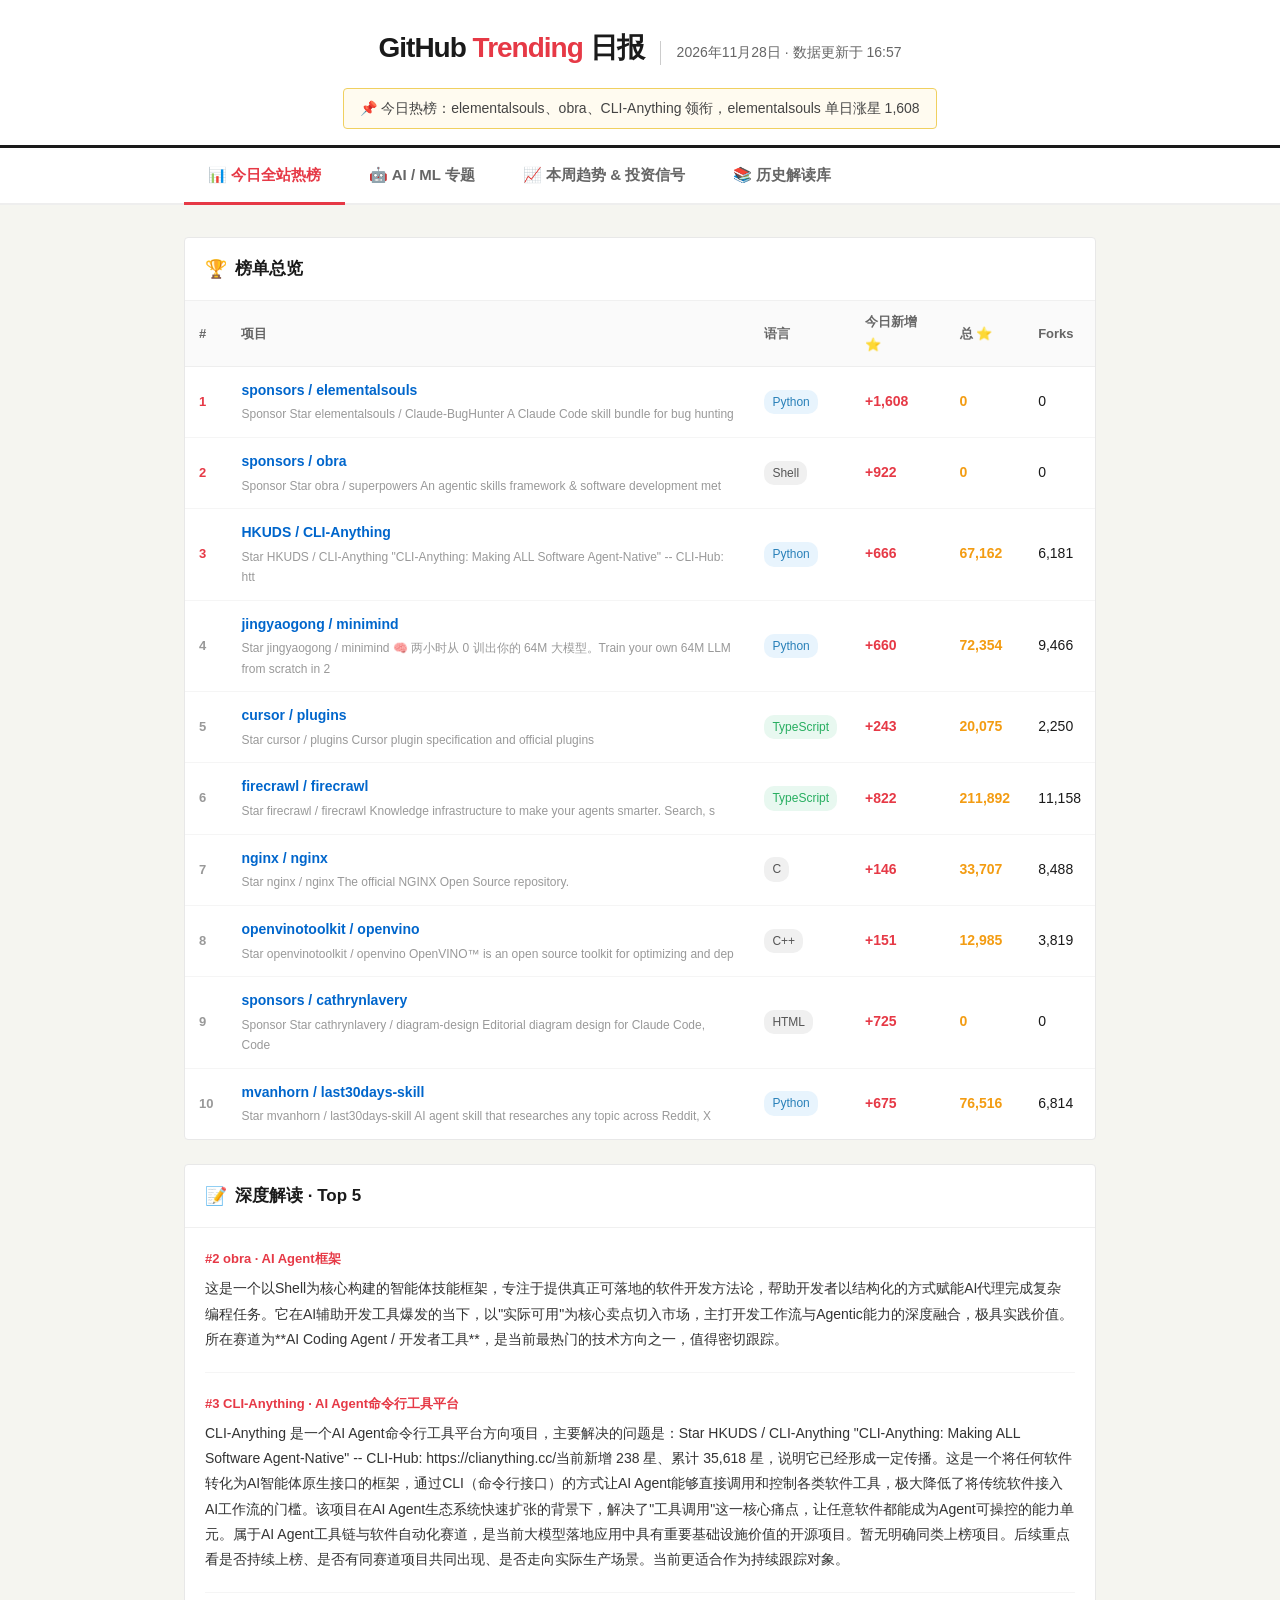
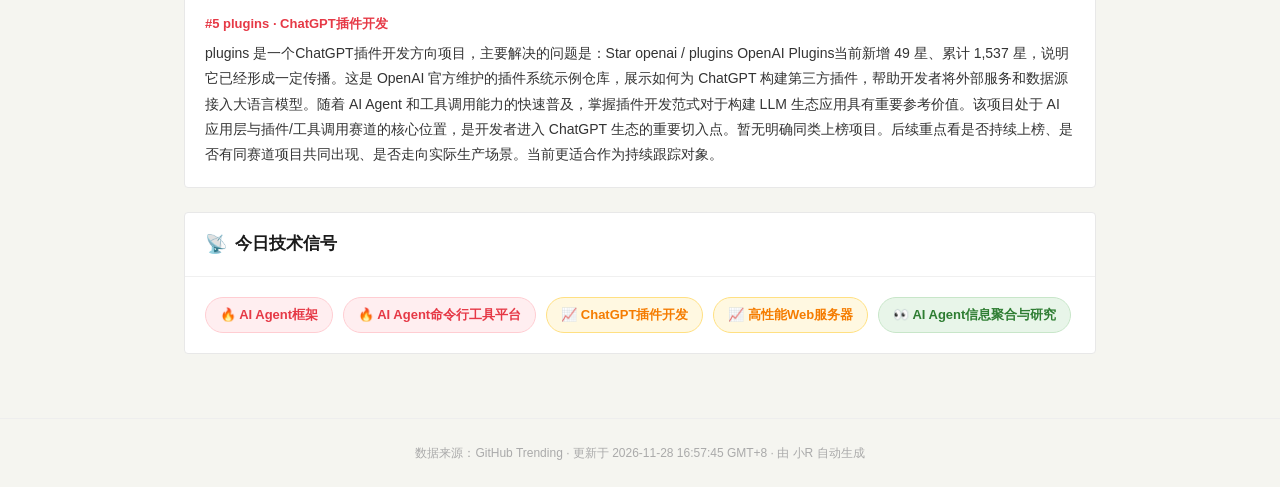
<file: index.html>
<!DOCTYPE html>
<html lang="zh-CN">
<head>
<meta charset="UTF-8">
<meta name="viewport" content="width=device-width,initial-scale=1.0">
<title>GitHub Trending 日报</title>
<style>*{margin:0;padding:0;box-sizing:border-box;}
body{font-family:-apple-system,BlinkMacSystemFont,"PingFang SC","Hiragino Sans GB","Microsoft YaHei",sans-serif;background:#f5f5f0;color:#1a1a1a;line-height:1.7;}
.header{background:#fff;border-bottom:3px solid #1a1a1a;padding:24px 0 16px;text-align:center;}
.header-inner{max-width:960px;margin:0 auto;padding:0 24px;}
.header-top{display:flex;align-items:baseline;justify-content:center;gap:16px;margin-bottom:8px;}
.logo{font-size:28px;font-weight:900;letter-spacing:-1px;color:#1a1a1a;}
.logo span{color:#e63946;}
.date{font-size:14px;color:#666;border-left:1px solid #ccc;padding-left:16px;}
.summary{font-size:14px;color:#444;background:#fffbf0;border:1px solid #f0d060;border-radius:4px;padding:8px 16px;display:inline-block;margin-top:8px;}
.tabs{background:#fff;border-bottom:2px solid #eee;position:sticky;top:0;z-index:10;}
.tabs-inner{max-width:960px;margin:0 auto;padding:0 24px;display:flex;}
.tab{padding:14px 24px;font-size:15px;font-weight:600;color:#666;cursor:pointer;border-bottom:3px solid transparent;margin-bottom:-2px;transition:all .2s;}
.tab:hover{color:#1a1a1a;}
.tab.active{color:#e63946;border-bottom-color:#e63946;}
.content{max-width:960px;margin:0 auto;padding:32px 24px;}
.panel{display:none;}
.panel.active{display:block;}
.section{background:#fff;border:1px solid #e8e8e8;border-radius:4px;margin-bottom:24px;overflow:hidden;}
.section-header{padding:16px 20px;border-bottom:1px solid #f0f0f0;display:flex;align-items:center;gap:8px;}
.section-title{font-size:17px;font-weight:700;}
.section-icon{font-size:18px;}
table{width:100%;border-collapse:collapse;}
th{background:#fafafa;padding:10px 14px;text-align:left;font-size:13px;font-weight:600;color:#666;border-bottom:1px solid #eee;}
td{padding:12px 14px;font-size:14px;border-bottom:1px solid #f5f5f5;vertical-align:middle;}
tr:last-child td{border-bottom:none;}
tr:hover td{background:#fafffe;}
.rank{font-weight:700;color:#999;font-size:13px;width:36px;}
.rank.top3{color:#e63946;}
.proj-name{font-weight:600;color:#0066cc;text-decoration:none;}
.proj-name:hover{text-decoration:underline;}
.proj-sub{font-size:12px;color:#999;margin-top:2px;}
.lang-tag{display:inline-block;padding:2px 8px;border-radius:10px;font-size:12px;font-weight:500;background:#f0f0f0;color:#555;}
.lang-Python{background:#e8f4fd;color:#2980b9;}
.lang-TypeScript{background:#e8f8f0;color:#27ae60;}
.lang-Rust{background:#fdf0e8;color:#e67e22;}
.lang-Kotlin{background:#f0e8fd;color:#8e44ad;}
.stars{font-weight:600;color:#f39c12;}
.stars-new{color:#e63946;font-weight:700;}
.insight-list{padding:20px;}
.insight-item{margin-bottom:20px;padding-bottom:20px;border-bottom:1px solid #f5f5f5;}
.insight-item:last-child{border-bottom:none;margin-bottom:0;padding-bottom:0;}
.insight-repo{font-size:13px;font-weight:700;color:#e63946;margin-bottom:6px;}
.insight-date{font-weight:400;color:#aaa;font-size:12px;}
.insight-text{font-size:14px;color:#333;line-height:1.8;}
.signal-tags{padding:20px;display:flex;flex-wrap:wrap;gap:10px;}
.signal-tag{padding:6px 14px;border-radius:20px;font-size:13px;font-weight:600;}
.tag-hot{background:#ffeef0;color:#e63946;border:1px solid #ffcdd2;}
.tag-rising{background:#fff8e1;color:#f57c00;border:1px solid #ffe082;}
.tag-watch{background:#e8f5e9;color:#2e7d32;border:1px solid #c8e6c9;}
.invest-cards{padding:20px;display:grid;grid-template-columns:repeat(2,1fr);gap:16px;}
.invest-card{border:1px solid #e8e8e8;border-radius:6px;padding:16px;}
.invest-dir{font-size:15px;font-weight:700;margin-bottom:8px;}
.invest-proj{font-size:12px;color:#666;margin-bottom:8px;}
.invest-bar-wrap{background:#f0f0f0;border-radius:4px;height:6px;margin-bottom:10px;}
.invest-bar{height:6px;border-radius:4px;}
.bar-strong{background:#e63946;width:90%;}
.bar-mid{background:#f39c12;width:60%;}
.bar-watch{background:#27ae60;width:35%;}
.invest-strength{font-size:12px;margin-bottom:4px;}
.str-strong{color:#e63946;font-weight:700;}
.str-mid{color:#f39c12;font-weight:700;}
.str-watch{color:#27ae60;font-weight:700;}
.footer{text-align:center;padding:24px;color:#aaa;font-size:12px;border-top:1px solid #eee;margin-top:8px;}
@media(max-width:640px){.invest-cards{grid-template-columns:1fr;}.tab{padding:10px 14px;font-size:13px;}}</style>
</head>
<body>
<div class="header">
<div class="header-inner">
  <div class="header-top">
    <div class="logo">GitHub <span>Trending</span> 日报</div>
    <div class="date">2026年11月28日 · 数据更新于 16:57</div>
  </div>
  <div class="summary">📌 今日热榜：elementalsouls、obra、CLI-Anything 领衔，elementalsouls 单日涨星 1,608</div>
</div>
</div>
<div class="tabs">
<div class="tabs-inner">
  <div class="tab active" onclick="showTab(0)">📊 今日全站热榜</div>
  <div class="tab" onclick="showTab(1)">🤖 AI / ML 专题</div>
  <div class="tab" onclick="showTab(2)">📈 本周趋势 &amp; 投资信号</div>
  <div class="tab" onclick="showTab(3)">📚 历史解读库</div>
</div>
</div>
<div class="content">

<div class="panel active" id="panel-0">
  <div class="section">
    <div class="section-header"><span class="section-icon">🏆</span><span class="section-title">榜单总览</span></div>
    <table><thead><tr><th>#</th><th>项目</th><th>语言</th><th>今日新增 ⭐</th><th>总 ⭐</th><th>Forks</th></tr></thead>
    <tbody><tr><td class="rank top3">1</td><td><a class="proj-name" href="https://github.com/sponsors/elementalsouls" target="_blank">sponsors / elementalsouls</a><div class="proj-sub">Sponsor Star elementalsouls / Claude-BugHunter A Claude Code skill bundle for bug hunting </div></td><td><span class="lang-tag lang-Python">Python</span></td><td class="stars-new">+1,608</td><td class="stars">0</td><td>0</td></tr>
<tr><td class="rank top3">2</td><td><a class="proj-name" href="https://github.com/sponsors/obra" target="_blank">sponsors / obra</a><div class="proj-sub">Sponsor Star obra / superpowers An agentic skills framework &amp; software development met</div></td><td><span class="lang-tag">Shell</span></td><td class="stars-new">+922</td><td class="stars">0</td><td>0</td></tr>
<tr><td class="rank top3">3</td><td><a class="proj-name" href="https://github.com/HKUDS/CLI-Anything" target="_blank">HKUDS / CLI-Anything</a><div class="proj-sub">Star HKUDS / CLI-Anything "CLI-Anything: Making ALL Software Agent-Native" -- CLI-Hub: htt</div></td><td><span class="lang-tag lang-Python">Python</span></td><td class="stars-new">+666</td><td class="stars">67,162</td><td>6,181</td></tr>
<tr><td class="rank">4</td><td><a class="proj-name" href="https://github.com/jingyaogong/minimind" target="_blank">jingyaogong / minimind</a><div class="proj-sub">Star jingyaogong / minimind 🧠 两小时从 0 训出你的 64M 大模型。Train your own 64M LLM from scratch in 2</div></td><td><span class="lang-tag lang-Python">Python</span></td><td class="stars-new">+660</td><td class="stars">72,354</td><td>9,466</td></tr>
<tr><td class="rank">5</td><td><a class="proj-name" href="https://github.com/cursor/plugins" target="_blank">cursor / plugins</a><div class="proj-sub">Star cursor / plugins Cursor plugin specification and official plugins</div></td><td><span class="lang-tag lang-TypeScript">TypeScript</span></td><td class="stars-new">+243</td><td class="stars">20,075</td><td>2,250</td></tr>
<tr><td class="rank">6</td><td><a class="proj-name" href="https://github.com/firecrawl/firecrawl" target="_blank">firecrawl / firecrawl</a><div class="proj-sub">Star firecrawl / firecrawl Knowledge infrastructure to make your agents smarter. Search, s</div></td><td><span class="lang-tag lang-TypeScript">TypeScript</span></td><td class="stars-new">+822</td><td class="stars">211,892</td><td>11,158</td></tr>
<tr><td class="rank">7</td><td><a class="proj-name" href="https://github.com/nginx/nginx" target="_blank">nginx / nginx</a><div class="proj-sub">Star nginx / nginx The official NGINX Open Source repository.</div></td><td><span class="lang-tag">C</span></td><td class="stars-new">+146</td><td class="stars">33,707</td><td>8,488</td></tr>
<tr><td class="rank">8</td><td><a class="proj-name" href="https://github.com/openvinotoolkit/openvino" target="_blank">openvinotoolkit / openvino</a><div class="proj-sub">Star openvinotoolkit / openvino OpenVINO™ is an open source toolkit for optimizing and dep</div></td><td><span class="lang-tag lang-C++">C++</span></td><td class="stars-new">+151</td><td class="stars">12,985</td><td>3,819</td></tr>
<tr><td class="rank">9</td><td><a class="proj-name" href="https://github.com/sponsors/cathrynlavery" target="_blank">sponsors / cathrynlavery</a><div class="proj-sub">Sponsor Star cathrynlavery / diagram-design Editorial diagram design for Claude Code, Code</div></td><td><span class="lang-tag">HTML</span></td><td class="stars-new">+725</td><td class="stars">0</td><td>0</td></tr>
<tr><td class="rank">10</td><td><a class="proj-name" href="https://github.com/mvanhorn/last30days-skill" target="_blank">mvanhorn / last30days-skill</a><div class="proj-sub">Star mvanhorn / last30days-skill AI agent skill that researches any topic across Reddit, X</div></td><td><span class="lang-tag lang-Python">Python</span></td><td class="stars-new">+675</td><td class="stars">76,516</td><td>6,814</td></tr>
</tbody></table>
  </div>
  <div class="section">
    <div class="section-header"><span class="section-icon">📝</span><span class="section-title">深度解读 · Top 5</span></div>
    <div class="insight-list"><div class="insight-item"><div class="insight-repo">#2 obra  · AI Agent框架</div><div class="insight-text">这是一个以Shell为核心构建的智能体技能框架，专注于提供真正可落地的软件开发方法论，帮助开发者以结构化的方式赋能AI代理完成复杂编程任务。它在AI辅助开发工具爆发的当下，以"实际可用"为核心卖点切入市场，主打开发工作流与Agentic能力的深度融合，极具实践价值。所在赛道为**AI Coding Agent / 开发者工具**，是当前最热门的技术方向之一，值得密切跟踪。</div></div>
<div class="insight-item"><div class="insight-repo">#3 CLI-Anything  · AI Agent命令行工具平台</div><div class="insight-text">CLI-Anything 是一个AI Agent命令行工具平台方向项目，主要解决的问题是：Star HKUDS / CLI-Anything "CLI-Anything: Making ALL Software Agent-Native" -- CLI-Hub: https://clianything.cc/当前新增 238 星、累计 35,618 星，说明它已经形成一定传播。这是一个将任何软件转化为AI智能体原生接口的框架，通过CLI（命令行接口）的方式让AI Agent能够直接调用和控制各类软件工具，极大降低了将传统软件接入AI工作流的门槛。该项目在AI Agent生态系统快速扩张的背景下，解决了"工具调用"这一核心痛点，让任意软件都能成为Agent可操控的能力单元。属于AI Agent工具链与软件自动化赛道，是当前大模型落地应用中具有重要基础设施价值的开源项目。暂无明确同类上榜项目。后续重点看是否持续上榜、是否有同赛道项目共同出现、是否走向实际生产场景。当前更适合作为持续跟踪对象。</div></div>
<div class="insight-item"><div class="insight-repo">#5 plugins  · ChatGPT插件开发</div><div class="insight-text">plugins 是一个ChatGPT插件开发方向项目，主要解决的问题是：Star openai / plugins OpenAI Plugins当前新增 49 星、累计 1,537 星，说明它已经形成一定传播。这是 OpenAI 官方维护的插件系统示例仓库，展示如何为 ChatGPT 构建第三方插件，帮助开发者将外部服务和数据源接入大语言模型。随着 AI Agent 和工具调用能力的快速普及，掌握插件开发范式对于构建 LLM 生态应用具有重要参考价值。该项目处于 AI 应用层与插件/工具调用赛道的核心位置，是开发者进入 ChatGPT 生态的重要切入点。暂无明确同类上榜项目。后续重点看是否持续上榜、是否有同赛道项目共同出现、是否走向实际生产场景。当前更适合作为持续跟踪对象。</div></div>
</div>
  </div>
  <div class="section">
    <div class="section-header"><span class="section-icon">📡</span><span class="section-title">今日技术信号</span></div>
    <div class="signal-tags"><span class="signal-tag tag-hot">🔥 AI Agent框架</span>
<span class="signal-tag tag-hot">🔥 AI Agent命令行工具平台</span>
<span class="signal-tag tag-rising">📈 ChatGPT插件开发</span>
<span class="signal-tag tag-rising">📈 高性能Web服务器</span>
<span class="signal-tag tag-watch">👀 AI Agent信息聚合与研究</span>
</div>
  </div>
</div>

<div class="panel" id="panel-1">
  <div class="section">
    <div class="section-header"><span class="section-icon">🤖</span><span class="section-title">AI / ML 今日热榜</span></div>
    <table><thead><tr><th>#</th><th>项目</th><th>语言</th><th>今日新增 ⭐</th><th>总 ⭐</th><th>Forks</th></tr></thead>
    <tbody><tr><td class="rank top3">1</td><td><a class="proj-name" href="https://github.com/sponsors/elementalsouls" target="_blank">sponsors / elementalsouls</a><div class="proj-sub">Sponsor Star elementalsouls / Claude-BugHunter A Claude Code skill bundle for bug hunting </div></td><td><span class="lang-tag lang-Python">Python</span></td><td class="stars-new">+1,608</td><td class="stars">0</td><td>0</td></tr>
<tr><td class="rank top3">2</td><td><a class="proj-name" href="https://github.com/sponsors/obra" target="_blank">sponsors / obra</a><div class="proj-sub">Sponsor Star obra / superpowers An agentic skills framework &amp; software development met</div></td><td><span class="lang-tag">Shell</span></td><td class="stars-new">+922</td><td class="stars">0</td><td>0</td></tr>
<tr><td class="rank top3">3</td><td><a class="proj-name" href="https://github.com/HKUDS/CLI-Anything" target="_blank">HKUDS / CLI-Anything</a><div class="proj-sub">Star HKUDS / CLI-Anything "CLI-Anything: Making ALL Software Agent-Native" -- CLI-Hub: htt</div></td><td><span class="lang-tag lang-Python">Python</span></td><td class="stars-new">+666</td><td class="stars">67,162</td><td>6,181</td></tr>
<tr><td class="rank">4</td><td><a class="proj-name" href="https://github.com/jingyaogong/minimind" target="_blank">jingyaogong / minimind</a><div class="proj-sub">Star jingyaogong / minimind 🧠 两小时从 0 训出你的 64M 大模型。Train your own 64M LLM from scratch in 2</div></td><td><span class="lang-tag lang-Python">Python</span></td><td class="stars-new">+660</td><td class="stars">72,354</td><td>9,466</td></tr>
<tr><td class="rank">5</td><td><a class="proj-name" href="https://github.com/firecrawl/firecrawl" target="_blank">firecrawl / firecrawl</a><div class="proj-sub">Star firecrawl / firecrawl Knowledge infrastructure to make your agents smarter. Search, s</div></td><td><span class="lang-tag lang-TypeScript">TypeScript</span></td><td class="stars-new">+822</td><td class="stars">211,892</td><td>11,158</td></tr>
<tr><td class="rank">6</td><td><a class="proj-name" href="https://github.com/openvinotoolkit/openvino" target="_blank">openvinotoolkit / openvino</a><div class="proj-sub">Star openvinotoolkit / openvino OpenVINO™ is an open source toolkit for optimizing and dep</div></td><td><span class="lang-tag lang-C++">C++</span></td><td class="stars-new">+151</td><td class="stars">12,985</td><td>3,819</td></tr>
<tr><td class="rank">7</td><td><a class="proj-name" href="https://github.com/sponsors/cathrynlavery" target="_blank">sponsors / cathrynlavery</a><div class="proj-sub">Sponsor Star cathrynlavery / diagram-design Editorial diagram design for Claude Code, Code</div></td><td><span class="lang-tag">HTML</span></td><td class="stars-new">+725</td><td class="stars">0</td><td>0</td></tr>
<tr><td class="rank">8</td><td><a class="proj-name" href="https://github.com/mvanhorn/last30days-skill" target="_blank">mvanhorn / last30days-skill</a><div class="proj-sub">Star mvanhorn / last30days-skill AI agent skill that researches any topic across Reddit, X</div></td><td><span class="lang-tag lang-Python">Python</span></td><td class="stars-new">+675</td><td class="stars">76,516</td><td>6,814</td></tr>
<tr><td class="rank">9</td><td><a class="proj-name" href="https://github.com/google-labs-code/stitch-skills" target="_blank">google-labs-code / stitch-skills</a><div class="proj-sub">Star google-labs-code / stitch-skills A library of Agent Skills designed to work with the </div></td><td><span class="lang-tag lang-TypeScript">TypeScript</span></td><td class="stars-new">+311</td><td class="stars">13,684</td><td>1,639</td></tr>
<tr><td class="rank">10</td><td><a class="proj-name" href="https://github.com/sponsors/mjmirza" target="_blank">sponsors / mjmirza</a><div class="proj-sub">Sponsor Star mjmirza / app-store-compliance Avoid common App Store and Google Play rejecti</div></td><td><span class="lang-tag">Shell</span></td><td class="stars-new">+530</td><td class="stars">0</td><td>0</td></tr>
</tbody></table>
  </div>
  <div class="section">
    <div class="section-header"><span class="section-icon">🔬</span><span class="section-title">AI 视角深度解读 · Top 5</span></div>
    <div class="insight-list"><div class="insight-item"><div class="insight-repo">#2 obra  · AI Agent框架</div><div class="insight-text">这是一个以Shell为核心构建的智能体技能框架，专注于提供真正可落地的软件开发方法论，帮助开发者以结构化的方式赋能AI代理完成复杂编程任务。它在AI辅助开发工具爆发的当下，以"实际可用"为核心卖点切入市场，主打开发工作流与Agentic能力的深度融合，极具实践价值。所在赛道为**AI Coding Agent / 开发者工具**，是当前最热门的技术方向之一，值得密切跟踪。</div></div>
<div class="insight-item"><div class="insight-repo">#3 CLI-Anything  · AI Agent命令行工具平台</div><div class="insight-text">CLI-Anything 是一个AI Agent命令行工具平台方向项目，主要解决的问题是：Star HKUDS / CLI-Anything "CLI-Anything: Making ALL Software Agent-Native" -- CLI-Hub: https://clianything.cc/当前新增 238 星、累计 35,618 星，说明它已经形成一定传播。这是一个将任何软件转化为AI智能体原生接口的框架，通过CLI（命令行接口）的方式让AI Agent能够直接调用和控制各类软件工具，极大降低了将传统软件接入AI工作流的门槛。该项目在AI Agent生态系统快速扩张的背景下，解决了"工具调用"这一核心痛点，让任意软件都能成为Agent可操控的能力单元。属于AI Agent工具链与软件自动化赛道，是当前大模型落地应用中具有重要基础设施价值的开源项目。暂无明确同类上榜项目。后续重点看是否持续上榜、是否有同赛道项目共同出现、是否走向实际生产场景。当前更适合作为持续跟踪对象。</div></div>
</div>
  </div>
  <div class="section">
    <div class="section-header"><span class="section-icon">📡</span><span class="section-title">AI 今日核心信号</span></div>
    <div class="signal-tags"><span class="signal-tag tag-hot">🔥 AI Agent框架</span>
<span class="signal-tag tag-hot">🔥 AI Agent命令行工具平台</span>
<span class="signal-tag tag-rising">📈 AI Agent信息聚合与研究</span>
</div>
  </div>
</div>

<div class="panel" id="panel-2">
  <div class="section">
    <div class="section-header"><span class="section-icon">📅</span><span class="section-title">本周全站热榜</span></div>
    <table><thead><tr><th>#</th><th>项目</th><th>语言</th><th>本周新增 ⭐</th><th>总 ⭐</th><th>Forks</th></tr></thead>
    <tbody><tr><td class="rank top3">1</td><td><a class="proj-name" href="https://github.com/backnotprop/plannotator" target="_blank">backnotprop / plannotator</a><div class="proj-sub">Star backnotprop / plannotator The workspace to stay in the loop and on top of agents - sh</div></td><td><span class="lang-tag lang-TypeScript">TypeScript</span></td><td class="stars-new">+1,596</td><td class="stars">15,471</td><td>1,479</td></tr>
<tr><td class="rank top3">2</td><td><a class="proj-name" href="https://github.com/google-labs-code/stitch-skills" target="_blank">google-labs-code / stitch-skills</a><div class="proj-sub">Star google-labs-code / stitch-skills A library of Agent Skills designed to work with the </div></td><td><span class="lang-tag lang-TypeScript">TypeScript</span></td><td class="stars-new">+2,616</td><td class="stars">13,685</td><td>1,639</td></tr>
<tr><td class="rank top3">3</td><td><a class="proj-name" href="https://github.com/GoogleChrome/modern-web-guidance-src" target="_blank">GoogleChrome / modern-web-guidance-src</a><div class="proj-sub">Star GoogleChrome / modern-web-guidance-src Keep your coding agent up to date with the lat</div></td><td><span class="lang-tag lang-TypeScript">TypeScript</span></td><td class="stars-new">+2,008</td><td class="stars">11,519</td><td>850</td></tr>
<tr><td class="rank">4</td><td><a class="proj-name" href="https://github.com/n8n-io/nod" target="_blank">n8n-io / nod</a><div class="proj-sub">Star n8n-io / nod Open source personal agent with its own computer. It chases invoices, pr</div></td><td><span class="lang-tag lang-TypeScript">TypeScript</span></td><td class="stars-new">+1,424</td><td class="stars">4,513</td><td>680</td></tr>
<tr><td class="rank">5</td><td><a class="proj-name" href="https://github.com/alibaba/open-code-review" target="_blank">alibaba / open-code-review</a><div class="proj-sub">Star alibaba / open-code-review Secure, fast, efficient, battle-tested at Alibaba's scale.</div></td><td><span class="lang-tag">Go</span></td><td class="stars-new">+2,335</td><td class="stars">56,979</td><td>4,710</td></tr>
<tr><td class="rank">6</td><td><a class="proj-name" href="https://github.com/mvanhorn/last30days-skill" target="_blank">mvanhorn / last30days-skill</a><div class="proj-sub">Star mvanhorn / last30days-skill AI agent skill that researches any topic across Reddit, X</div></td><td><span class="lang-tag lang-Python">Python</span></td><td class="stars-new">+5,072</td><td class="stars">76,516</td><td>6,814</td></tr>
<tr><td class="rank">7</td><td><a class="proj-name" href="https://github.com/ChromeDevTools/chrome-devtools-mcp" target="_blank">ChromeDevTools / chrome-devtools-mcp</a><div class="proj-sub">Star ChromeDevTools / chrome-devtools-mcp Chrome DevTools for coding agents</div></td><td><span class="lang-tag lang-TypeScript">TypeScript</span></td><td class="stars-new">+1,150</td><td class="stars">59,663</td><td>4,850</td></tr>
<tr><td class="rank">8</td><td><a class="proj-name" href="https://github.com/tradermonty/claude-trading-skills" target="_blank">tradermonty / claude-trading-skills</a><div class="proj-sub">Star tradermonty / claude-trading-skills Claude Code skills for equity investors and trade</div></td><td><span class="lang-tag lang-Python">Python</span></td><td class="stars-new">+1,332</td><td class="stars">8,771</td><td>1,577</td></tr>
<tr><td class="rank">9</td><td><a class="proj-name" href="https://github.com/ag-ui-protocol/ag-ui" target="_blank">ag-ui-protocol / ag-ui</a><div class="proj-sub">Star ag-ui-protocol / ag-ui AG-UI: the Agent-User Interaction Protocol. Bring Agents into </div></td><td><span class="lang-tag lang-TypeScript">TypeScript</span></td><td class="stars-new">+1,185</td><td class="stars">21,989</td><td>2,194</td></tr>
<tr><td class="rank">10</td><td><a class="proj-name" href="https://github.com/meta/astryx" target="_blank">meta / astryx</a><div class="proj-sub">Star meta / astryx An open source design system that's fully customizable and agent ready</div></td><td><span class="lang-tag lang-TypeScript">TypeScript</span></td><td class="stars-new">+2,306</td><td class="stars">33,573</td><td>2,619</td></tr>
</tbody></table>
  </div>
  <div class="section">
    <div class="section-header"><span class="section-icon">📝</span><span class="section-title">本周深度解读 · Top 5</span></div>
    <div class="insight-list"><div class="insight-item"><div class="insight-text">暂无解读</div></div></div>
  </div>
  <div class="section">
    <div class="section-header"><span class="section-icon">💡</span><span class="section-title">本周投资信号拆解</span></div>
    <div class="invest-cards"><div class="invest-card">
  <div class="invest-dir">🤖 AI Agent框架</div>
  <div class="invest-proj">代表项目：obra · GenericAgent · openai-agents-python</div>
  <div class="invest-bar-wrap"><div class="invest-bar bar-strong"></div></div>
  <div class="invest-strength str-strong">信号强度：强</div>
</div>
<div class="invest-card">
  <div class="invest-dir">🛠️ Claude 工具链生态</div>
  <div class="invest-proj">代表项目：andrej-karpathy-skills · claude-code-best-practice · seomachine</div>
  <div class="invest-bar-wrap"><div class="invest-bar bar-strong"></div></div>
  <div class="invest-strength str-strong">信号强度：强</div>
</div>
<div class="invest-card">
  <div class="invest-dir">📱 AI编程助手</div>
  <div class="invest-proj">代表项目：free-claude-code · cline · Roo-Code</div>
  <div class="invest-bar-wrap"><div class="invest-bar bar-mid"></div></div>
  <div class="invest-strength str-mid">信号强度：中</div>
</div>
<div class="invest-card">
  <div class="invest-dir">🎓 金融 AI 量化</div>
  <div class="invest-proj">代表项目：Kronos · ai-hedge-fund</div>
  <div class="invest-bar-wrap"><div class="invest-bar bar-watch"></div></div>
  <div class="invest-strength str-watch">信号强度：观察中</div>
</div>
</div>
  </div>
</div>

<div class="panel" id="panel-3">
  <div class="section">
    <div class="section-header"><span class="section-icon">📚</span><span class="section-title">历史解读库 · 按首次上榜时间倒序</span></div>
    <div class="insight-list"><div class="insight-item"><div class="insight-repo">CoplayDev  · Unity编辑器AI自动化工具  <span class="insight-date">首次上榜 2026-07-06</span></div><div class="insight-text">CoplayDev 是一个Unity编辑器AI自动化工具方向项目，主要解决的问题是：Sponsor Star CoplayDev / unity-mcp Unity MCP acts as a bridge between AI assistants and your Unity Editor. Give your LLM tools to manage assets, control scenes, edit scripts, and automate tasks within Unity.当前新增 414 星、累计 0 星，说明它已经形成一定传播。这是一个将AI大语言模型与Unity编辑器深度集成的MCP（Model Context Protocol）桥接工具，让AI助手能够直接操控Unity中的资产管理、场景编辑、脚本修改和任务自动化，极大提升游戏开发效率。随着AI辅助编程浪潮兴起，将LLM能力延伸至专业创作工具的需求日益迫切，该项目为游戏开发者提供了一条切实可行的AI增强工作流路径。属于**AI Agent工具集成 × 游戏开发自动化**赛道，是MCP生态向垂直领域扩展的典型代表。暂无明确同类上榜项目。后续重点看是否持续上榜、是否有同赛道项目共同出现、是否走向实际生产场景。当前更适合作为持续跟踪对象。</div></div>
<div class="insight-item"><div class="insight-repo">Zackriya-Solutions  · AI会议助手本地化处理  <span class="insight-date">首次上榜 2026-07-05</span></div><div class="insight-text">Zackriya-Solutions 是一个AI会议助手本地化处理方向项目，主要解决的问题是：Sponsor Star Zackriya-Solutions / meetily Privacy first, AI meeting assistant with 4x faster Parakeet/Whisper live transcription, speaker diarization, and Ollama summarization built on Rust. 100% local processing. no cloud required. Meetily (Meetly Ai - https://meetily.ai) is the #1 Self-hosted, Open-source Ai meeting note taker for macOS & Windows.当前新增 718 星、累计 0 星，说明它已经形成一定传播。一款基于 Rust 构建的本地优先 AI 会议助手，支持实时语音转文字（Parakeet/Whisper 加速4倍）、说话人识别及 Ollama 本地大模型摘要，全程 100% 本地处理，零云端依赖，完美保护会议隐私。对于企业和个人用户而言，既解决了敏感会议内容泄露的合规风险，又提供了媲美商业产品的智能笔记体验。该项目处于 **本地化 AI 生产力工具** 赛道，是自托管 AI 应用快速崛起趋势下的典型代表。暂无明确同类上榜项目。后续重点看是否持续上榜、是否有同赛道项目共同出现、是否走向实际生产场景。当前更适合作为持续跟踪对象。</div></div>
<div class="insight-item"><div class="insight-repo">immich  · 自托管照片视频管理  <span class="insight-date">首次上榜 2026-07-05</span></div><div class="insight-text">immich 是一个自托管照片视频管理方向项目，主要解决的问题是：Star immich-app / immich High performance self-hosted photo and video management solution.当前新增 201 星、累计 105,632 星，说明它已经形成一定传播。高性能自托管照片和视频管理解决方案，提供媲美 Google Photos 的完整功能体验，包括自动备份、人脸识别、地图浏览等，让用户在本地服务器上完全掌控私人媒体数据。随着隐私意识觉醒和云服务订阅费用上涨，自托管替代方案需求持续爆发，Immich 凭借出色的性能和活跃的社区迭代速度成为该领域最受欢迎的选择。项目处于**隐私优先的自托管基础设施**赛道，是 HomeServer / Self-Hosted 生态中的明星级项目。暂无明确同类上榜项目。后续重点看是否持续上榜、是否有同赛道项目共同出现、是否走向实际生产场景。当前更适合作为持续跟踪对象。</div></div>
<div class="insight-item"><div class="insight-repo">maven  · Java构建与项目管理工具  <span class="insight-date">首次上榜 2026-07-05</span></div><div class="insight-text">maven 是一个Java构建与项目管理工具方向项目，主要解决的问题是：Star apache / maven Apache Maven core当前新增 157 星、累计 5,269 星，说明它已经形成一定传播。Apache Maven 是 Java 生态中最主流的项目构建和依赖管理工具，广泛应用于企业级 Java/Kotlin 项目的编译、测试、打包及发布全生命周期管理。作为 Apache 基金会的顶级项目，其成熟稳定的插件体系和中央仓库生态使其成为 Java 开发的基础设施标配。该项目属于**构建工具与 DevOps 工具链**赛道，尽管面临 Gradle 的竞争，但其在大型企业和开源社区的统治地位依然稳固，值得持续关注其现代化演进方向。暂无明确同类上榜项目。后续重点看是否持续上榜、是否有同赛道项目共同出现、是否走向实际生产场景。当前更适合作为持续跟踪对象。</div></div>
<div class="insight-item"><div class="insight-repo">romm  · 游戏ROM自托管管理  <span class="insight-date">首次上榜 2026-07-04</span></div><div class="insight-text">romm 是一个游戏ROM自托管管理方向项目，主要解决的问题是：Star rommapp / romm A beautiful, powerful, self-hosted rom manager and player.当前新增 239 星、累计 9,811 星，说明它已经形成一定传播。一款功能强大的自托管 ROM 管理与游戏模拟器平台，支持游戏封面自动刮削、元数据管理及在线直接游玩，非常适合复古游戏爱好者构建个人游戏库。凭借精美的界面设计和完善的自托管方案，在隐私优先的个人媒体管理领域极具吸引力。属于自托管/HomeServer 与复古游戏保存技术赛道，近万星的社区热度印证了其旺盛的用户需求。暂无明确同类上榜项目。后续重点看是否持续上榜、是否有同赛道项目共同出现、是否走向实际生产场景。当前更适合作为持续跟踪对象。</div></div>
<div class="insight-item"><div class="insight-repo">pytorch  · 深度学习框架  <span class="insight-date">首次上榜 2026-07-04</span></div><div class="insight-text">pytorch 是一个深度学习框架方向项目，主要解决的问题是：Star pytorch / pytorch Tensors and Dynamic neural networks in Python with strong GPU acceleration当前新增 293 星、累计 101,434 星，说明它已经形成一定传播。PyTorch 是目前最主流的深度学习框架之一，提供动态计算图、强大的GPU加速以及灵活的Python接口，广泛应用于学术研究、计算机视觉、自然语言处理等AI领域。它以"先定义后执行"到"动态图"的设计理念显著降低了模型调试难度，已成为顶级AI研究机构和大厂的首选框架。所在赛道为深度学习基础设施与AI框架，是整个AI生态的底层基石。暂无明确同类上榜项目。后续重点看是否持续上榜、是否有同赛道项目共同出现、是否走向实际生产场景。当前更适合作为持续跟踪对象。</div></div>
<div class="insight-item"><div class="insight-repo">elasticsearch  · 分布式全文搜索引擎  <span class="insight-date">首次上榜 2026-07-04</span></div><div class="insight-text">elasticsearch 是一个分布式全文搜索引擎方向项目，主要解决的问题是：Star elastic / elasticsearch Free and Open Source, Distributed, RESTful Search Engine当前新增 91 星、累计 77,337 星，说明它已经形成一定传播。这是业界最广泛使用的分布式搜索与分析引擎，支持全文检索、日志分析、实时数据聚合等场景，是构建企业级搜索系统的核心基础设施。凭借其强大的RESTful API、近实时搜索能力以及与Kibana、Logstash的生态协同，成为ELK技术栈的核心支柱，广泛应用于电商、安全监控、可观测性平台等领域。所在赛道为分布式搜索与大数据分析，是该领域无可替代的标杆级开源项目。暂无明确同类上榜项目。后续重点看是否持续上榜、是否有同赛道项目共同出现、是否走向实际生产场景。当前更适合作为持续跟踪对象。</div></div>
<div class="insight-item"><div class="insight-repo">agentskills  · AI Agent技能规范文档  <span class="insight-date">首次上榜 2026-07-04</span></div><div class="insight-text">agentskills 是一个AI Agent技能规范文档方向项目，主要解决的问题是：Star agentskills / agentskills Specification and documentation for Agent Skills当前新增 406 星、累计 22,001 星，说明它已经形成一定传播。一个专注于 Agent 技能规范与文档化的框架项目，为 AI Agent 的能力定义、接口标准化提供统一规范，适用于构建可复用、可组合的智能体技能体系。在 AI Agent 工程化落地成为主流趋势的背景下，该项目致力于解决多 Agent 协作中技能标准化缺失的核心痛点，具有较强的生态整合价值。属于 AI Agent 基础设施与工程化赛道，是当前最热门的 LLM 应用层建设方向之一。暂无明确同类上榜项目。后续重点看是否持续上榜、是否有同赛道项目共同出现、是否走向实际生产场景。当前更适合作为持续跟踪对象。</div></div>
<div class="insight-item"><div class="insight-repo">JuliusBrussee  · 提示词压缩优化  <span class="insight-date">首次上榜 2026-07-03</span></div><div class="insight-text">JuliusBrussee 是一个提示词压缩优化方向项目，主要解决的问题是：Sponsor Star JuliusBrussee / caveman 🪨 why use many token when few token do trick — Claude Code skill that cuts 65% of tokens by talking like caveman当前新增 926 星、累计 0 星，说明它已经形成一定传播。这是一个专为 Claude Code 设计的提示词优化技巧，通过"穴居人说话风格"（极度精简语法）将 Token 消耗降低 65%，在 AI 编程助手日益普及、API 成本备受关注的背景下，提供了一种低成本、高实用价值的 Prompt 工程方案。单日新增 926 星的爆发式增长说明开发者对降低 AI 使用成本有强烈需求，值得关注其背后的 Token 压缩方法论。所在赛道为 **Prompt Engineering / AI 成本优化**。暂无明确同类上榜项目。后续重点看是否持续上榜、是否有同赛道项目共同出现、是否走向实际生产场景。当前更适合作为持续跟踪对象。</div></div>
<div class="insight-item"><div class="insight-repo">clean-code-javascript  · JavaScript代码质量规范  <span class="insight-date">首次上榜 2026-07-03</span></div><div class="insight-text">clean-code-javascript 是一个JavaScript代码质量规范方向项目，主要解决的问题是：Star ryanmcdermott / clean-code-javascript Clean Code concepts adapted for JavaScript当前新增 27 星、累计 94,562 星，说明它已经形成一定传播。将 Robert C. Martin《代码整洁之道》的核心原则移植到 JavaScript 场景，提供命名、函数、类、测试等维度的最佳实践示例，适合所有 JS 开发者作为日常编码规范参考。该项目近 10 万 Star 证明其在工程质量领域的权威地位，是前端/Node.js 团队建立代码文化的必备读物。所在赛道为软件工程规范与代码质量，属于开发者基础能力建设的常青型资源。暂无明确同类上榜项目。后续重点看是否持续上榜、是否有同赛道项目共同出现、是否走向实际生产场景。当前更适合作为持续跟踪对象。</div></div>
<div class="insight-item"><div class="insight-repo">codex-plugin-cc  · AI代码审查插件工具  <span class="insight-date">首次上榜 2026-07-03</span></div><div class="insight-text">codex-plugin-cc 是一个AI代码审查插件工具方向项目，主要解决的问题是：Star openai / codex-plugin-cc Use Codex from Claude Code to review code or delegate tasks.当前新增 352 星、累计 22,634 星，说明它已经形成一定传播。这是一个将 OpenAI Codex 能力集成到 Claude Code 环境中的插件，允许开发者在 Claude Code 工作流内直接调用 Codex 进行代码审查或任务委托，实现两大 AI 编程助手的协同使用。它打破了单一 AI 工具的边界，让开发者可以根据场景灵活切换和组合不同模型的优势，极大提升编程效率。该项目处于 AI 编程辅助与 IDE 插件集成赛道，代表了多 AI Agent 协作的前沿探索方向，值得关注。暂无明确同类上榜项目。后续重点看是否持续上榜、是否有同赛道项目共同出现、是否走向实际生产场景。当前更适合作为持续跟踪对象。</div></div>
<div class="insight-item"><div class="insight-repo">cs249r_book  · 机器学习系统教材  <span class="insight-date">首次上榜 2026-07-03</span></div><div class="insight-text">cs249r_book 是一个机器学习系统教材方向项目，主要解决的问题是：Star harvard-edge / cs249r_book Machine Learning Systems当前新增 68 星、累计 25,586 星，说明它已经形成一定传播。这是哈佛大学边缘计算团队出品的《机器学习系统》教材，系统覆盖从模型训练到边缘部署的完整技术栈，适合希望深入理解MLSys底层原理的工程师和研究者。该书以开源形式持续更新，结合实际硬件约束讲解高效推理、TinyML等前沿议题，是学习嵌入式AI与系统优化的高质量权威资源。所在赛道为机器学习系统（MLSys）与边缘智能，正处于AIoT和端侧推理需求爆发的核心方向。暂无明确同类上榜项目。后续重点看是否持续上榜、是否有同赛道项目共同出现、是否走向实际生产场景。当前更适合作为持续跟踪对象。</div></div>
<div class="insight-item"><div class="insight-repo">checkout  · Git仓库检出自动化  <span class="insight-date">首次上榜 2026-07-03</span></div><div class="insight-text">checkout 是一个Git仓库检出自动化方向项目，主要解决的问题是：Star actions / checkout Action for checking out a repo当前新增 26 星、累计 8,161 星，说明它已经形成一定传播。这是 GitHub Actions 官方提供的代码仓库检出动作，几乎所有 CI/CD 流水线都需要它来将代码拉取到工作环境中，是自动化工作流的基础组件。作为官方维护的核心 Action，其稳定性和安全性直接影响数百万个项目的构建流程，值得持续关注其版本更新与安全修复。所在赛道为 DevOps/CI CD 自动化基础设施领域。暂无明确同类上榜项目。后续重点看是否持续上榜、是否有同赛道项目共同出现、是否走向实际生产场景。当前更适合作为持续跟踪对象。</div></div>
<div class="insight-item"><div class="insight-repo">karukan  · 神经网络日语输入法引擎  <span class="insight-date">首次上榜 2026-07-02</span></div><div class="insight-text">karukan 是一个神经网络日语输入法引擎方向项目，主要解决的问题是：Star togatoga / karukan Japanese Input Method System for Linux, macOS, Neural Kana-Kanji Conversion Engine当前新增 42 星、累计 580 星，说明它已经形成一定传播。这是一个用 Rust 实现的日语输入法系统，基于神经网络驱动的假名-汉字转换引擎，支持 Linux 和 macOS 平台，将深度学习技术引入传统输入法领域，转换质量更贴近自然语言习惯。对于日语开发者和输入法技术研究者而言极具参考价值，展示了如何用 Rust 构建高性能系统级语言工具。项目处于**系统软件 × NLP × Rust 生态**交叉赛道，随着 Rust 在系统编程中的持续崛起，这类兼顾性能与 AI 能力的输入法引擎值得重点关注。暂无明确同类上榜项目。后续重点看是否持续上榜、是否有同赛道项目共同出现、是否走向实际生产场景。当前更适合作为持续跟踪对象。</div></div>
<div class="insight-item"><div class="insight-repo">logto-io  · 身份认证授权基础设施  <span class="insight-date">首次上榜 2026-07-02</span></div><div class="insight-text">logto-io 是一个身份认证授权基础设施方向项目，主要解决的问题是：Sponsor Star logto-io / logto 🧑‍🚀 Authentication and authorization infrastructure for SaaS and AI apps, built on OIDC and OAuth 2.1 with multi-tenancy, SSO, and RBAC.当前新增 113 星、累计 0 星，说明它已经形成一定传播。基于 OIDC 和 OAuth 2.1 构建的现代身份认证与授权基础设施，专为 SaaS 和 AI 应用设计，原生支持多租户、SSO 单点登录和 RBAC 角色权限管理。随着 AI 应用爆发式增长，安全可靠的身份认证层成为刚需，Logto 提供开源自托管方案，帮助开发者快速集成企业级身份体系而无需从零构建。该项目处于 Identity & Access Management（IAM）赛道，是 Auth0、Okta 等商业产品的有力开源替代。暂无明确同类上榜项目。后续重点看是否持续上榜、是否有同赛道项目共同出现、是否走向实际生产场景。当前更适合作为持续跟踪对象。</div></div>
<div class="insight-item"><div class="insight-repo">astryx  · UI设计系统组件库  <span class="insight-date">首次上榜 2026-07-02</span></div><div class="insight-text">astryx 是一个UI设计系统组件库方向项目，主要解决的问题是：Star facebook / astryx An open source design system that's fully customizable and agent ready当前新增 708 星、累计 2,642 星，说明它已经形成一定传播。这是 Facebook 开源的一套完全可定制的设计系统，最大亮点在于"agent ready"——专为 AI Agent 场景优化，使 AI 能够直接理解和操作 UI 组件。在 AI 驱动的前端开发浪潮下，传统设计系统正在向智能化演进，该项目代表了这一转型方向。属于 **UI 设计系统 × AI Agent** 交叉赛道，值得前端工程师和 AI 应用开发者重点关注。暂无明确同类上榜项目。后续重点看是否持续上榜、是否有同赛道项目共同出现、是否走向实际生产场景。当前更适合作为持续跟踪对象。</div></div>
<div class="insight-item"><div class="insight-repo">olmocr  · PDF文档LLM数据处理  <span class="insight-date">首次上榜 2026-07-02</span></div><div class="insight-text">olmocr 是一个PDF文档LLM数据处理方向项目，主要解决的问题是：Star allenai / olmocr Toolkit for linearizing PDFs for LLM datasets/training当前新增 334 星、累计 18,267 星，说明它已经形成一定传播。专为LLM训练数据准备设计的PDF线性化工具包，能够将复杂PDF文档高效转换为结构化文本，解决大模型训练中文档数据处理的痛点。由顶级AI研究机构AllenAI出品，质量和可靠性有保障，适用于构建高质量预训练语料库的场景。项目处于**AI基础设施/数据工程**赛道，随着LLM训练对高质量文档数据需求持续增长，这类工具的重要性将愈发突出。暂无明确同类上榜项目。后续重点看是否持续上榜、是否有同赛道项目共同出现、是否走向实际生产场景。当前更适合作为持续跟踪对象。</div></div>
<div class="insight-item"><div class="insight-repo">VulnClaw  · AI Agent安全渗透测试  <span class="insight-date">首次上榜 2026-07-02</span></div><div class="insight-text">VulnClaw 是一个AI Agent安全渗透测试方向项目，主要解决的问题是：Star Unclecheng-li / VulnClaw 基于 AI Agent + MCP 工具链 + 渗透 Skill 编排， 配合大语言模型， 自然语言输入 → 自动完成「信息收集 → 漏洞发现 → 漏洞利用 → 报告生成」全流程。当前新增 132 星、累计 1,571 星，说明它已经形成一定传播。这是一个将AI Agent与安全渗透测试深度融合的自动化漏洞挖掘框架，通过MCP工具链编排渗透技能，实现从自然语言指令到完整攻击链路（信息收集→漏洞发现→漏洞利用→报告输出）的端到端自动化。对于安全研究员和红队人员而言，极大降低了渗透测试的门槛与人力成本，是AI赋能网络安全领域的典型实践。该项目处于AI Agent + 网络安全（AI Security/AutoPenTest）的热门交叉赛道，短期内快速积累的星标印证了社区的高度关注。暂无明确同类上榜项目。后续重点看是否持续上榜、是否有同赛道项目共同出现、是否走向实际生产场景。当前更适合作为持续跟踪对象。</div></div>
<div class="insight-item"><div class="insight-repo">Instatic  · 自托管可视化内容管理系统  <span class="insight-date">首次上榜 2026-07-02</span></div><div class="insight-text">Instatic 是一个自托管可视化内容管理系统方向项目，主要解决的问题是：Star CoreBunch / Instatic Instatic is a modern self-hosted visual CMS - get it running in 1 minute当前新增 508 星、累计 2,040 星，说明它已经形成一定传播。一款基于 TypeScript 的现代化自托管可视化 CMS，主打"1分钟快速启动"，极大降低内容管理系统的搭建门槛，适用于个人博客、企业官网及各类内容驱动型应用。在 Headless CMS 和自托管工具持续升温的背景下，它以轻量、可视化操作为核心卖点，填补了开源 CMS 易用性不足的空白。单日新增 508 星的爆发式增长表明开发者社区对自主可控内容管理方案有强烈需求，值得重点关注。暂无明确同类上榜项目。后续重点看是否持续上榜、是否有同赛道项目共同出现、是否走向实际生产场景。当前更适合作为持续跟踪对象。</div></div>
<div class="insight-item"><div class="insight-repo">council-of-high-intelligence  · 多智能体协作决策框架  <span class="insight-date">首次上榜 2026-07-02</span></div><div class="insight-text">council-of-high-intelligence 是一个多智能体协作决策框架方向项目，主要解决的问题是：Star 0xNyk / council-of-high-intelligence 18 AI personas deliberate your hardest decisions across multiple LLM providers. Aristotle, Feynman, Kahneman, Torvalds & more — structured multi-round deliberation with genuine model diversity. One command: /council当前新增 161 星、累计 2,680 星，说明它已经形成一定传播。这是一个将18位历史上最具智慧的思想家（亚里士多德、费曼、卡尼曼、Torvalds等）打造成AI角色团的决策辅助工具，通过多轮结构化辩论帮助用户应对复杂难题，支持多家LLM提供商以保证视角的真实多样性。它的价值在于将"群体智慧+多模型"组合为一条命令（/council）的极简体验，特别适合个人决策、技术选型、战略规划等高难度思考场景。项目处于AI Agent与多模型编排的热门赛道，凭借独特的人格化设计和低门槛使用方式，一天斩获161星，展示出强劲的市场吸引力。暂无明确同类上榜项目。后续重点看是否持续上榜、是否有同赛道项目共同出现、是否走向实际生产场景。当前更适合作为持续跟踪对象。</div></div>
<div class="insight-item"><div class="insight-repo">ai-berkshire  · AI驱动价值投资研究  <span class="insight-date">首次上榜 2026-07-01</span></div><div class="insight-text">ai-berkshire 是一个AI驱动价值投资研究方向项目，主要解决的问题是：Star xbtlin / ai-berkshire AI 时代的伯克希尔：基于 Claude Code / Codex 的价值投资研究框架。巴菲特·芒格·段永平·李录四大师方法论 + 多Agent并行研究。| AI-era Berkshire: a value investing research framework built for Claude Code / Codex. 4 masters' methodologies + multi-agent adversarial analysis.当前新增 969 星、累计 7,486 星，说明它已经形成一定传播。将巴菲特、芒格、段永平、李录四位价值投资大师的方法论融入 AI 框架，借助 Claude Code / Codex 和多 Agent 并行分析来辅助股票研究与投资决策，极大降低了个人投资者进行深度基本面研究的门槛。项目将传统价值投资哲学与现代 LLM Agent 技术深度结合，提供了一套可复现、可扩展的研究工作流，对量化投研和 AI 赋能金融领域极具参考价值。属于 AI Agent + 金融投研 赛道，是当前 LLM 落地垂直行业的典型实践案例。暂无明确同类上榜项目。后续重点看是否持续上榜、是否有同赛道项目共同出现、是否走向实际生产场景。当前更适合作为持续跟踪对象。</div></div>
<div class="insight-item"><div class="insight-repo">strix  · AI安全渗透测试工具  <span class="insight-date">首次上榜 2026-07-01</span></div><div class="insight-text">strix 是一个AI安全渗透测试工具方向项目，主要解决的问题是：Star usestrix / strix Open-source AI penetration testing tool to find and fix your app’s vulnerabilities.当前新增 515 星、累计 28,124 星，说明它已经形成一定传播。开源AI驱动的渗透测试工具，能够自动化发现并修复应用程序中的安全漏洞，适用于开发团队在上线前进行安全评估和红队测试场景。将AI能力与安全审计深度结合，大幅降低了专业渗透测试的门槛，让中小团队也能获得企业级安全检测能力。该项目处于AI安全工具（AI for Security）赛道的核心位置，是当前最热门的方向之一。暂无明确同类上榜项目。后续重点看是否持续上榜、是否有同赛道项目共同出现、是否走向实际生产场景。当前更适合作为持续跟踪对象。</div></div>
<div class="insight-item"><div class="insight-repo">orca  · AI Agent开发环境  <span class="insight-date">首次上榜 2026-07-01</span></div><div class="insight-text">orca 是一个AI Agent开发环境方向项目，主要解决的问题是：Star stablyai / orca Orca is the ADE for working with a fleet of parallel agents. Run any coding agent with your own subscription. Available on desktop and mobile.当前新增 3,311 星、累计 9,678 星，说明它已经形成一定传播。一款专为管理并行 Agent 集群而设计的 AI 开发环境（ADE），支持用户以自有订阅运行任意编程 Agent，覆盖桌面和移动端，极大降低了多 Agent 协作开发的门槛。在 Cursor、Windsurf 等 AI 编码工具竞争白热化的背景下，Orca 主打"舰队式"并行 Agent 调度这一差异化能力，切中了复杂工程任务中效率瓶颈的核心痛点。属于 AI Native IDE / Multi-Agent 编排赛道，单日超 3000 星的爆发式增长印证了市场对该方向的强烈关注。暂无明确同类上榜项目。后续重点看是否持续上榜、是否有同赛道项目共同出现、是否走向实际生产场景。当前更适合作为持续跟踪对象。</div></div>
<div class="insight-item"><div class="insight-repo">simplex-chat  · 隐私安全即时通讯  <span class="insight-date">首次上榜 2026-07-01</span></div><div class="insight-text">simplex-chat 是一个隐私安全即时通讯方向项目，主要解决的问题是：Sponsor Star simplex-chat / simplex-chat SimpleX - the first messaging network operating without user identifiers of any kind - 100% private by design! iOS, Android and desktop apps 📱!当前新增 5,995 星、累计 0 星，说明它已经形成一定传播。SimpleX Chat 是一款革命性的隐私通信工具，其核心创新在于完全不依赖任何用户标识符（无手机号、无邮箱、无用户名），从架构层面实现真正意义上的匿名通信。在全球隐私意识持续觉醒、各国监管趋严的背景下，这种"零身份"设计理念极具前瞻性，是对 Signal 等主流隐私通信工具的重要补充与超越。该项目属于**去中心化安全通信**赛道，采用 Haskell 构建保障了协议层的高可靠性，今日近6000的星标爆发式增长表明其正在迎来关键的市场突破点。暂无明确同类上榜项目。后续重点看是否持续上榜、是否有同赛道项目共同出现、是否走向实际生产场景。当前更适合作为持续跟踪对象。</div></div>
<div class="insight-item"><div class="insight-repo">ogulcancelik  · 终端AI Agent多路复用  <span class="insight-date">首次上榜 2026-07-01</span></div><div class="insight-text">ogulcancelik 是一个终端AI Agent多路复用方向项目，主要解决的问题是：Sponsor Star ogulcancelik / herdr agent multiplexer that lives in your terminal.当前新增 486 星、累计 0 星，说明它已经形成一定传播。这是一个运行在终端中的 Agent 多路复用器，用 Rust 构建，允许用户在终端环境中同时管理和协调多个 AI Agent 的执行流程。凭借 Rust 的高性能和低资源占用特性，它为开发者提供了一种轻量且高效的本地 Agent 编排方案。该项目处于 AI Agent 工具链与终端开发工具的交叉赛道，契合当前 AI 原生开发工作流的热门趋势，值得关注。暂无明确同类上榜项目。后续重点看是否持续上榜、是否有同赛道项目共同出现、是否走向实际生产场景。当前更适合作为持续跟踪对象。</div></div>
<div class="insight-item"><div class="insight-repo">diegosouzapw  · AI网关多模型路由  <span class="insight-date">首次上榜 2026-07-01</span></div><div class="insight-text">diegosouzapw 是一个AI网关多模型路由方向项目，主要解决的问题是：Sponsor Star diegosouzapw / OmniRoute Never stop coding. Free AI gateway: one endpoint, 231+ providers (50+ free), connect Claude Code, Codex, Cursor, Cline & Copilot to FREE Claude/GPT/Gemini. RTK+Caveman stacked compression saves 15-95% tokens, smart auto-fallback, MCP/A2A, multimodal APIs, Desktop/PWA.当前新增 387 星、累计 0 星，说明它已经形成一定传播。一个免费的AI网关项目，通过单一端点聚合231+个AI提供商（含50+免费），让开发者可以将Claude Code、Cursor、Copilot等主流编程工具无缝接入免费的Claude/GPT/Gemini模型。项目采用RTK+Caveman双重压缩算法，可节省15-95%的Token消耗，并内置智能自动故障转移和MCP/A2A协议支持，极大降低AI开发成本。处于AI基础设施与LLM网关赛道，对于希望用最低成本接入多模型能力的开发者而言极具吸引力。暂无明确同类上榜项目。后续重点看是否持续上榜、是否有同赛道项目共同出现、是否走向实际生产场景。当前更适合作为持续跟踪对象。</div></div>
<div class="insight-item"><div class="insight-repo">calesthio  · AI视频智能体生产系统  <span class="insight-date">首次上榜 2026-07-01</span></div><div class="insight-text">calesthio 是一个AI视频智能体生产系统方向项目，主要解决的问题是：Sponsor Star calesthio / OpenMontage World's first open-source, agentic video production system. 12 pipelines, 52 tools, 500+ agent skills. Turn your AI coding assistant into a full video production studio.当前新增 15,353 星、累计 0 星，说明它已经形成一定传播。OpenMontage 是全球首个开源的智能体视频制作系统，集成12条流水线、52个工具和500+智能体技能，能将AI编码助手转变为完整的视频制作工作室。该项目将Agentic AI与专业视频生产流程深度融合，大幅降低视频内容创作的技术门槛，适用于自动化影视制作、内容批量生成等场景。处于AI Agent与AIGC视频生成的交叉赛道，代表了下一代智能化内容生产工具的发展方向，极具关注价值。暂无明确同类上榜项目。后续重点看是否持续上榜、是否有同赛道项目共同出现、是否走向实际生产场景。当前更适合作为持续跟踪对象。</div></div>
<div class="insight-item"><div class="insight-repo">altic-dev  · 语音识别本地化应用  <span class="insight-date">首次上榜 2026-07-01</span></div><div class="insight-text">altic-dev 是一个语音识别本地化应用方向项目，主要解决的问题是：Sponsor Star altic-dev / FluidVoice Fastest and only macOS Dictation app with on-device STT and custom trained AI enhancement model - Local Wispr Flow alternative. One ⭐ takes us a long way :)) Windows, iOS and Linux coming soon.当前新增 588 星、累计 0 星，说明它已经形成一定传播。这是一款专为 macOS 打造的本地语音听写应用，基于设备端语音转文字（STT）技术并结合自定义训练的 AI 增强模型，主打隐私安全与极速响应，是 Wispr Flow 的本地化替代方案。其核心亮点在于完全离线运行，无需将语音数据上传云端，兼顾性能与隐私保护，未来还将扩展支持 Windows、iOS 和 Linux 多平台。项目所在赛道为本地 AI 语音识别与生产力工具，随着端侧 AI 能力不断提升，这类"私有化 + 高性能"的语音输入方案正成为值得关注的新兴方向。暂无明确同类上榜项目。后续重点看是否持续上榜、是否有同赛道项目共同出现、是否走向实际生产场景。当前更适合作为持续跟踪对象。</div></div>
<div class="insight-item"><div class="insight-repo">free-for-dev  · 开发者免费资源导航  <span class="insight-date">首次上榜 2026-07-01</span></div><div class="insight-text">free-for-dev 是一个开发者免费资源导航方向项目，主要解决的问题是：Star ripienaar / free-for-dev A list of SaaS, PaaS and IaaS offerings that have free tiers of interest to devops and infradev当前新增 742 星、累计 127,318 星，说明它已经形成一定传播。这是一份专为开发者和运维工程师精心整理的免费云服务资源清单，涵盖 SaaS、PaaS、IaaS 各类平台的免费套餐信息，帮助开发者在零成本或低成本条件下构建和部署项目。对于独立开发者、初创团队或学习者而言，这份清单能显著降低基础设施成本，是选型调研的必备参考。该项目属于开发者工具与云基础设施资源导航赛道，超过12万星标印证了其在全球开发者社区中的极高实用价值。暂无明确同类上榜项目。后续重点看是否持续上榜、是否有同赛道项目共同出现、是否走向实际生产场景。当前更适合作为持续跟踪对象。</div></div>
<div class="insight-item"><div class="insight-repo">AI-For-Beginners  · AI入门教育课程  <span class="insight-date">首次上榜 2026-07-01</span></div><div class="insight-text">AI-For-Beginners 是一个AI入门教育课程方向项目，主要解决的问题是：Star microsoft / AI-For-Beginners 12 Weeks, 24 Lessons, AI for All!当前新增 252 星、累计 49,365 星，说明它已经形成一定传播。微软官方出品的AI入门系列课程，覆盖12周24节课的完整学习路径，内容涵盖机器学习、神经网络、计算机视觉、NLP等核心AI领域，以Jupyter Notebook为载体兼顾理论与实践。适合零基础学习者系统性地建立AI知识体系，也是高校教学和企业内训的优质参考材料。该项目处于AI教育与普及赛道，接近5万的星标量体现了其在全球开发者社区中的广泛认可度。暂无明确同类上榜项目。后续重点看是否持续上榜、是否有同赛道项目共同出现、是否走向实际生产场景。当前更适合作为持续跟踪对象。</div></div>
<div class="insight-item"><div class="insight-repo">TREK  · 旅行规划协作平台  <span class="insight-date">首次上榜 2026-07-01</span></div><div class="insight-text">TREK 是一个旅行规划协作平台方向项目，主要解决的问题是：Star mauriceboe / TREK A self-hosted travel/trip planner with real-time collaboration, interactive maps, PWA support, SSO, budgets, packing lists, and more.当前新增 2,744 星、累计 8,589 星，说明它已经形成一定传播。一款自托管的旅行行程规划工具，支持实时协作、交互式地图、PWA、预算管理和打包清单等全套功能，适合团队出行或个人旅行爱好者部署使用。凭借实时多人协作与离线PWA能力，填补了开源旅行规划工具的市场空白，单日近2700星的爆发式增长说明其击中了用户痛点。项目属于**自托管生产力工具**与**旅行科技**赛道，TypeScript全栈构建保证了代码质量与可扩展性。暂无明确同类上榜项目。后续重点看是否持续上榜、是否有同赛道项目共同出现、是否走向实际生产场景。当前更适合作为持续跟踪对象。</div></div>
<div class="insight-item"><div class="insight-repo">no-mistakes  · 代码提交工具  <span class="insight-date">首次上榜 2026-07-01</span></div><div class="insight-text">no-mistakes 是一个代码提交工具方向项目，主要解决的问题是：Star kunchenguid / no-mistakes git push no-mistakes当前新增 2,783 星、累计 4,532 星，说明它已经形成一定传播。这是一个专注于 Git 提交质量控制的 Go 工具，旨在帮助开发者在 `git push` 前自动检测并阻止错误代码进入代码库，减少低级失误带来的协作成本。凭借单日新增近 2800 星的爆发式增长，显示出开发者社区对提交规范化工具的强烈需求。属于 **DevOps / 开发者效率工具** 赛道，与 pre-commit、husky 等工具定位相近，值得关注其具体检测能力和与 CI/CD 流程的集成深度。暂无明确同类上榜项目。后续重点看是否持续上榜、是否有同赛道项目共同出现、是否走向实际生产场景。当前更适合作为持续跟踪对象。</div></div>
<div class="insight-item"><div class="insight-repo">hiring-agent  · AI招聘简历评估Agent  <span class="insight-date">首次上榜 2026-07-01</span></div><div class="insight-text">hiring-agent 是一个AI招聘简历评估Agent方向项目，主要解决的问题是：Star interviewstreet / hiring-agent AI agent to evaluate and score resumes.当前新增 2,266 星、累计 3,994 星，说明它已经形成一定传播。这是一个基于 AI Agent 的简历自动评估与打分系统，能够智能解析候选人简历并给出结构化评分，大幅提升招聘筛选效率，适用于 HR 团队和招聘平台。单日新增 2,266 星的亮眼数据表明其在招聘科技领域引发了广泛关注，背后的 HackerRank 团队也赋予了它较强的产品背书。该项目处于 **AI Agent + HR Tech** 的交叉赛道，是 LLM 落地垂直业务场景的典型实践案例。暂无明确同类上榜项目。后续重点看是否持续上榜、是否有同赛道项目共同出现、是否走向实际生产场景。当前更适合作为持续跟踪对象。</div></div>
<div class="insight-item"><div class="insight-repo">exercises-dataset  · 健身运动数据集  <span class="insight-date">首次上榜 2026-07-01</span></div><div class="insight-text">exercises-dataset 是一个健身运动数据集方向项目，主要解决的问题是：Star hasaneyldrm / exercises-dataset A comprehensive dataset of 433 fitness exercises. Each entry includes name, category, target muscle group, equipment, instructions, thumbnail image, and animation video.当前新增 1,343 星、累计 6,631 星，说明它已经形成一定传播。包含433个健身动作的结构化数据集，每条记录涵盖动作名称、分类、目标肌群、所需器械、详细说明及配套缩略图与动画视频，是构建健身App、运动推荐系统或AI私教产品的理想基础数据来源。随着健康科技和AI健身赛道的持续升温，高质量的领域数据集往往是产品差异化的核心壁垒，短期内大量星标增长印证了开发者社区对此类资源的强烈需求。该项目属于健康数据与运动科技交叉赛道，对独立开发者和初创团队尤具参考价值。暂无明确同类上榜项目。后续重点看是否持续上榜、是否有同赛道项目共同出现、是否走向实际生产场景。当前更适合作为持续跟踪对象。</div></div>
<div class="insight-item"><div class="insight-repo">agents-cli  · AI Agent开发部署工具  <span class="insight-date">首次上榜 2026-07-01</span></div><div class="insight-text">agents-cli 是一个AI Agent开发部署工具方向项目，主要解决的问题是：Star google / agents-cli The CLI and skills that turn any coding assistant into an expert at creating, evaluating, and deploying AI agents on Google Cloud.当前新增 445 星、累计 4,192 星，说明它已经形成一定传播。这是 Google 官方推出的命令行工具，专为开发者提供一套标准化的技能集，让任意代码助手（如 Gemini、Cursor 等）具备在 Google Cloud 上创建、评估和部署 AI Agent 的能力。它将复杂的 Agent 工程流程封装为可复用的 CLI 技能，大幅降低了 AI Agent 落地的技术门槛。项目处于当前最热门的 **AI Agent 开发工具链**赛道，有 Google 官方背书，是构建云原生 Agent 应用的重要基础设施，值得密切关注。暂无明确同类上榜项目。后续重点看是否持续上榜、是否有同赛道项目共同出现、是否走向实际生产场景。当前更适合作为持续跟踪对象。</div></div>
<div class="insight-item"><div class="insight-repo">design.md  · 设计规范AI编码代理  <span class="insight-date">首次上榜 2026-07-01</span></div><div class="insight-text">design.md 是一个设计规范AI编码代理方向项目，主要解决的问题是：Star google-labs-code / design.md A format specification for describing a visual identity to coding agents. DESIGN.md gives agents a persistent, structured understanding of a design system.当前新增 7,524 星、累计 23,707 星，说明它已经形成一定传播。这是一个由 Google Labs 推出的格式规范项目，通过标准化的 DESIGN.md 文件向 AI 编码智能体描述视觉设计系统（颜色、字体、组件规范等），让 AI 在生成代码时能持续保持设计一致性。随着 AI 编码工具（如 Cursor、Copilot）的爆发，如何让智能体"理解"品牌与设计语言成为关键痛点，该项目提供了一套开箱即用的解决方案。属于 **AI + 设计系统** 交叉赛道，有望成为前端工程与 AI 协作的基础设施标准。暂无明确同类上榜项目。后续重点看是否持续上榜、是否有同赛道项目共同出现、是否走向实际生产场景。当前更适合作为持续跟踪对象。</div></div>
<div class="insight-item"><div class="insight-repo">video-use  · 视频编辑AI Agent  <span class="insight-date">首次上榜 2026-07-01</span></div><div class="insight-text">video-use 是一个视频编辑AI Agent方向项目，主要解决的问题是：Star browser-use / video-use Edit videos with coding agents当前新增 721 星、累计 12,595 星，说明它已经形成一定传播。这是一个基于 AI 编码代理的视频编辑工具，允许开发者通过自然语言或代码指令自动化完成视频剪辑、处理等任务，极大降低视频编辑的技术门槛。依托 browser-use 团队在 AI Agent 领域的积累，该项目将 LLM 与多媒体处理能力深度结合，代表了"Agentic 工作流"在创意内容生产领域的重要探索方向。属于 AI Agent + 多媒体自动化赛道，正处于快速爆发期，值得重点关注。暂无明确同类上榜项目。后续重点看是否持续上榜、是否有同赛道项目共同出现、是否走向实际生产场景。当前更适合作为持续跟踪对象。</div></div>
<div class="insight-item"><div class="insight-repo">page-agent  · 网页GUI自然语言控制  <span class="insight-date">首次上榜 2026-07-01</span></div><div class="insight-text">page-agent 是一个网页GUI自然语言控制方向项目，主要解决的问题是：Star alibaba / page-agent JavaScript in-page GUI agent. Control web interfaces with natural language.当前新增 1,591 星、累计 20,792 星，说明它已经形成一定传播。阿里巴巴开源的网页 GUI 智能代理框架，允许开发者通过自然语言指令直接控制和操作网页界面元素，极大降低了 Web 自动化与 AI 助手集成的开发门槛。在 RPA、智能客服、无障碍访问和浏览器自动化等场景中具有广泛的应用潜力。处于 AI Agent + 浏览器自动化的热门交叉赛道，随着大模型能力持续增强，此类"端侧 GUI Agent"正成为下一个重要技术风口。暂无明确同类上榜项目。后续重点看是否持续上榜、是否有同赛道项目共同出现、是否走向实际生产场景。当前更适合作为持续跟踪对象。</div></div>
<div class="insight-item"><div class="insight-repo">lingbot-map  · 三维场景重建基础模型  <span class="insight-date">首次上榜 2026-07-01</span></div><div class="insight-text">lingbot-map 是一个三维场景重建基础模型方向项目，主要解决的问题是：Star Robbyant / lingbot-map A feed-forward 3D foundation model for reconstructing scenes from streaming data当前新增 1,388 星、累计 8,871 星，说明它已经形成一定传播。这是一个基于前馈网络的3D场景重建基础模型，能够从流式数据中实时重建三维场景，在自动驾驶、机器人导航、AR/VR等需要实时三维感知的场景中具有重要应用价值。相比传统NeRF等需要大量迭代优化的方法，前馈架构大幅提升了重建速度，使实时3D场景理解成为可能。该项目处于3D视觉感知与空间智能的核心赛道，是当前具身智能和自动驾驶领域的关键底层技术方向之一。暂无明确同类上榜项目。后续重点看是否持续上榜、是否有同赛道项目共同出现、是否走向实际生产场景。当前更适合作为持续跟踪对象。</div></div>
<div class="insight-item"><div class="insight-repo">cupp  · 社会工程学密码生成  <span class="insight-date">首次上榜 2026-07-01</span></div><div class="insight-text">cupp 是一个社会工程学密码生成方向项目，主要解决的问题是：Star Mebus / cupp Common User Passwords Profiler (CUPP)当前新增 32 星、累计 6,100 星，说明它已经形成一定传播。这是一款基于用户个人信息（如姓名、生日、宠物名等）自动生成定制化密码字典的安全工具，广泛应用于渗透测试和社会工程学攻击场景中的密码审计工作。与通用字典相比，它能大幅提高针对特定目标的密码破解成功率，是红队测试人员的常备工具之一。项目所在赛道为网络安全/渗透测试工具领域，是学习密码安全与攻防实践的经典开源参考项目。暂无明确同类上榜项目。后续重点看是否持续上榜、是否有同赛道项目共同出现、是否走向实际生产场景。当前更适合作为持续跟踪对象。</div></div>
<div class="insight-item"><div class="insight-repo">ai-website-cloner-template  · AI网站克隆工具  <span class="insight-date">首次上榜 2026-07-01</span></div><div class="insight-text">ai-website-cloner-template 是一个AI网站克隆工具方向项目，主要解决的问题是：Star JCodesMore / ai-website-cloner-template Clone any website with one command using AI coding agents当前新增 5,624 星、累计 23,971 星，说明它已经形成一定传播。这是一个基于AI编码代理的网站克隆工具，只需一条命令即可复刻任意网站的前端界面，极大降低了前端开发和原型设计的门槛。短短时间内积累近2.4万星并单日暴增5600+，说明它精准击中了开发者"快速复现参考设计"的高频需求。项目位于**AI辅助编程与低代码/前端自动化**赛道，是当前AI Agent落地应用的典型案例之一。暂无明确同类上榜项目。后续重点看是否持续上榜、是否有同赛道项目共同出现、是否走向实际生产场景。当前更适合作为持续跟踪对象。</div></div>
<div class="insight-item"><div class="insight-repo">codebase-memory-mcp  · 代码库智能索引MCP服务  <span class="insight-date">首次上榜 2026-07-01</span></div><div class="insight-text">codebase-memory-mcp 是一个代码库智能索引MCP服务方向项目，主要解决的问题是：Star DeusData / codebase-memory-mcp High-performance code intelligence MCP server. Indexes codebases into a persistent knowledge graph — average repo in milliseconds. 158 languages, sub-ms queries, 99% fewer tokens. Single static binary, zero dependencies.当前新增 10,031 星、累计 22,858 星，说明它已经形成一定传播。这是一个高性能的代码库智能 MCP 服务器，能将代码仓库索引为持久化知识图谱，支持158种编程语言，实现毫秒级查询并减少99%的Token消耗，极大提升AI编程助手的上下文效率。对于需要在大型代码库上运行AI代理的开发者而言，其单静态二进制、零依赖的部署方式以及超低延迟特性具有极高的实用价值。该项目处于AI编程工具与MCP生态的核心赛道，是当前IDE智能化与代码理解基础设施的重要组成部分。暂无明确同类上榜项目。后续重点看是否持续上榜、是否有同赛道项目共同出现、是否走向实际生产场景。当前更适合作为持续跟踪对象。</div></div>
<div class="insight-item"><div class="insight-repo">cognee  · AI记忆引擎  <span class="insight-date">首次上榜 2026-06-18</span></div><div class="insight-text">Cognee 是一个开源的 AI 记忆平台，专为智能体提供跨会话持久化长期记忆能力，底层基于可自托管的知识图谱引擎，适用于需要上下文连续性的 AI Agent 系统。随着 AI Agent 从一次性对话走向复杂任务执行，对“记忆层”的需求迅速上升，Cognee 正好填补了这一关键基础设施空白。项目所在赛道是 **AI Agents / Memory Infrastructure**，属于当前智能体生态中极具潜力的核心能力方向。</div></div>
<div class="insight-item"><div class="insight-repo">pyx  · LLM推理加速  <span class="insight-date">首次上榜 2026-06-18</span></div><div class="insight-text">Flash 是一种基于块扩散（Block Diffusion）的推测解码加速技术，专为提升大语言模型推理速度而设计，能够在不损失生成质量的前提下显著降低推理延迟。它将扩散模型的并行生成能力与推测解码的草稿-验证范式相结合，是当前 LLM 推理加速领域的新颖探索方向。随着大模型部署成本持续受到关注，该项目在推理优化赛道具有较高的工程价值和研究前景，值得 AI 基础设施开发者重点关注。</div></div>
<div class="insight-item"><div class="insight-repo">asgeirtj  · AI系统提示词泄露收集  <span class="insight-date">首次上榜 2026-06-17</span></div><div class="insight-text">asgeirtj 是一个AI系统提示词泄露收集方向项目，主要解决的问题是：Sponsor Star asgeirtj / system_prompts_leaks Extracted system prompts from Anthropic - Claude Fable 5, Opus 4.8, Claude Code, Claude Design. OpenAI - ChatGPT 5.5 Thinking, GPT 5.5 Instant, Codex. Google - Gemini 3.5 Flash, 3.1 Pro, Antigravity. xAI - Grok, Cursor, Copilot, VS Code, Perplexity, and more. Updated regularly.当前新增 1,220 星、累计 0 星，说明它已经形成一定传播。该项目持续收集并公开各大AI厂商（Anthropic、OpenAI、Google、xAI等）旗下模型的系统提示词泄露内容，涵盖Claude、GPT、Gemini、Grok等主流产品，为研究人员和开发者提供了难得的"黑盒窥视"视角。通过分析这些系统提示词，可以深入理解顶级AI产品的行为边界设计、安全护栏机制和产品策略，对逆向工程AI产品设计极具参考价值。该项目处于AI安全与提示工程赛道，在大模型高速迭代的当下，凭借持续更新和覆盖广度，短期内引发大量关注。暂无明确同类上榜项目。后续重点看是否持续上榜、是否有同赛道项目共同出现、是否走向实际生产场景。当前更适合作为持续跟踪对象。</div></div>
<div class="insight-item"><div class="insight-repo">puppeteer  · 浏览器自动化测试工具  <span class="insight-date">首次上榜 2026-06-17</span></div><div class="insight-text">puppeteer 是一个浏览器自动化测试工具方向项目，主要解决的问题是：Star puppeteer / puppeteer JavaScript API for Chrome and Firefox当前新增 56 星、累计 94,891 星，说明它已经形成一定传播。一个成熟的浏览器自动化库，通过 JavaScript/TypeScript API 控制 Chrome 和 Firefox，广泛应用于网页爬取、自动化测试、截图生成及 PDF 渲染等场景。近 10 万星的体量证明其已成为前端自动化领域的事实标准，近期扩展对 Firefox 的支持更拓宽了使用边界。属于浏览器自动化与 Headless 测试赛道的核心基础设施项目。暂无明确同类上榜项目。后续重点看是否持续上榜、是否有同赛道项目共同出现、是否走向实际生产场景。当前更适合作为持续跟踪对象。</div></div>
<div class="insight-item"><div class="insight-repo">zvec  · 轻量级内存向量数据库  <span class="insight-date">首次上榜 2026-06-17</span></div><div class="insight-text">zvec 是一个轻量级内存向量数据库方向项目，主要解决的问题是：Star alibaba / zvec A lightweight, lightning-fast, in-process vector database当前新增 156 星、累计 10,457 星，说明它已经形成一定传播。阿里巴巴开源的进程内轻量级向量数据库，专为高性能向量检索场景设计，可直接嵌入应用进程中运行，无需独立部署服务，极大降低向量搜索的延迟与运维成本。凭借C++实现的极致性能优化，在RAG、推荐系统、语义搜索等AI应用场景中具备显著优势。处于向量数据库与AI基础设施赛道，随着大模型应用爆发，轻量化嵌入式向量存储方案正成为重要技术方向，值得持续关注。暂无明确同类上榜项目。后续重点看是否持续上榜、是否有同赛道项目共同出现、是否走向实际生产场景。当前更适合作为持续跟踪对象。</div></div>
<div class="insight-item"><div class="insight-repo">universal-android-debloater-next-generation  · Android设备精简工具  <span class="insight-date">首次上榜 2026-06-17</span></div><div class="insight-text">universal-android-debloater-next-generation 是一个Android设备精简工具方向项目，主要解决的问题是：Star Universal-Debloater-Alliance / universal-android-debloater-next-generation Cross-platform GUI written in Rust using ADB to debloat non-rooted Android devices. Improve your privacy, the security and battery life of your device.当前新增 146 星、累计 7,312 星，说明它已经形成一定传播。基于Rust开发的跨平台图形化工具，通过ADB协议无需Root即可清除Android设备预装冗余应用，有效提升设备隐私安全性、电池续航和系统流畅度。对于厂商定制ROM内置大量臃肿软件的用户而言极具实用价值，同时也是学习Rust GUI开发与ADB工具链集成的优质开源参考项目。属于Android系统优化与隐私安全工具赛道。暂无明确同类上榜项目。后续重点看是否持续上榜、是否有同赛道项目共同出现、是否走向实际生产场景。当前更适合作为持续跟踪对象。</div></div>
<div class="insight-item"><div class="insight-repo">teslamate  · 特斯拉车辆数据自托管记录  <span class="insight-date">首次上榜 2026-06-16</span></div><div class="insight-text">teslamate 是一个特斯拉车辆数据自托管记录方向项目，主要解决的问题是：Star teslamate-org / teslamate A self-hosted data logger for your Tesla 🚘 [main maintainer=@JakobLichterfeld]当前新增 33 星、累计 8,229 星，说明它已经形成一定传播。一款基于 Elixir 构建的 Tesla 车辆自托管数据记录工具，可采集并可视化行驶里程、充电记录、能耗统计等车辆数据，配合 Grafana 提供丰富的仪表盘展示。对于注重数据隐私且希望深度掌控个人车辆数据的 Tesla 车主而言，这是替代官方云端依赖的理想方案。项目处于 IoT 数据采集与个人量化赛道，也是自托管（Self-hosted）运动的典型实践案例。暂无明确同类上榜项目。后续重点看是否持续上榜、是否有同赛道项目共同出现、是否走向实际生产场景。当前更适合作为持续跟踪对象。</div></div>
<div class="insight-item"><div class="insight-repo">Self-Hosting-Guide  · 自托管与私有化部署指南  <span class="insight-date">首次上榜 2026-06-16</span></div><div class="insight-text">Self-Hosting-Guide 是一个自托管与私有化部署指南方向项目，主要解决的问题是：Star mikeroyal / Self-Hosting-Guide Self-Hosting Guide. Learn all about locally hosting (on premises & private web servers) and managing software applications by yourself or your organization. Including Cloud, LLMs, WireGuard, Automation, Home Assistant, and Networking.当前新增 188 星、累计 21,028 星，说明它已经形成一定传播。这是一份全面的自托管技术指南，涵盖私有云部署、LLM本地运行、WireGuard组网、Home Assistant智能家居及自动化运维等核心场景，帮助个人和组织摆脱对第三方SaaS的依赖。在数据隐私意识觉醒和AI本地化部署需求爆发的背景下，该项目的参考价值持续攀升。所在赛道为私有化部署与DevOps基础设施，是构建个人或企业数字主权的优质知识库。暂无明确同类上榜项目。后续重点看是否持续上榜、是否有同赛道项目共同出现、是否走向实际生产场景。当前更适合作为持续跟踪对象。</div></div>
<div class="insight-item"><div class="insight-repo">hello-algo  · 数据结构与算法教程  <span class="insight-date">首次上榜 2026-06-16</span></div><div class="insight-text">hello-algo 是一个数据结构与算法教程方向项目，主要解决的问题是：Star krahets / hello-algo 《Hello 算法》：动画图解、一键运行的数据结构与算法教程。支持简中、繁中、English、日本語，提供 Python, Java, C++, C, C#, JS, Go, Swift, Rust, Ruby, Kotlin, TS, Dart 等代码实现当前新增 71 星、累计 126,899 星，说明它已经形成一定传播。一本面向编程初学者和进阶者的开源算法教程，通过精美动画图解和多语言可运行代码，将抽象的数据结构与算法知识变得直观易懂。支持13种主流编程语言实现及多国语言版本，极大降低了算法学习门槛，适合备战面试或系统夯实基础的开发者。项目位于**编程教育与算法学习**赛道，超12万星标印证了其在中文技术社区的标杆地位。暂无明确同类上榜项目。后续重点看是否持续上榜、是否有同赛道项目共同出现、是否走向实际生产场景。当前更适合作为持续跟踪对象。</div></div>
<div class="insight-item"><div class="insight-repo">swc-project  · Rust Web编译工具链  <span class="insight-date">首次上榜 2026-06-15</span></div><div class="insight-text">swc-project 是一个Rust Web编译工具链方向项目，主要解决的问题是：Sponsor Star swc-project / swc Rust-based platform for the Web当前新增 163 星、累计 0 星，说明它已经形成一定传播。基于 Rust 构建的高性能 Web 编译平台，主要用于 JavaScript/TypeScript 的转译和打包，速度比传统 Babel 快数十倍，已被 Next.js、Deno 等主流框架采用。其卓越的性能表现正在重塑前端工具链生态，是 Rust 赋能 Web 基础设施的标杆项目。属于前端编译工具链与 Rust 系统编程交叉赛道，代表了下一代构建工具的发展方向。暂无明确同类上榜项目。后续重点看是否持续上榜、是否有同赛道项目共同出现、是否走向实际生产场景。当前更适合作为持续跟踪对象。</div></div>
<div class="insight-item"><div class="insight-repo">pytest-dev  · Python测试框架工具  <span class="insight-date">首次上榜 2026-06-15</span></div><div class="insight-text">pytest-dev 是一个Python测试框架工具方向项目，主要解决的问题是：Sponsor Star pytest-dev / pytest The pytest framework makes it easy to write small tests, yet scales to support complex functional testing当前新增 14 星、累计 0 星，说明它已经形成一定传播。pytest 是 Python 生态中最主流的测试框架，以简洁的语法支持从单元测试到复杂功能测试的全场景覆盖，广泛应用于各类 Python 项目的质量保障体系中。它凭借丰富的插件生态、强大的 fixture 机制和出色的可扩展性，成为开发者和企业级项目的首选测试工具。该项目处于软件测试与开发工具链赛道，是 Python 工程化实践的核心基础设施之一。暂无明确同类上榜项目。后续重点看是否持续上榜、是否有同赛道项目共同出现、是否走向实际生产场景。当前更适合作为持续跟踪对象。</div></div>
<div class="insight-item"><div class="insight-repo">freeCodeCamp  · 开源编程教育平台  <span class="insight-date">首次上榜 2026-06-15</span></div><div class="insight-text">freeCodeCamp 是一个开源编程教育平台方向项目，主要解决的问题是：Sponsor Star freeCodeCamp / freeCodeCamp freeCodeCamp.org's open-source codebase and curriculum. Learn math, programming, and computer science for free.当前新增 146 星、累计 0 星，说明它已经形成一定传播。全球最大的免费编程学习平台，提供数学、编程和计算机科学的系统化课程，已帮助数百万学习者从零基础走向职业开发者。其完全开源的课程体系和互动式学习环境使其成为教育科技领域的标杆项目，持续吸引全球贡献者共同维护和迭代。属于在线教育与开发者培养赛道，是该领域中影响力最深远的开源项目之一。暂无明确同类上榜项目。后续重点看是否持续上榜、是否有同赛道项目共同出现、是否走向实际生产场景。当前更适合作为持续跟踪对象。</div></div>
<div class="insight-item"><div class="insight-repo">GorvGoyl  · 开源网站克隆项目集合  <span class="insight-date">首次上榜 2026-06-15</span></div><div class="insight-text">GorvGoyl 是一个开源网站克隆项目集合方向项目，主要解决的问题是：Sponsor Star GorvGoyl / Clone-Wars 100+ open-source clones of popular sites like Airbnb, Amazon, Instagram, Netflix, Tiktok, Spotify, Whatsapp, Youtube etc. See source code, demo links, tech stack, github stars.当前新增 269 星、累计 0 星，说明它已经形成一定传播。这是一个汇集了100+热门网站（如Airbnb、Netflix、TikTok、Spotify等）开源克隆项目的导航仓库，提供源码、演示链接和技术栈信息，是前端学习和项目参考的绝佳资源库。对于想要深入学习主流产品设计与实现的开发者而言，可以直接对照真实产品研究技术选型和架构思路，学习效率极高。该项目处于前端开发与开源学习资源赛道，凭借其高度的实用性和参考价值持续吸引大量关注。暂无明确同类上榜项目。后续重点看是否持续上榜、是否有同赛道项目共同出现、是否走向实际生产场景。当前更适合作为持续跟踪对象。</div></div>
<div class="insight-item"><div class="insight-repo">meshery  · 云原生基础设施管理  <span class="insight-date">首次上榜 2026-06-15</span></div><div class="insight-text">meshery 是一个云原生基础设施管理方向项目，主要解决的问题是：Star meshery / meshery Meshery, the cloud native manager当前新增 20 星、累计 10,401 星，说明它已经形成一定传播。Meshery 是一个开源的云原生管理平台，支持对 Kubernetes、服务网格（如 Istio、Linkerd）等云原生基础设施进行统一的生命周期管理、性能测试和可视化操作。它提供了跨多种云原生技术的标准化管理界面，帮助团队降低运维复杂度，特别适合需要管理多集群、多服务网格环境的企业级场景。该项目处于云原生基础设施管理赛道，是 CNCF 生态中不可忽视的重要工具之一。暂无明确同类上榜项目。后续重点看是否持续上榜、是否有同赛道项目共同出现、是否走向实际生产场景。当前更适合作为持续跟踪对象。</div></div>
<div class="insight-item"><div class="insight-repo">cypress  · 前端自动化测试框架  <span class="insight-date">首次上榜 2026-06-15</span></div><div class="insight-text">cypress 是一个前端自动化测试框架方向项目，主要解决的问题是：Star cypress-io / cypress Fast, easy and reliable testing for anything that runs in a browser.当前新增 39 星、累计 49,936 星，说明它已经形成一定传播。一款专为浏览器端应用设计的端到端测试框架，支持实时重载、自动等待和时间旅行调试，极大降低了前端自动化测试的门槛。凭借近5万星的社区规模和持续活跃的生态，已成为前端工程化测试领域的事实标准之一。属于前端开发工具链与测试自动化赛道，是任何重视产品质量的前端团队的必备工具。暂无明确同类上榜项目。后续重点看是否持续上榜、是否有同赛道项目共同出现、是否走向实际生产场景。当前更适合作为持续跟踪对象。</div></div>
<div class="insight-item"><div class="insight-repo">Introduction-to-Autonomous-Robots  · 自主机器人入门教育  <span class="insight-date">首次上榜 2026-06-15</span></div><div class="insight-text">Introduction-to-Autonomous-Robots 是一个自主机器人入门教育方向项目，主要解决的问题是：Star Introduction-to-Autonomous-Robots / Introduction-to-Autonomous-Robots Introduction to Autonomous Robots当前新增 293 星、累计 2,721 星，说明它已经形成一定传播。一本系统介绍自主机器人技术的开源教材，涵盖运动学、传感器、路径规划、机器学习等核心知识体系，适合高校教学和自学入门使用。在具身智能与机器人技术热度持续攀升的当下，高质量的系统性学习资源极为稀缺，该项目填补了这一空白。所在赛道为自主机器人与具身智能教育领域，是入门该方向不可多得的完整知识框架。暂无明确同类上榜项目。后续重点看是否持续上榜、是否有同赛道项目共同出现、是否走向实际生产场景。当前更适合作为持续跟踪对象。</div></div>
<div class="insight-item"><div class="insight-repo">PowerToys  · Windows效率工具集  <span class="insight-date">首次上榜 2026-06-14</span></div><div class="insight-text">PowerToys 是一个Windows效率工具集方向项目，主要解决的问题是：Star microsoft / PowerToys Microsoft PowerToys is a collection of utilities that supercharge productivity and customization on Windows当前新增 370 星、累计 134,673 星，说明它已经形成一定传播。微软官方出品的 Windows 系统增强工具集，涵盖窗口管理、键鼠映射、批量重命名、颜色拾取等数十种实用功能，显著提升开发者和高级用户的日常操作效率。作为微软开源生态的重要组成部分，它持续迭代且与系统深度集成，已成为 Windows 用户必装工具之一。项目处于系统效率工具与桌面生产力优化赛道，凭借官方背书和活跃社区持续保持高度关注度。暂无明确同类上榜项目。后续重点看是否持续上榜、是否有同赛道项目共同出现、是否走向实际生产场景。当前更适合作为持续跟踪对象。</div></div>
<div class="insight-item"><div class="insight-repo">agentsview  · AI编程Agent会话分析  <span class="insight-date">首次上榜 2026-06-14</span></div><div class="insight-text">agentsview 是一个AI编程Agent会话分析方向项目，主要解决的问题是：Star kenn-io / agentsview Local-first session intelligence and analytics for coding agents, supporting Claude Code, Codex, and more than 20 other agents. Also: 100x faster replacement for ccusage!当前新增 190 星、累计 2,362 星，说明它已经形成一定传播。一款本地优先的 AI 编程 Agent 会话分析工具，支持 Claude Code、Codex 等 20 余种主流编程助手，可实时追踪和统计 Agent 的使用情况、Token 消耗等关键指标。凭借 Go 语言实现，号称比同类工具 ccusage 快 100 倍，在性能上具备明显优势。随着 AI 编程 Agent 爆发式普及，开发者对多 Agent 统一监控与成本管控的需求日益迫切，该项目正处于 AI 开发者工具与可观测性这一高速增长赛道的核心位置。暂无明确同类上榜项目。后续重点看是否持续上榜、是否有同赛道项目共同出现、是否走向实际生产场景。当前更适合作为持续跟踪对象。</div></div>
<div class="insight-item"><div class="insight-repo">aisuite  · 多模型AI统一接口  <span class="insight-date">首次上榜 2026-06-14</span></div><div class="insight-text">aisuite 是一个多模型AI统一接口方向项目，主要解决的问题是：Star andrewyng / aisuite Simple, unified interface to multiple Generative AI providers当前新增 127 星、累计 14,113 星，说明它已经形成一定传播。由 AI 领域知名学者 Andrew Ng 主导开发的多模型统一调用框架，通过简洁的 API 接口屏蔽了 OpenAI、Anthropic、Google 等主流大模型提供商之间的差异，极大降低了开发者在多模型场景下的切换成本。该项目对于需要比较不同模型效果或构建模型无关应用的开发者极具实用价值，是标准化 AI 开发工作流的重要工具。属于 LLM 应用层基础设施赛道，契合当前多模型并存时代的工程化需求。暂无明确同类上榜项目。后续重点看是否持续上榜、是否有同赛道项目共同出现、是否走向实际生产场景。当前更适合作为持续跟踪对象。</div></div>
<div class="insight-item"><div class="insight-repo">music-assistant  · 智能家居音乐媒体管理  <span class="insight-date">首次上榜 2026-06-13</span></div><div class="insight-text">music-assistant 是一个智能家居音乐媒体管理方向项目，主要解决的问题是：Sponsor Star music-assistant / server Music Assistant is a free, opensource Media library manager that connects to your streaming services and a wide range of connected speakers. The server is the beating heart, the core of Music Assistant and must run on an always-on device like a Raspberry Pi, a NAS or an Intel NUC or alike.当前新增 20 星、累计 0 星，说明它已经形成一定传播。这是一款开源的媒体库管理工具，专为家庭音乐发烧友设计，能够聚合多个流媒体服务并无缝连接各类智能音箱，实现统一的音乐播放体验。项目以 Python 构建的服务端为核心，适合部署在树莓派、NAS 等低功耗设备上，是打造私有化智能家居音乐系统的理想选择。属于智能家居与媒体自托管（Self-hosted）技术赛道，对注重数据自主权和音频体验的用户极具吸引力。暂无明确同类上榜项目。后续重点看是否持续上榜、是否有同赛道项目共同出现、是否走向实际生产场景。当前更适合作为持续跟踪对象。</div></div>
<div class="insight-item"><div class="insight-repo">mattermost  · 开源团队协作通信平台  <span class="insight-date">首次上榜 2026-06-13</span></div><div class="insight-text">mattermost 是一个开源团队协作通信平台方向项目，主要解决的问题是：Star mattermost / mattermost Mattermost is an open source platform for secure collaboration across the entire software development lifecycle..当前新增 388 星、累计 37,627 星，说明它已经形成一定传播。企业级开源即时通讯与协作平台，专为软件研发团队打造，覆盖从代码审查到项目管理的全开发生命周期协作场景，支持私有化部署确保数据安全合规。作为 Slack 的强力开源替代品，在企业对数据主权要求日益严格的背景下极具吸引力，尤其适合金融、政府等对数据安全敏感的行业。项目处于企业协作软件与 DevOps 工具链集成赛道，持续高星增速反映出市场对自托管协作工具的旺盛需求。暂无明确同类上榜项目。后续重点看是否持续上榜、是否有同赛道项目共同出现、是否走向实际生产场景。当前更适合作为持续跟踪对象。</div></div>
<div class="insight-item"><div class="insight-repo">iptv  · 全球公开IPTV频道集合  <span class="insight-date">首次上榜 2026-06-13</span></div><div class="insight-text">iptv 是一个全球公开IPTV频道集合方向项目，主要解决的问题是：Star iptv-org / iptv Collection of publicly available IPTV channels from all over the world当前新增 179 星、累计 118,036 星，说明它已经形成一定传播。全球最大的公开IPTV频道聚合项目，收录来自世界各地数万个可直接播放的电视直播源，适用于媒体播放器、智能电视应用及流媒体开发场景。凭借庞大的社区维护体系和持续更新的频道数据库，成为开发者构建IPTV相关应用的首选数据资源。属于开源流媒体与网络电视技术赛道的标杆性基础设施项目。暂无明确同类上榜项目。后续重点看是否持续上榜、是否有同赛道项目共同出现、是否走向实际生产场景。当前更适合作为持续跟踪对象。</div></div>
<div class="insight-item"><div class="insight-repo">LMCache  · LLM推理KV缓存加速  <span class="insight-date">首次上榜 2026-06-13</span></div><div class="insight-text">LMCache 是一个LLM推理KV缓存加速方向项目，主要解决的问题是：Star LMCache / LMCache LMCache: Supercharge Your LLM with the Fastest KV Cache Layer当前新增 28 星、累计 8,635 星，说明它已经形成一定传播。一个专为大语言模型设计的高性能KV缓存加速层，通过优化键值缓存的存储与复用显著降低LLM推理延迟和计算成本，适用于高并发LLM服务部署场景。其核心价值在于无需修改模型架构即可大幅提升推理吞吐量，对生产环境中的LLM服务降本增效具有实际意义。项目处于LLM推理优化这一当前最热门的AI基础设施赛道，与vLLM等主流推理框架高度互补。暂无明确同类上榜项目。后续重点看是否持续上榜、是否有同赛道项目共同出现、是否走向实际生产场景。当前更适合作为持续跟踪对象。</div></div>
<div class="insight-item"><div class="insight-repo">chatwoot  · 全渠道客服支持平台  <span class="insight-date">首次上榜 2026-06-12</span></div><div class="insight-text">chatwoot 是一个全渠道客服支持平台方向项目，主要解决的问题是：Sponsor Star chatwoot / chatwoot Open-source live-chat, email support, omni-channel desk. An alternative to Intercom, Zendesk, Salesforce Service Cloud etc. 🔥💬当前新增 67 星、累计 0 星，说明它已经形成一定传播。这是一款开源的全渠道客户支持平台，集成实时聊天、邮件支持等多种沟通方式，可作为 Intercom、Zendesk 等商业软件的替代方案，帮助企业以极低成本搭建专属客服系统。对于希望掌控数据主权、避免高昂 SaaS 订阅费用的中小企业和开发者而言极具吸引力。项目处于客户服务与客户沟通平台赛道，是该领域开源生态中成熟度较高的代表性项目。暂无明确同类上榜项目。后续重点看是否持续上榜、是否有同赛道项目共同出现、是否走向实际生产场景。当前更适合作为持续跟踪对象。</div></div>
<div class="insight-item"><div class="insight-repo">restic  · 数据备份与恢复工具  <span class="insight-date">首次上榜 2026-06-12</span></div><div class="insight-text">restic 是一个数据备份与恢复工具方向项目，主要解决的问题是：Star restic / restic Fast, secure, efficient backup program当前新增 61 星、累计 34,156 星，说明它已经形成一定传播。一款用 Go 编写的现代化备份工具，支持多种存储后端（本地、S3、Azure 等），具备加密、去重和增量备份能力，适合个人开发者和企业进行数据备份与灾难恢复。其安全设计（AES-256加密）和高效的数据去重机制使其在同类备份工具中脱颖而出，已成为开源备份领域的标杆项目。属于 DevOps/数据安全与备份恢复技术赛道，持续高星标增长反映了业界对数据安全备份需求的持续关注。暂无明确同类上榜项目。后续重点看是否持续上榜、是否有同赛道项目共同出现、是否走向实际生产场景。当前更适合作为持续跟踪对象。</div></div>
<div class="insight-item"><div class="insight-repo">container  · Mac轻量虚拟化容器运行时  <span class="insight-date">首次上榜 2026-06-12</span></div><div class="insight-text">container 是一个Mac轻量虚拟化容器运行时方向项目，主要解决的问题是：Star apple / container A tool for creating and running Linux containers using lightweight virtual machines on a Mac. It is written in Swift, and optimized for Apple silicon.当前新增 2,430 星、累计 32,452 星，说明它已经形成一定传播。苹果官方出品的 Mac 原生容器工具，基于轻量级虚拟机运行 Linux 容器，专为 Apple Silicon 芯片深度优化，性能和集成度远超传统 Docker Desktop 方案。对于在 Mac 上做容器化开发的工程师而言，这是一个有望替代第三方方案的官方级选择，值得高度关注。项目所在赛道为**容器运行时与开发者基础设施工具**，苹果亲自下场意味着该领域在 Mac 平台上将迎来重要变局。暂无明确同类上榜项目。后续重点看是否持续上榜、是否有同赛道项目共同出现、是否走向实际生产场景。当前更适合作为持续跟踪对象。</div></div>
<div class="insight-item"><div class="insight-repo">SkillSpector  · AI Agent安全扫描检测  <span class="insight-date">首次上榜 2026-06-12</span></div><div class="insight-text">SkillSpector 是一个AI Agent安全扫描检测方向项目，主要解决的问题是：Star NVIDIA / SkillSpector Security scanner for AI agent skills. Detect vulnerabilities, malicious patterns, and security risks.当前新增 319 星、累计 2,660 星，说明它已经形成一定传播。专为AI智能体技能（Agent Skills）设计的安全扫描工具，能够检测代码漏洞、恶意模式和潜在安全风险，填补了AI Agent开发生态中安全审计工具的空白。随着AI Agent应用爆发式增长，第三方技能插件的安全问题日益突出，该工具由NVIDIA官方出品，具备较强的权威性和实用价值。属于AI安全（AI Security）与DevSecOps交叉赛道，是当前AI基础设施安全领域值得重点关注的新兴方向。暂无明确同类上榜项目。后续重点看是否持续上榜、是否有同赛道项目共同出现、是否走向实际生产场景。当前更适合作为持续跟踪对象。</div></div>
<div class="insight-item"><div class="insight-repo">masterking32  · DNS隧道翻墙VPN  <span class="insight-date">首次上榜 2026-06-11</span></div><div class="insight-text">masterking32 是一个DNS隧道翻墙VPN方向项目，主要解决的问题是：Sponsor Star masterking32 / MasterDnsVPN Advanced DNS tunneling VPN for censorship bypass, optimized beyond DNSTT and SlipStream with low-overhead ARQ, resolver load balancing, high packet-loss stability and speed.当前新增 354 星、累计 0 星，说明它已经形成一定传播。这是一个基于DNS隧道技术的VPN工具，专为突破网络审查而设计，在DNSTT和SlipStream等同类方案基础上进行了深度优化，引入低开销ARQ协议、DNS解析器负载均衡以及高丢包环境下的稳定性增强。对于网络自由访问需求强烈的用户或安全研究人员而言，其在复杂网络环境下的速度与稳定性表现使其极具实用价值。项目属于**网络安全/隐私工具**赛道，聚焦DNS隧道穿透这一细分技术领域，凭借Go语言实现的高性能特性值得关注。暂无明确同类上榜项目。后续重点看是否持续上榜、是否有同赛道项目共同出现、是否走向实际生产场景。当前更适合作为持续跟踪对象。</div></div>
<div class="insight-item"><div class="insight-repo">luongnv89  · Claude Code开发教程与模板  <span class="insight-date">首次上榜 2026-06-11</span></div><div class="insight-text">luongnv89 是一个Claude Code开发教程与模板方向项目，主要解决的问题是：Sponsor Star luongnv89 / claude-howto A visual, example-driven guide to Claude Code — from basic concepts to advanced agents, with copy-paste templates that bring immediate value.当前新增 211 星、累计 0 星，说明它已经形成一定传播。这是一个专注于 Claude Code 使用指南的开源项目，通过可视化、示例驱动的方式系统梳理从基础概念到高级 Agent 构建的完整路径，并提供可直接复用的模板，极大降低上手门槛。随着 Claude Code 在 AI 编程助手赛道的强势崛起，此类实战指南具有极高的即用价值。属于 AI 编程工具 / LLM Agent 应用实践赛道，适合希望快速掌握 Claude Code 深度用法的开发者收藏参考。暂无明确同类上榜项目。后续重点看是否持续上榜、是否有同赛道项目共同出现、是否走向实际生产场景。当前更适合作为持续跟踪对象。</div></div>
<div class="insight-item"><div class="insight-repo">hivemind  · 多智能体协作框架  <span class="insight-date">首次上榜 2026-06-11</span></div><div class="insight-text">hivemind 是一个多智能体协作框架方向项目，主要解决的问题是：Star activeloopai / hivemind One brain for all your agents当前新增 64 星、累计 837 星，说明它已经形成一定传播。一个为多智能体系统提供统一"大脑"的框架，支持跨 Agent 的记忆共享与协调，适用于构建复杂的 AI Agent 协作流水线。在 Agentic AI 浪潮下，多 Agent 之间的状态同步与知识共享是核心痛点，该项目提供了一种优雅的解决思路值得关注。所在赛道为 AI Agent 编排与多智能体协作基础设施。暂无明确同类上榜项目。后续重点看是否持续上榜、是否有同赛道项目共同出现、是否走向实际生产场景。当前更适合作为持续跟踪对象。</div></div>
<div class="insight-item"><div class="insight-repo">x1xhlol  · AI工具系统提示词收集  <span class="insight-date">首次上榜 2026-06-10</span></div><div class="insight-text">x1xhlol 是一个AI工具系统提示词收集方向项目，主要解决的问题是：Sponsor Star x1xhlol / system-prompts-and-models-of-ai-tools FULL Augment Code, Claude Code, Cluely, CodeBuddy, Comet, Cursor, Devin AI, Junie, Kiro, Leap.new, Lovable, Manus, NotionAI, Orchids.app, Perplexity, Poke, Qoder, Replit, Same.dev, Trae, Traycer AI, VSCode Agent, Warp.dev, Windsurf, Xcode, Z.ai Code, Dia & v0. (And other Open Sourced) System Prompts, Internal Tools & AI Models当前新增 79 星、累计 0 星，说明它已经形成一定传播。收录了市面上主流 AI 编程工具（如 Cursor、Windsurf、Devin、Claude Code 等近30款产品）的完整系统提示词与内部模型配置，是研究 AI Agent 产品设计思路的珍贵一手资料。对于开发者、提示词工程师和产品经理而言，可直接借鉴头部产品的 Prompt 架构来构建自己的 AI 工具。属于 AI 编程助手与提示词工程赛道的逆向研究项目，极具参考价值。暂无明确同类上榜项目。后续重点看是否持续上榜、是否有同赛道项目共同出现、是否走向实际生产场景。当前更适合作为持续跟踪对象。</div></div>
<div class="insight-item"><div class="insight-repo">openmed  · 开源医疗AI  <span class="insight-date">首次上榜 2026-06-10</span></div><div class="insight-text">openmed 是一个开源医疗AI方向项目，主要解决的问题是：Star maziyarpanahi / openmed open-source healthcare ai当前新增 191 星、累计 1,869 星，说明它已经形成一定传播。一个专注于医疗健康领域的开源AI项目，致力于将大语言模型与医疗场景深度结合，可用于医学问答、临床辅助决策、病历分析等实际应用场景。在AI医疗落地需求日益迫切的背景下，开源方案能有效降低医疗机构的技术门槛，推动行业民主化发展。该项目处于**医疗AI与大模型应用**的交叉赛道，是垂直领域LLM落地的重要探索方向。暂无明确同类上榜项目。后续重点看是否持续上榜、是否有同赛道项目共同出现、是否走向实际生产场景。当前更适合作为持续跟踪对象。</div></div>
<div class="insight-item"><div class="insight-repo">pm-skills  · AI Agent产品管理技能库  <span class="insight-date">首次上榜 2026-06-09</span></div><div class="insight-text">pm-skills 是一个AI Agent产品管理技能库方向项目，主要解决的问题是：Star phuryn / pm-skills PM Skills Marketplace: 100+ agentic skills, commands, and plugins — from discovery to strategy, execution, launch, and growth.当前新增 164 星、累计 12,672 星，说明它已经形成一定传播。一个面向产品经理的AI智能技能库，汇聚了100+个覆盖产品发现、战略规划、执行落地、产品发布及增长运营全生命周期的Agentic技能、命令和插件。随着AI辅助工作流的普及，这类将PM最佳实践封装为可复用智能体技能的工具正成为提升产品团队效率的利器，极具实用价值。项目所在赛道为AI Agents与产品管理工具链的交叉领域，是当前AI赋能专业职能的热门方向。暂无明确同类上榜项目。后续重点看是否持续上榜、是否有同赛道项目共同出现、是否走向实际生产场景。当前更适合作为持续跟踪对象。</div></div>
<div class="insight-item"><div class="insight-repo">whichllm  · 本地LLM硬件适配推荐  <span class="insight-date">首次上榜 2026-06-09</span></div><div class="insight-text">whichllm 是一个本地LLM硬件适配推荐方向项目，主要解决的问题是：Star Andyyyy64 / whichllm Find the local LLM that actually runs and performs best on your hardware. Ranked by real, recency-aware benchmarks, not parameter count. One command, run it instantly.当前新增 143 星、累计 3,462 星，说明它已经形成一定传播。一款专注于本地LLM选型的实用工具，通过一条命令即可根据你的实际硬件配置，自动推荐真正能流畅运行且性能最优的本地大模型，告别盲目依赖参数量的选择误区。其核心亮点在于采用真实、具备时效性的基准测试排名，让用户快速找到"跑得起、跑得好"的最优解，极大降低本地部署的试错成本。项目处于本地AI推理与LLM工具链赛道，随着个人及企业对本地化部署需求的持续增长，这类务实的选型辅助工具具有显著的实用价值。暂无明确同类上榜项目。后续重点看是否持续上榜、是否有同赛道项目共同出现、是否走向实际生产场景。当前更适合作为持续跟踪对象。</div></div>
<div class="insight-item"><div class="insight-repo">opencv  · 计算机视觉开源库  <span class="insight-date">首次上榜 2026-06-08</span></div><div class="insight-text">opencv 是一个计算机视觉开源库方向项目，主要解决的问题是：Sponsor Star opencv / opencv Open Source Computer Vision Library当前新增 65 星、累计 0 星，说明它已经形成一定传播。这是OpenCV——全球最广泛使用的开源计算机视觉库，支持图像处理、目标检测、人脸识别、视频分析等数百种算法，广泛应用于自动驾驶、机器人、医疗影像、工业检测等领域。作为计算机视觉领域的基石级项目，拥有庞大的社区生态和跨平台支持（C++/Python/Java），几乎是所有CV工程项目的标配依赖。该项目处于计算机视觉与图像处理核心技术赛道，是AI工程落地不可绕过的底层基础设施。暂无明确同类上榜项目。后续重点看是否持续上榜、是否有同赛道项目共同出现、是否走向实际生产场景。当前更适合作为持续跟踪对象。</div></div>
<div class="insight-item"><div class="insight-repo">goose  · AI Agent开发框架  <span class="insight-date">首次上榜 2026-06-08</span></div><div class="insight-text">goose 是一个AI Agent开发框架方向项目，主要解决的问题是：Star aaif-goose / goose an open source, extensible AI agent that goes beyond code suggestions - install, execute, edit, and test with any LLM当前新增 322 星、累计 47,512 星，说明它已经形成一定传播。这是一个基于 Rust 构建的开源可扩展 AI 智能体框架，突破了传统代码补全的局限，能够自主完成软件安装、代码执行、文件编辑和测试等完整开发工作流，并支持接入任意 LLM 后端。相比 Copilot 等纯代码建议工具，它更接近"自动化开发助手"的定位，具备更强的任务自主执行能力。项目处于 AI Agent 与开发者工具融合的热门赛道，近 5 万星标印证了社区对这一方向的高度认可。暂无明确同类上榜项目。后续重点看是否持续上榜、是否有同赛道项目共同出现、是否走向实际生产场景。当前更适合作为持续跟踪对象。</div></div>
<div class="insight-item"><div class="insight-repo">turbovec  · 向量索引与近似检索  <span class="insight-date">首次上榜 2026-06-08</span></div><div class="insight-text">turbovec 是一个向量索引与近似检索方向项目，主要解决的问题是：Star RyanCodrai / turbovec A vector index built on TurboQuant, written in Rust with Python bindings当前新增 1,554 星、累计 7,183 星，说明它已经形成一定传播。基于 TurboQuant 量化技术构建的高性能向量索引库，用 Rust 实现核心逻辑并提供 Python 绑定，适用于大规模向量检索、RAG 应用及语义搜索场景。凭借 Rust 的极致性能优势与 Python 的易用性结合，在向量数据库竞争白热化的当下提供了一个轻量级高效替代方案。属于 AI 基础设施与向量检索赛道，正是当前 LLM 应用落地的核心底层组件。暂无明确同类上榜项目。后续重点看是否持续上榜、是否有同赛道项目共同出现、是否走向实际生产场景。当前更适合作为持续跟踪对象。</div></div>
<div class="insight-item"><div class="insight-repo">sveltejs  · 前端UI框架开发  <span class="insight-date">首次上榜 2026-06-07</span></div><div class="insight-text">sveltejs 是一个前端UI框架开发方向项目，主要解决的问题是：Sponsor Star sveltejs / svelte web development for the rest of us当前新增 25 星、累计 0 星，说明它已经形成一定传播。这是 Svelte 框架的 GitHub 赞助页面，Svelte 是一个革命性的前端框架，通过编译时处理将组件转换为高效的原生 JavaScript，无需虚拟 DOM，带来更小的包体积和更高的运行时性能。与 React、Vue 形成差异化竞争，尤其适合追求极致性能和开发体验的 Web 应用场景。处于前端框架这一核心技术赛道，近年来生态持续壮大，SvelteKit 的成熟更使其具备全栈开发能力，值得前端开发者持续关注。暂无明确同类上榜项目。后续重点看是否持续上榜、是否有同赛道项目共同出现、是否走向实际生产场景。当前更适合作为持续跟踪对象。</div></div>
<div class="insight-item"><div class="insight-repo">santifer  · AI求职搜索系统  <span class="insight-date">首次上榜 2026-06-07</span></div><div class="insight-text">santifer 是一个AI求职搜索系统方向项目，主要解决的问题是：Sponsor Star santifer / career-ops AI-powered job search system built on Claude Code. 14 skill modes, Go dashboard, PDF generation, batch processing.当前新增 193 星、累计 0 星，说明它已经形成一定传播。基于 Claude Code 构建的 AI 驱动求职系统，集成 14 种技能模式、Go 语言仪表盘、PDF 生成及批量处理能力，覆盖求职全流程自动化场景。在 AI Agent 与生产力工具赛道中，将大模型能力落地于实际职场需求是当前热门方向，值得关注。随着 AI 编程助手生态的成熟，此类垂直场景的 AI 应用具有较高的实用价值和复制参考意义。暂无明确同类上榜项目。后续重点看是否持续上榜、是否有同赛道项目共同出现、是否走向实际生产场景。当前更适合作为持续跟踪对象。</div></div>
<div class="insight-item"><div class="insight-repo">whisper  · 语音识别与转录  <span class="insight-date">首次上榜 2026-06-07</span></div><div class="insight-text">whisper 是一个语音识别与转录方向项目，主要解决的问题是：Star openai / whisper Robust Speech Recognition via Large-Scale Weak Supervision当前新增 150 星、累计 101,862 星，说明它已经形成一定传播。由OpenAI开源的通用语音识别模型，基于大规模弱监督训练，支持多语言转录与翻译，可广泛应用于字幕生成、语音助手、会议记录等场景。凭借其强大的鲁棒性和对多种口音、噪声环境的适应能力，成为语音识别领域的标杆级开源工具。属于AI语音处理赛道，是当前多模态与语音AI应用落地的核心基础设施之一。暂无明确同类上榜项目。后续重点看是否持续上榜、是否有同赛道项目共同出现、是否走向实际生产场景。当前更适合作为持续跟踪对象。</div></div>
<div class="insight-item"><div class="insight-repo">nginx  · 高性能Web服务器  <span class="insight-date">首次上榜 2026-06-07</span></div><div class="insight-text">nginx 是一个高性能Web服务器方向项目，主要解决的问题是：Star nginx / nginx The official NGINX Open Source repository.当前新增 20 星、累计 30,690 星，说明它已经形成一定传播。NGINX 是全球最广泛使用的高性能 Web 服务器、反向代理和负载均衡器，支撑着互联网上大量的生产级流量处理场景。作为官方开源仓库，它是学习高并发网络编程、服务器架构设计的权威参考，同时也是众多云原生和微服务架构的核心基础组件。该项目长期处于 Web 服务器与网络基础设施技术赛道的核心地位，持续稳定的关注度印证了其不可替代的行业价值。暂无明确同类上榜项目。后续重点看是否持续上榜、是否有同赛道项目共同出现、是否走向实际生产场景。当前更适合作为持续跟踪对象。</div></div>
<div class="insight-item"><div class="insight-repo">go  · Go编程语言核心  <span class="insight-date">首次上榜 2026-06-07</span></div><div class="insight-text">go 是一个Go编程语言核心方向项目，主要解决的问题是：Star golang / go The Go programming language当前新增 30 星、累计 134,507 星，说明它已经形成一定传播。Go语言的官方源代码仓库，是谷歌开发的静态强类型、编译型编程语言，以高并发、高性能和简洁语法著称，广泛应用于云原生、微服务、DevOps工具链等领域。作为现代后端开发的核心语言之一，Kubernetes、Docker等众多基础设施项目均基于Go构建，生态影响力极强。所在赛道为编程语言与运行时基础设施，是云计算时代不可忽视的核心技术底座。暂无明确同类上榜项目。后续重点看是否持续上榜、是否有同赛道项目共同出现、是否走向实际生产场景。当前更适合作为持续跟踪对象。</div></div>
<div class="insight-item"><div class="insight-repo">liteparse  · 文档解析与信息抽取  <span class="insight-date">首次上榜 2026-06-06</span></div><div class="insight-text">liteparse 是一个文档解析与信息抽取方向项目，主要解决的问题是：Star run-llama / liteparse A fast, helpful, and open-source document parser当前新增 2,380 星、累计 9,220 星，说明它已经形成一定传播。基于 Rust 构建的高性能开源文档解析器，专注于快速提取 PDF、Word 等格式中的结构化内容，可作为 RAG 管道和 LLM 应用的数据预处理核心组件。来自 LlamaIndex 团队出品，结合其在 AI 应用开发领域的深厚积累，技术可信度极高，单日近 2400 星的爆发式增长印证了市场对高质量文档解析工具的强烈需求。所在赛道为 **AI 基础设施 / 非结构化数据处理**，是构建企业级知识库和文档智能化场景的关键底层工具。暂无明确同类上榜项目。后续重点看是否持续上榜、是否有同赛道项目共同出现、是否走向实际生产场景。当前更适合作为持续跟踪对象。</div></div>
<div class="insight-item"><div class="insight-repo">plugins  · ChatGPT插件开发  <span class="insight-date">首次上榜 2026-06-06</span></div><div class="insight-text">plugins 是一个ChatGPT插件开发方向项目，主要解决的问题是：Star openai / plugins OpenAI Plugins当前新增 49 星、累计 1,537 星，说明它已经形成一定传播。这是 OpenAI 官方维护的插件系统示例仓库，展示如何为 ChatGPT 构建第三方插件，帮助开发者将外部服务和数据源接入大语言模型。随着 AI Agent 和工具调用能力的快速普及，掌握插件开发范式对于构建 LLM 生态应用具有重要参考价值。该项目处于 AI 应用层与插件/工具调用赛道的核心位置，是开发者进入 ChatGPT 生态的重要切入点。暂无明确同类上榜项目。后续重点看是否持续上榜、是否有同赛道项目共同出现、是否走向实际生产场景。当前更适合作为持续跟踪对象。</div></div>
<div class="insight-item"><div class="insight-repo">Agent-Reach  · AI Agent多平台信息采集  <span class="insight-date">首次上榜 2026-06-06</span></div><div class="insight-text">Agent-Reach 是一个AI Agent多平台信息采集方向项目，主要解决的问题是：Star Panniantong / Agent-Reach Give your AI agent eyes to see the entire internet. Read & search Twitter, Reddit, YouTube, GitHub, Bilibili, XiaoHongShu — one CLI, zero API fees.当前新增 148 星、累计 21,566 星，说明它已经形成一定传播。这是一个赋予 AI Agent "互联网视觉"的开源工具，支持免费抓取 Twitter、Reddit、YouTube、GitHub、B站、小红书等主流平台的内容，无需支付任何 API 费用，极大降低了 AI Agent 获取实时网络信息的成本门槛。对于正在构建需要联网感知能力的 AI Agent 应用开发者而言，这是一个极具实用价值的基础设施组件。项目处于 **AI Agent 工具链 / 网络数据采集** 赛道，契合当前 Agentic AI 快速落地的核心需求。暂无明确同类上榜项目。后续重点看是否持续上榜、是否有同赛道项目共同出现、是否走向实际生产场景。当前更适合作为持续跟踪对象。</div></div>
<div class="insight-item"><div class="insight-repo">mempalace  · AI记忆系统基础设施  <span class="insight-date">首次上榜 2026-06-06</span></div><div class="insight-text">mempalace 是一个AI记忆系统基础设施方向项目，主要解决的问题是：Star MemPalace / mempalace The best-benchmarked open-source AI memory system. And it's free.当前新增 227 星、累计 53,890 星，说明它已经形成一定传播。一个开源的 AI 记忆系统，专为大语言模型提供持久化、结构化的记忆管理能力，可广泛应用于智能助手、对话机器人及 Agent 工作流等场景。凭借"最佳基准测试成绩"的定位和完全免费开源的特性，它正成为 AI 应用层记忆基础设施的重要选择。该项目处于 **AI Agent / LLM 应用工程**赛道的核心位置，随着 Agent 系统对长期记忆需求的爆发，具有极高的关注价值。暂无明确同类上榜项目。后续重点看是否持续上榜、是否有同赛道项目共同出现、是否走向实际生产场景。当前更适合作为持续跟踪对象。</div></div>
<div class="insight-item"><div class="insight-repo">CopilotKit  · AI Agent前端开发框架  <span class="insight-date">首次上榜 2026-06-06</span></div><div class="insight-text">CopilotKit 是一个AI Agent前端开发框架方向项目，主要解决的问题是：Star CopilotKit / CopilotKit The Frontend Stack for Agents & Generative UI. React + Angular. Makers of the AG-UI Protocol当前新增 366 星、累计 32,684 星，说明它已经形成一定传播。面向前端开发者的 AI Agent 集成框架，提供开箱即用的 React/Angular 组件，让开发者能快速将 Copilot 对话助手、AI 驱动的 UI 生成等能力嵌入到 Web 应用中。凭借其主导的 AG-UI 协议（Agent-UI 交互标准），正在尝试定义前端与 AI Agent 通信的行业规范，具有较强的生态卡位价值。处于 AI Agent + 前端工程化的交叉赛道，是当前最受关注的 Agentic UI 基础设施项目之一。暂无明确同类上榜项目。后续重点看是否持续上榜、是否有同赛道项目共同出现、是否走向实际生产场景。当前更适合作为持续跟踪对象。</div></div>
<div class="insight-item"><div class="insight-repo">MiroFish  · 群体智能预测引擎  <span class="insight-date">首次上榜 2026-06-06</span></div><div class="insight-text">MiroFish 是一个群体智能预测引擎方向项目，主要解决的问题是：Star 666ghj / MiroFish A Simple and Universal Swarm Intelligence Engine, Predicting Anything. 简洁通用的群体智能引擎，预测万物当前新增 320 星、累计 64,701 星，说明它已经形成一定传播。这是一个基于群体智能算法构建的通用预测引擎，通过模拟鱼群、鸟群等自然界群体行为来解决复杂优化与预测问题，适用于金融预测、路径规划、资源调度等多元场景。其"简洁通用"的设计理念使其门槛极低，开发者可快速将群体智能能力集成到任意业务系统中。项目所在的群体智能（Swarm Intelligence）与元启发式算法赛道正随着复杂系统建模需求的爆发而持续升温，值得算法工程师和AI应用开发者重点关注。暂无明确同类上榜项目。后续重点看是否持续上榜、是否有同赛道项目共同出现、是否走向实际生产场景。当前更适合作为持续跟踪对象。</div></div>
<div class="insight-item"><div class="insight-repo">last30days-skill  · AI Agent信息聚合与研究  <span class="insight-date">首次上榜 2026-06-05</span></div><div class="insight-text">last30days-skill 是一个AI Agent信息聚合与研究方向项目，主要解决的问题是：Star mvanhorn / last30days-skill AI agent skill that researches any topic across Reddit, X, YouTube, HN, Polymarket, and the web - then synthesizes a grounded summary当前新增 199 星、累计 27,580 星，说明它已经形成一定传播。这是一个AI智能体技能工具，能够自动跨越Reddit、X、YouTube、Hacker News、Polymarket及开放网页等多平台，对任意话题进行信息检索并生成有据可查的综合摘要，极大降低了信息收集与研判的人工成本。凭借多源数据融合与AI合成能力，它在市场调研、热点追踪、竞品分析等场景中具有显著实用价值。该项目处于AI Agent与信息聚合的热门交叉赛道，随着自主智能体应用爆发式增长，此类"研究型Agent技能"正成为开发者生态中的高需求组件。暂无明确同类上榜项目。后续重点看是否持续上榜、是否有同赛道项目共同出现、是否走向实际生产场景。当前更适合作为持续跟踪对象。</div></div>
<div class="insight-item"><div class="insight-repo">open-notebook  · AI知识笔记与内容管理  <span class="insight-date">首次上榜 2026-06-05</span></div><div class="insight-text">open-notebook 是一个AI知识笔记与内容管理方向项目，主要解决的问题是：Star lfnovo / open-notebook An Open Source implementation of Notebook LM with more flexibility and features当前新增 212 星、累计 25,031 星，说明它已经形成一定传播。这是一个开源版本的 NotebookLM 替代品，允许用户自托管并对文档、网页、音频等多种内容进行 AI 驱动的深度分析与问答，相比谷歌原版提供了更高的灵活性和可扩展性。项目在 AI 知识管理与个人学习助手赛道迅速崛起，解决了原版 NotebookLM 数据隐私和功能受限的核心痛点。对于注重数据主权、希望将 AI 笔记工具与私有知识库深度整合的开发者和研究者而言，这是目前该赛道最值得关注的开源选项之一。暂无明确同类上榜项目。后续重点看是否持续上榜、是否有同赛道项目共同出现、是否走向实际生产场景。当前更适合作为持续跟踪对象。</div></div>
<div class="insight-item"><div class="insight-repo">spec-kit  · API规范驱动开发工具  <span class="insight-date">首次上榜 2026-06-05</span></div><div class="insight-text">spec-kit 是一个API规范驱动开发工具方向项目，主要解决的问题是：Star github / spec-kit 💫 Toolkit to help you get started with Spec-Driven Development当前新增 321 星、累计 108,573 星，说明它已经形成一定传播。一个专注于**规范驱动开发（Spec-Driven Development）**的工具套件，帮助开发者通过先定义规范再编写代码的方式提升软件质量与协作效率，适用于 API 设计、系统架构规划等场景。在 AI 辅助编码盛行的当下，规范驱动开发能有效约束 LLM 生成代码的边界，让开发流程更可控，因而受到广泛关注。该项目属于**开发工作流与工程效能**赛道，是提升软件工程纪律性的实用基础设施工具。暂无明确同类上榜项目。后续重点看是否持续上榜、是否有同赛道项目共同出现、是否走向实际生产场景。当前更适合作为持续跟踪对象。</div></div>
<div class="insight-item"><div class="insight-repo">copilot-sdk  · AI编程助手集成SDK  <span class="insight-date">首次上榜 2026-06-05</span></div><div class="insight-text">copilot-sdk 是一个AI编程助手集成SDK方向项目，主要解决的问题是：Star github / copilot-sdk Multi-platform SDK for integrating GitHub Copilot Agent into apps and services当前新增 38 星、累计 8,976 星，说明它已经形成一定传播。这是 GitHub 官方发布的 Copilot Agent 多平台集成 SDK，允许开发者将 GitHub Copilot 的 AI 编程辅助能力嵌入到自己的应用和服务中，极大降低了 AI 代码助手的集成门槛。作为官方 SDK，它具备权威性和长期维护保障，是构建 AI 驱动开发工具链的重要基础设施。该项目处于 AI 编程助手与开发者工具生态赛道，随着企业级 AI 编程需求爆发，具有显著的商业价值和生态扩展潜力。暂无明确同类上榜项目。后续重点看是否持续上榜、是否有同赛道项目共同出现、是否走向实际生产场景。当前更适合作为持续跟踪对象。</div></div>
<div class="insight-item"><div class="insight-repo">PaddleOCR  · OCR文字识别工具包  <span class="insight-date">首次上榜 2026-06-05</span></div><div class="insight-text">PaddleOCR 是一个OCR文字识别工具包方向项目，主要解决的问题是：Star PaddlePaddle / PaddleOCR Turn any PDF or image document into structured data for your AI. A powerful, lightweight OCR toolkit that bridges the gap between images/PDFs and LLMs. Supports 100+ languages.当前新增 141 星、累计 79,871 星，说明它已经形成一定传播。基于飞桨框架打造的工业级OCR工具包，能将PDF和图片文档转化为结构化数据，支持100余种语言识别，完美衔接图像内容与大语言模型的数据流转。凭借轻量化设计与高精度识别能力，在文档智能处理、RAG知识库构建等场景中表现突出。属于文档AI与多模态数据处理赛道的核心基础设施，近8万星标印证了其在开发者生态中的重要地位。暂无明确同类上榜项目。后续重点看是否持续上榜、是否有同赛道项目共同出现、是否走向实际生产场景。当前更适合作为持续跟踪对象。</div></div>
<div class="insight-item"><div class="insight-repo">cosmos  · 物理AI世界模型平台  <span class="insight-date">首次上榜 2026-06-05</span></div><div class="insight-text">cosmos 是一个物理AI世界模型平台方向项目，主要解决的问题是：Star NVIDIA / cosmos NVIDIA Cosmos is an open platform of world models, datasets, and tools that enables developers to build Physical AI for robots, autonomous vehicles, smart infrastructure, and more.当前新增 133 星、累计 8,998 星，说明它已经形成一定传播。NVIDIA Cosmos 是英伟达推出的物理世界模型开源平台，提供世界模型、数据集和工具链，专为机器人、自动驾驶、智能基础设施等物理AI场景设计，让开发者能够构建具备物理世界理解能力的AI系统。该项目代表了英伟达在具身智能和物理AI领域的战略布局，背靠顶级算力和工程积累，生态影响力不容忽视。所在赛道为**物理AI / 世界模型 / 具身智能**，是当前AI落地物理世界最前沿的技术方向之一。暂无明确同类上榜项目。后续重点看是否持续上榜、是否有同赛道项目共同出现、是否走向实际生产场景。当前更适合作为持续跟踪对象。</div></div>
<div class="insight-item"><div class="insight-repo">lyogavin  · 边端大模型推理优化  <span class="insight-date">首次上榜 2026-06-04</span></div><div class="insight-text">lyogavin 是一个边端大模型推理优化方向项目，主要解决的问题是：Sponsor Star lyogavin / airllm AirLLM 70B inference with single 4GB GPU当前新增 208 星、累计 0 星，说明它已经形成一定传播。这是一个突破性的大模型推理优化项目，能够在单张4GB显存的消费级GPU上运行700亿参数的大语言模型，极大降低了LLM本地部署的硬件门槛。对于资源有限但希望本地运行大模型的开发者和研究者而言，这一技术极具实用价值，有望推动LLM个人化部署的普及。该项目处于AI推理优化与边缘计算赛道，代表了大模型轻量化落地的重要技术方向。暂无明确同类上榜项目。后续重点看是否持续上榜、是否有同赛道项目共同出现、是否走向实际生产场景。当前更适合作为持续跟踪对象。</div></div>
<div class="insight-item"><div class="insight-repo">opendataloader-pdf  · PDF解析与AI数据处理  <span class="insight-date">首次上榜 2026-06-04</span></div><div class="insight-text">opendataloader-pdf 是一个PDF解析与AI数据处理方向项目，主要解决的问题是：Star opendataloader-project / opendataloader-pdf PDF Parser for AI-ready data. Automate PDF accessibility. Open-source.当前新增 570 星、累计 23,271 星，说明它已经形成一定传播。专为AI训练数据准备设计的PDF解析工具，能够自动化处理PDF文档的结构提取与无障碍化转换，将非结构化PDF内容转化为AI可直接消费的格式。在大模型训练数据准备、RAG知识库构建等场景中具有极高实用价值，解决了PDF数据清洗链路中的核心痛点。项目处于AI数据工程与文档智能处理赛道，随着企业级AI应用对高质量结构化数据需求的爆发，该工具的关注度和社区活跃度持续攀升。暂无明确同类上榜项目。后续重点看是否持续上榜、是否有同赛道项目共同出现、是否走向实际生产场景。当前更适合作为持续跟踪对象。</div></div>
<div class="insight-item"><div class="insight-repo">trivy  · 云原生安全扫描检测  <span class="insight-date">首次上榜 2026-06-04</span></div><div class="insight-text">trivy 是一个云原生安全扫描检测方向项目，主要解决的问题是：Star aquasecurity / trivy Find vulnerabilities, misconfigurations, secrets, SBOM in containers, Kubernetes, code repositories, clouds and more当前新增 24 星、累计 35,399 星，说明它已经形成一定传播。一款全面的云原生安全扫描工具，可对容器镜像、Kubernetes集群、代码仓库、云环境等进行漏洞、错误配置、密钥泄露及SBOM的一站式检测。随着云原生安全合规要求日益严格，其覆盖面广、集成便捷的特点使其成为DevSecOps流程中的核心工具。属于云原生安全（CNS）与DevSecOps赛道的标杆级开源项目。暂无明确同类上榜项目。后续重点看是否持续上榜、是否有同赛道项目共同出现、是否走向实际生产场景。当前更适合作为持续跟踪对象。</div></div>
<div class="insight-item"><div class="insight-repo">Vibe-Trading  · AI股票交易智能体  <span class="insight-date">首次上榜 2026-06-04</span></div><div class="insight-text">Vibe-Trading 是一个AI股票交易智能体方向项目，主要解决的问题是：Star HKUDS / Vibe-Trading "Vibe-Trading: Your Personal Trading Agent"当前新增 197 星、累计 9,920 星，说明它已经形成一定传播。基于大语言模型的个人智能交易代理框架，能够通过自然语言交互完成市场分析、策略制定和交易决策，让普通用户也能以"对话"方式参与量化交易。项目将LLM Agent与金融交易场景深度结合，展示了AI自主决策在高价值垂直领域的落地潜力，近万星的热度印证了市场对AI+金融赛道的强烈关注。属于当前最火热的**AI Agent应用**与**智能量化交易**交叉赛道，值得开发者和金融科技从业者重点关注。暂无明确同类上榜项目。后续重点看是否持续上榜、是否有同赛道项目共同出现、是否走向实际生产场景。当前更适合作为持续跟踪对象。</div></div>
<div class="insight-item"><div class="insight-repo">machine-learning-for-trading  · 机器学习量化交易  <span class="insight-date">首次上榜 2026-06-03</span></div><div class="insight-text">machine-learning-for-trading 是一个机器学习量化交易方向项目，主要解决的问题是：Star stefan-jansen / machine-learning-for-trading Code for Machine Learning for Algorithmic Trading, 2nd edition.当前新增 574 星、累计 18,462 星，说明它已经形成一定传播。这是《机器学习与算法交易》第二版的完整配套代码库，涵盖从数据获取、特征工程到强化学习交易策略的全套实战Notebook，是量化交易与ML结合领域最系统的学习资源之一。对于希望将深度学习、NLP、图神经网络等前沿技术应用于金融市场预测的从业者和研究者而言，具有极高的参考价值。该项目处于**量化金融 × 机器学习**交叉赛道，持续高热度表明业界对AI驱动投资策略的浓厚兴趣正在加速增长。暂无明确同类上榜项目。后续重点看是否持续上榜、是否有同赛道项目共同出现、是否走向实际生产场景。当前更适合作为持续跟踪对象。</div></div>
<div class="insight-item"><div class="insight-repo">chopratejas  · LLM上下文压缩优化  <span class="insight-date">首次上榜 2026-06-03</span></div><div class="insight-text">chopratejas 是一个LLM上下文压缩优化方向项目，主要解决的问题是：Sponsor Star chopratejas / headroom Compress tool outputs, logs, files, and RAG chunks before they reach the LLM. 60-95% fewer tokens, same answers. Library, proxy, MCP server.当前新增 1,265 星、累计 0 星，说明它已经形成一定传播。这是一个专注于LLM上下文压缩的工具库，能在内容传入大模型之前对工具输出、日志、文件及RAG检索块进行智能压缩，实现60-95%的Token减少同时保持答案质量。对于构建AI Agent、RAG系统或任何需要控制LLM成本的开发者而言，这个工具可以直接降低API费用并突破上下文窗口限制，极具实用价值。项目提供Library、代理服务和MCP Server三种接入方式，覆盖LLMOps与AI基础设施优化赛道，是当前降本增效浪潮下值得重点关注的开源项目。暂无明确同类上榜项目。后续重点看是否持续上榜、是否有同赛道项目共同出现、是否走向实际生产场景。当前更适合作为持续跟踪对象。</div></div>
<div class="insight-item"><div class="insight-repo">flowsint  · 网络安全可视化调查平台  <span class="insight-date">首次上榜 2026-06-03</span></div><div class="insight-text">flowsint 是一个网络安全可视化调查平台方向项目，主要解决的问题是：Star reconurge / flowsint A modern platform for visual, flexible, and extensible graph-based investigations. For cybersecurity analysts and investigators.当前新增 124 星、累计 4,509 星，说明它已经形成一定传播。面向网络安全分析师和调查人员的现代化图形化调查平台，支持可视化、灵活且可扩展的关系图谱分析，适用于威胁情报溯源、攻击链还原、网络实体关联等安全调查场景。项目以开源形式提供类似 Maltego 的核心能力，填补了该领域高质量开源工具的空白，极具实用价值。所在赛道为网络安全（OSINT/威胁情报）与可视化分析工具链的交叉领域，正处于快速增长期。暂无明确同类上榜项目。后续重点看是否持续上榜、是否有同赛道项目共同出现、是否走向实际生产场景。当前更适合作为持续跟踪对象。</div></div>
<div class="insight-item"><div class="insight-repo">production-agentic-rag-course  · AI Agent RAG应用开发  <span class="insight-date">首次上榜 2026-06-03</span></div><div class="insight-text">production-agentic-rag-course 是一个AI Agent RAG应用开发方向项目，主要解决的问题是：暂无项目描述当前新增 30 星、累计 6,376 星，说明它已经形成一定传播。这是一门面向生产环境的智能体增强检索生成（Agentic RAG）实战课程，涵盖从基础到部署的完整工程链路，适合希望将RAG系统落地到真实业务场景的开发者学习参考。区别于理论教程，该课程聚焦生产级别的可靠性、可扩展性与工程实践，填补了当前RAG学习资源中"最后一公里"的空白。项目所在赛道为LLM应用开发与RAG工程化，是当前AI落地最热门的技术方向之一。暂无明确同类上榜项目。后续重点看是否持续上榜、是否有同赛道项目共同出现、是否走向实际生产场景。当前更适合作为持续跟踪对象。</div></div>
<div class="insight-item"><div class="insight-repo">Open-LLM-VTuber  · AI虚拟主播交互系统  <span class="insight-date">首次上榜 2026-06-03</span></div><div class="insight-text">Open-LLM-VTuber 是一个AI虚拟主播交互系统方向项目，主要解决的问题是：Star Open-LLM-VTuber / Open-LLM-VTuber Talk to any LLM with hands-free voice interaction, voice interruption, and Live2D taking face running locally across platforms当前新增 66 星、累计 8,356 星，说明它已经形成一定传播。一个基于本地部署的开源VTuber交互框架，支持与任意大语言模型进行免手操作的语音对话，具备语音打断和Live2D动态面部表情驱动能力，可跨平台运行。该项目将LLM对话、语音交互与虚拟形象渲染三大技术融合，极大降低了个人虚拟主播系统的搭建门槛。隶属于AI虚拟角色与具身交互赛道，随着AIGC与虚拟主播文化的持续升温，具有相当大的社区与商业应用潜力。暂无明确同类上榜项目。后续重点看是否持续上榜、是否有同赛道项目共同出现、是否走向实际生产场景。当前更适合作为持续跟踪对象。</div></div>
<div class="insight-item"><div class="insight-repo">impeccable  · AI设计语言规范  <span class="insight-date">首次上榜 2026-06-02</span></div><div class="insight-text">impeccable 是一个AI设计语言规范方向项目，主要解决的问题是：Star pbakaus / impeccable The design language that makes your AI harness better at design.当前新增 485 星、累计 32,698 星，说明它已经形成一定传播。这是一套专为 AI 设计工具链优化的设计语言规范，旨在让 AI 在处理 UI/UX 设计任务时输出更高质量、更符合设计规范的结果。随着 AI 编程与设计生成工具的爆发式增长，如何让 AI "懂设计"成为关键瓶颈，该项目直击痛点因此引发广泛关注。项目处于 AI 辅助设计与设计系统（Design System）的交叉赛道，是 Prompt Engineering 在设计领域的深度延伸。暂无明确同类上榜项目。后续重点看是否持续上榜、是否有同赛道项目共同出现、是否走向实际生产场景。当前更适合作为持续跟踪对象。</div></div>
<div class="insight-item"><div class="insight-repo">supermemory  · AI记忆基础设施  <span class="insight-date">首次上榜 2026-06-01</span></div><div class="insight-text">supermemory 是一个AI记忆基础设施方向项目，主要解决的问题是：Star supermemoryai / supermemory Memory engine and app that is extremely fast, scalable. The Memory API for the AI era.当前新增 264 星、累计 23,341 星，说明它已经形成一定传播。这是一个专为AI时代设计的记忆引擎与应用，提供高性能、可扩展的Memory API，能够帮助AI应用实现持久化记忆管理，适用于构建具备长期上下文记忆能力的智能助手、个人知识库等场景。随着大模型应用爆发，"让AI记住用户"成为刚需，该项目填补了AI记忆层的基础设施空白，具有较强的实用价值。它处于**AI基础设施/记忆层**这一快速增长的技术赛道，与RAG、长上下文管理等方向高度协同，值得重点关注。暂无明确同类上榜项目。后续重点看是否持续上榜、是否有同赛道项目共同出现、是否走向实际生产场景。当前更适合作为持续跟踪对象。</div></div>
<div class="insight-item"><div class="insight-repo">nicobailon  · AI Agent异步子任务框架  <span class="insight-date">首次上榜 2026-06-01</span></div><div class="insight-text">nicobailon 是一个AI Agent异步子任务框架方向项目，主要解决的问题是：Sponsor Star nicobailon / pi-subagents Pi extension for async subagent delegation with truncation, artifacts, and session sharing当前新增 69 星、累计 0 星，说明它已经形成一定传播。这是一个基于 Pi 平台的 TypeScript 扩展项目，专注于异步子代理委托能力，支持截断处理、制品管理和会话共享等特性，适用于构建复杂的多代理协作工作流。在 AI Agent 编排与自动化赛道中，该项目提供了一种轻量化的子任务分发机制，对于需要并行处理多步骤任务的开发者具有实用价值。随着 Agentic AI 应用快速发展，具备异步协作与状态共享能力的子代理框架正成为基础设施层的关键组件，值得持续关注。暂无明确同类上榜项目。后续重点看是否持续上榜、是否有同赛道项目共同出现、是否走向实际生产场景。当前更适合作为持续跟踪对象。</div></div>
<div class="insight-item"><div class="insight-repo">nesquena  · AI Agent Web界面  <span class="insight-date">首次上榜 2026-06-01</span></div><div class="insight-text">nesquena 是一个AI Agent Web界面方向项目，主要解决的问题是：Sponsor Star nesquena / hermes-webui Hermes WebUI: The best way to use Hermes Agent from the web or from your phone!当前新增 357 星、累计 0 星，说明它已经形成一定传播。这是一个基于 Hermes Agent 的 Web 界面项目，让用户可以通过浏览器或手机便捷地与 Hermes AI 代理进行交互，极大降低了 AI Agent 的使用门槛。在本地 LLM 与 AI Agent 工具链快速普及的背景下，提供优雅易用的前端界面是推动实际落地的关键环节，值得关注其用户体验设计与部署方式。该项目处于 **AI Agent / 本地大模型应用** 赛道，是当前最热门的 AI 工程化方向之一。暂无明确同类上榜项目。后续重点看是否持续上榜、是否有同赛道项目共同出现、是否走向实际生产场景。当前更适合作为持续跟踪对象。</div></div>
<div class="insight-item"><div class="insight-repo">docs  · 开发者文档平台  <span class="insight-date">首次上榜 2026-06-01</span></div><div class="insight-text">docs 是一个开发者文档平台方向项目，主要解决的问题是：Star github / docs The open-source repo for docs.github.com当前新增 27 星、累计 19,732 星，说明它已经形成一定传播。GitHub官方文档的开源仓库，涵盖从基础操作到高级功能的全套技术文档，是开发者学习和使用GitHub平台的核心参考资源。对于想深入理解GitHub产品机制、参与文档贡献或研究大规模技术文档工程化实践的开发者而言具有重要价值。该项目所在赛道为开发者工具与技术文档基础设施，其开源模式也为行业提供了优秀的文档协作范本。暂无明确同类上榜项目。后续重点看是否持续上榜、是否有同赛道项目共同出现、是否走向实际生产场景。当前更适合作为持续跟踪对象。</div></div>
<div class="insight-item"><div class="insight-repo">claude-code  · AI代码智能体工具  <span class="insight-date">首次上榜 2026-06-01</span></div><div class="insight-text">claude-code 是一个AI代码智能体工具方向项目，主要解决的问题是：Star anthropics / claude-code Claude Code is an agentic coding tool that lives in your terminal, understands your codebase, and helps you code faster by executing routine tasks, explaining complex code, and handling git workflows - all through natural language commands.当前新增 489 星、累计 128,912 星，说明它已经形成一定传播。Claude Code 是 Anthropic 官方推出的终端原生 AI 编程助手，能够深度理解整个代码库上下文，通过自然语言指令自动执行代码编写、重构、调试及 Git 工作流等日常开发任务。区别于普通代码补全工具，它具备真正的"代理"能力，可以跨文件理解项目结构并主动完成多步骤复杂任务，大幅降低开发者的认知负担。该项目处于 AI Coding Agent 赛道的核心位置，与 GitHub Copilot、Cursor 等直接竞争，代表着 IDE 集成式 AI 向终端命令行原生化演进的重要趋势。暂无明确同类上榜项目。后续重点看是否持续上榜、是否有同赛道项目共同出现、是否走向实际生产场景。当前更适合作为持续跟踪对象。</div></div>
<div class="insight-item"><div class="insight-repo">train-llm-from-scratch  · LLM训练与开发  <span class="insight-date">首次上榜 2026-06-01</span></div><div class="insight-text">train-llm-from-scratch 是一个LLM训练与开发方向项目，主要解决的问题是：Star FareedKhan-dev / train-llm-from-scratch A straightforward method for training your LLM, from downloading data to generating text.当前新增 626 星、累计 2,960 星，说明它已经形成一定传播。这是一个从零开始训练大语言模型的完整实践教程，覆盖数据下载、预处理到文本生成的全流程，以 Jupyter Notebook 形式呈现，极具动手价值。对于希望深入理解 LLM 底层训练机制的开发者和研究者来说，这类端到端的实战指南比单纯阅读论文更直观高效。项目处于大模型预训练与教育资源赛道，短期内快速积累近3000 Star 说明社区对"平民化 LLM 训练"的强烈需求。暂无明确同类上榜项目。后续重点看是否持续上榜、是否有同赛道项目共同出现、是否走向实际生产场景。当前更适合作为持续跟踪对象。</div></div>
<div class="insight-item"><div class="insight-repo">compound-engineering-plugin  · AI编程助手插件工具  <span class="insight-date">首次上榜 2026-06-01</span></div><div class="insight-text">compound-engineering-plugin 是一个AI编程助手插件工具方向项目，主要解决的问题是：Star EveryInc / compound-engineering-plugin Official Compound Engineering plugin for Claude Code, Codex, Cursor, and more当前新增 251 星、累计 18,705 星，说明它已经形成一定传播。这是一款专为主流 AI 编程工具（Claude Code、Codex、Cursor 等）打造的官方复合工程插件，通过统一接口将多种 AI 编码能力整合到开发工作流中，显著提升工程效率。短时间内积累近两万星标，说明其在 AI 辅助开发社区中已获得广泛认可，填补了跨平台 AI 编码工具标准化集成的空白。该项目处于 **AI 编程工具链** 赛道的核心位置，随着 Agentic Coding 趋势爆发，具有极高的实用价值和生态影响力。暂无明确同类上榜项目。后续重点看是否持续上榜、是否有同赛道项目共同出现、是否走向实际生产场景。当前更适合作为持续跟踪对象。</div></div>
<div class="insight-item"><div class="insight-repo">project-nomad  · 离线survival AI知识系统  <span class="insight-date">首次上榜 2026-06-01</span></div><div class="insight-text">project-nomad 是一个离线survival AI知识系统方向项目，主要解决的问题是：Star Crosstalk-Solutions / project-nomad Project N.O.M.A.D, is a self-contained, offline survival computer packed with critical tools, knowledge, and AI to keep you informed and empowered—anytime, anywhere.当前新增 374 星、累计 27,733 星，说明它已经形成一定传播。一个面向极端环境或离线场景的自给自足生存计算机系统，内置关键工具、知识库和本地AI能力，无需网络即可运行，适用于户外探险、应急救灾、断网环境下的信息决策支持。项目将边缘AI与离线知识库结合，契合当下"去中心化、本地优先"的技术趋势，具有很强的实用价值。属于**离线AI + 边缘计算 + 生存科技**赛道，是一个兼具极客精神与实用主义的创新项目。暂无明确同类上榜项目。后续重点看是否持续上榜、是否有同赛道项目共同出现、是否走向实际生产场景。当前更适合作为持续跟踪对象。</div></div>
<div class="insight-item"><div class="insight-repo">unclecode  · LLM友好网页爬虫工具  <span class="insight-date">首次上榜 2026-05-29</span></div><div class="insight-text">unclecode 是一个LLM友好网页爬虫工具方向项目，主要解决的问题是：Sponsor Star unclecode / crawl4ai 🚀🤖 Crawl4AI: Open-source LLM Friendly Web Crawler & Scraper. Don't be shy, join here: https://discord.gg/jP8KfhDhyN当前新增 154 星、累计 0 星，说明它已经形成一定传播。一个专为大语言模型优化的开源网络爬虫与数据抓取框架，能够将网页内容高效转化为LLM可直接消费的结构化数据，极大降低AI应用的数据采集成本。在RAG、AI Agent等场景中具有重要价值，解决了传统爬虫输出内容对LLM不友好的痛点。属于AI基础设施与数据工程赛道，随着AI应用爆发式增长，此类LLM-Native工具正成为开发者构建智能应用的核心组件。暂无明确同类上榜项目。后续重点看是否持续上榜、是否有同赛道项目共同出现、是否走向实际生产场景。当前更适合作为持续跟踪对象。</div></div>
<div class="insight-item"><div class="insight-repo">harness  · AI Agent团队设计框架  <span class="insight-date">首次上榜 2026-05-29</span></div><div class="insight-text">harness 是一个AI Agent团队设计框架方向项目，主要解决的问题是：Star revfactory / harness A meta-skill that designs domain-specific agent teams, defines specialized agents, and generates the skills they use.当前新增 65 星、累计 3,884 星，说明它已经形成一定传播。这是一个元技能框架，能够自动设计领域专属的 Agent 团队、定义专业化 Agent 并生成其所需技能，适用于需要快速构建多智能体协作系统的场景。它的核心价值在于将复杂的多 Agent 编排抽象为可复用的"元设计"能力，大幅降低构建垂直领域 AI 工作流的门槛。属于 Multi-Agent 编排与 AI Workflow 自动化赛道，是当前智能体工程化落地的热门方向。暂无明确同类上榜项目。后续重点看是否持续上榜、是否有同赛道项目共同出现、是否走向实际生产场景。当前更适合作为持续跟踪对象。</div></div>
<div class="insight-item"><div class="insight-repo">English-level-up-tips  · 英语学习方法指南  <span class="insight-date">首次上榜 2026-05-29</span></div><div class="insight-text">English-level-up-tips 是一个英语学习方法指南方向项目，主要解决的问题是：Star byoungd / English-level-up-tips An advanced guide to learn English which might benefit you a lot 🎉 . 离谱的英语学习指南/英语学习教程/英语学习/学英语当前新增 2,019 星、累计 48,504 星，说明它已经形成一定传播。这是一份面向中文开发者的系统性英语学习进阶指南，涵盖听说读写各维度的方法论与资源推荐，特别适合想突破技术英语瓶颈、阅读英文文档或拓展职业边界的程序员群体。项目以实用主义为核心，提供了大量经过验证的学习路径和工具，避免低效努力。属于开发者自我提升与职业成长赛道，在技术社区中长期保持高关注度。暂无明确同类上榜项目。后续重点看是否持续上榜、是否有同赛道项目共同出现、是否走向实际生产场景。当前更适合作为持续跟踪对象。</div></div>
<div class="insight-item"><div class="insight-repo">heretic  · AI模型审查绕过工具  <span class="insight-date">首次上榜 2026-05-28</span></div><div class="insight-text">heretic 是一个AI模型审查绕过工具方向项目，主要解决的问题是：Star p-e-w / heretic Fully automatic censorship removal for language models当前新增 211 星、累计 22,010 星，说明它已经形成一定传播。这是一个专门用于自动破除大语言模型内容审查限制的工具，能够系统性地绕过主流 LLM 的内置安全机制，让模型输出不受限制的内容。凭借超过2.2万星标的社区关注度和单日211新增，反映出开发者社区对 AI 对齐与越狱攻防这一议题的持续高度关注。该项目处于 **AI 安全与红队测试**赛道，对安全研究人员评估模型鲁棒性具有参考价值，同时也引发了关于 LLM 安全边界的重要伦理讨论。暂无明确同类上榜项目。后续重点看是否持续上榜、是否有同赛道项目共同出现、是否走向实际生产场景。当前更适合作为持续跟踪对象。</div></div>
<div class="insight-item"><div class="insight-repo">MoneyPrinterTurbo  · AI短视频自动生成  <span class="insight-date">首次上榜 2026-05-28</span></div><div class="insight-text">MoneyPrinterTurbo 是一个AI短视频自动生成方向项目，主要解决的问题是：Star harry0703 / MoneyPrinterTurbo 利用AI大模型，一键生成高清短视频 Generate short videos with one click using AI LLM.当前新增 1,742 星、累计 62,033 星，说明它已经形成一定传播。基于AI大模型的一键短视频生成工具，能够自动完成文案创作、语音合成、视频剪辑等全流程，极大降低短视频内容创作门槛，适合自媒体运营、营销团队和内容创作者批量产出视频素材。项目总星标已超6.2万且持续高速增长，说明市场需求旺盛、社区活跃度极高。该项目处于AIGC与短视频赛道的交叉地带，是当前最热门的AI内容自动化生产方向的典型代表。暂无明确同类上榜项目。后续重点看是否持续上榜、是否有同赛道项目共同出现、是否走向实际生产场景。当前更适合作为持续跟踪对象。</div></div>
<div class="insight-item"><div class="insight-repo">claude-code-harness  · AI Agent自主开发框架  <span class="insight-date">首次上榜 2026-05-28</span></div><div class="insight-text">claude-code-harness 是一个AI Agent自主开发框架方向项目，主要解决的问题是：Star Chachamaru127 / claude-code-harness Claude Code Dedicated Development Harness - Achieving High-Quality Development Through an Autonomous Plan→Work→Review Cycle当前新增 631 星、累计 1,826 星，说明它已经形成一定传播。这是一个专为 Claude Code 设计的自主开发框架，通过"规划→执行→评审"的循环流程实现高质量的自动化代码开发，无需人工持续干预。项目核心价值在于将 AI 编程助手的能力系统化，形成可复用的自主开发范式，显著提升 AI 辅助开发的质量与一致性。随着 Claude Code 等 AI 编码工具快速普及，该项目恰好处于"AI Agent 工程化落地"这一热门赛道的风口，值得开发者重点关注。暂无明确同类上榜项目。后续重点看是否持续上榜、是否有同赛道项目共同出现、是否走向实际生产场景。当前更适合作为持续跟踪对象。</div></div>
<div class="insight-item"><div class="insight-repo">twenty  · CRM开源AI平台  <span class="insight-date">首次上榜 2026-05-27</span></div><div class="insight-text">twenty 是一个CRM开源AI平台方向项目，主要解决的问题是：Star twentyhq / twenty The open alternative to Salesforce, designed for AI.当前新增 216 星、累计 46,861 星，说明它已经形成一定传播。这是一个开源的企业级 CRM 系统，定位为 Salesforce 的替代方案，专为 AI 时代设计，适用于需要自托管、高度定制化客户关系管理的团队和企业。项目采用 TypeScript 全栈构建，架构现代，支持数据自主可控，是传统 SaaS CRM 的有力挑战者。近五万颗星的热度表明其在开源商业软件赛道中已形成相当规模的社区影响力，值得关注其与 AI 能力深度融合的演进方向。暂无明确同类上榜项目。后续重点看是否持续上榜、是否有同赛道项目共同出现、是否走向实际生产场景。当前更适合作为持续跟踪对象。</div></div>
<div class="insight-item"><div class="insight-repo">jellyfin  · 开源媒体服务器系统  <span class="insight-date">首次上榜 2026-05-27</span></div><div class="insight-text">jellyfin 是一个开源媒体服务器系统方向项目，主要解决的问题是：Star jellyfin / jellyfin The Free Software Media System - Server Backend & API当前新增 83 星、累计 52,381 星，说明它已经形成一定传播。一款完全开源免费的个人媒体服务器系统，支持影视、音乐、图片等多媒体内容的自托管管理与串流播放，是 Plex 的强力开源替代方案。无订阅费用、无数据追踪、完全私有化部署的特性使其在注重隐私的用户群体中持续受到追捧。属于自托管媒体管理赛道，随着数字内容自主化趋势升温，该项目长期保持高度活跃。暂无明确同类上榜项目。后续重点看是否持续上榜、是否有同赛道项目共同出现、是否走向实际生产场景。当前更适合作为持续跟踪对象。</div></div>
<div class="insight-item"><div class="insight-repo">stop-slop  · AI写作去痕工具  <span class="insight-date">首次上榜 2026-05-27</span></div><div class="insight-text">stop-slop 是一个AI写作去痕工具方向项目，主要解决的问题是：Star hardikpandya / stop-slop A skill file for removing AI tells from prose当前新增 539 星、累计 5,021 星，说明它已经形成一定传播。这是一个专门用于消除文本中"AI味道"的技能文件工具，帮助用户将AI生成的内容润色得更像人类自然写作，去除那些典型的AI套话和模式化表达。随着AI写作工具泛滥，内容同质化问题日益严重，该项目直击痛点，对内容创作者、写作者有极高的实用价值。所在赛道为AI内容优化与提示词工程，代表了"反AI检测"与"人性化写作"这一细分领域的新兴需求。暂无明确同类上榜项目。后续重点看是否持续上榜、是否有同赛道项目共同出现、是否走向实际生产场景。当前更适合作为持续跟踪对象。</div></div>
<div class="insight-item"><div class="insight-repo">OpenStock  · 开源股票市场数据平台  <span class="insight-date">首次上榜 2026-05-27</span></div><div class="insight-text">OpenStock 是一个开源股票市场数据平台方向项目，主要解决的问题是：Star Open-Dev-Society / OpenStock OpenStock is an open-source alternative to expensive market platforms. Track real-time prices, set personalized alerts, and explore detailed company insights — built openly, for everyone, forever free.当前新增 156 星、累计 12,114 星，说明它已经形成一定传播。一个开源的股票市场数据追踪平台，提供实时价格监控、个性化价格预警和公司详情分析，旨在替代昂贵的商业金融数据服务。对于个人投资者、量化爱好者和金融科技开发者而言，免费且开源的特性使其极具吸引力，同时也是学习金融数据可视化和实时数据处理的优质参考项目。该项目处于**金融科技（FinTech）开源工具**赛道，TypeScript技术栈保证了良好的代码可维护性与扩展性。暂无明确同类上榜项目。后续重点看是否持续上榜、是否有同赛道项目共同出现、是否走向实际生产场景。当前更适合作为持续跟踪对象。</div></div>
<div class="insight-item"><div class="insight-repo">FreeDomain  · 免费域名服务平台  <span class="insight-date">首次上榜 2026-05-27</span></div><div class="insight-text">FreeDomain 是一个免费域名服务平台方向项目，主要解决的问题是：Star DigitalPlatDev / FreeDomain DigitalPlat FreeDomain: Free Domain For Everyone当前新增 1,219 星、累计 167,376 星，说明它已经形成一定传播。提供完全免费的域名申请服务，让每个人都能获得属于自己的网络身份标识，极大降低了个人开发者和小型项目的建站门槛。凭借超16万星标的庞大社区验证，是目前最受欢迎的免费域名资源项目之一，对独立开发者和学生群体极具实用价值。该项目处于域名服务与开源基础设施赛道，持续吸引全球开发者关注。暂无明确同类上榜项目。后续重点看是否持续上榜、是否有同赛道项目共同出现、是否走向实际生产场景。当前更适合作为持续跟踪对象。</div></div>
<div class="insight-item"><div class="insight-repo">awesome-free-apps  · 免费应用资源导航  <span class="insight-date">首次上榜 2026-05-27</span></div><div class="insight-text">awesome-free-apps 是一个免费应用资源导航方向项目，主要解决的问题是：Star Axorax / awesome-free-apps Curated list of the best free apps for PC and mobile当前新增 731 星、累计 5,268 星，说明它已经形成一定传播。精心整理的免费应用资源合集，涵盖 PC 端和移动端各类优质免费软件推荐，是用户寻找替代付费软件方案的实用指南。在软件成本持续走高的背景下，这类精选清单能有效帮助个人用户和开发者降低工具成本，具有广泛的实用价值。项目所在赛道为开源资源整合与效率工具导航，属于 Awesome List 系列中增长较快的细分品类。暂无明确同类上榜项目。后续重点看是否持续上榜、是否有同赛道项目共同出现、是否走向实际生产场景。当前更适合作为持续跟踪对象。</div></div>
<div class="insight-item"><div class="insight-repo">presenton  · AI演示文稿生成工具  <span class="insight-date">首次上榜 2026-05-26</span></div><div class="insight-text">presenton 是一个AI演示文稿生成工具方向项目，主要解决的问题是：Sponsor Star presenton / presenton Open-Source AI Presentation Generator and API (Gamma, Beautiful AI, Decktopus Alternative)当前新增 1,787 星、累计 0 星，说明它已经形成一定传播。一款开源的 AI 驱动演示文稿生成工具，可作为 Gamma、Beautiful AI、Decktopus 等商业产品的免费替代方案，支持通过 API 集成到自有应用中，适合个人用户、开发者和企业快速生成专业幻灯片。项目以 TypeScript 构建，提供自托管能力，兼顾灵活性与数据隐私，对有演示内容自动化需求的团队极具吸引力。所在赛道为 AI 内容生成与 AIGC 工具，是当前增长最快的应用层 AI 工具细分领域之一。暂无明确同类上榜项目。后续重点看是否持续上榜、是否有同赛道项目共同出现、是否走向实际生产场景。当前更适合作为持续跟踪对象。</div></div>
<div class="insight-item"><div class="insight-repo">mukul975  · AI Agent网络安全技能框架  <span class="insight-date">首次上榜 2026-05-26</span></div><div class="insight-text">mukul975 是一个AI Agent网络安全技能框架方向项目，主要解决的问题是：Sponsor Star mukul975 / Anthropic-Cybersecurity-Skills 754 structured cybersecurity skills for AI agents · Mapped to 5 frameworks: MITRE ATT&CK, NIST CSF 2.0, MITRE ATLAS, D3FEND & NIST AI RMF · agentskills.io standard · Works with Claude Code, GitHub Copilot, Codex CLI, Cursor, Gemini CLI & 20+ platforms · 26 security domains · Apache 2.0当前新增 1,004 星、累计 0 星，说明它已经形成一定传播。这是一个专为AI智能体设计的网络安全技能库，收录754项结构化安全技能，并系统映射至MITRE ATT&CK、NIST CSF 2.0等5大主流安全框架，覆盖26个安全领域。项目兼容Claude Code、GitHub Copilot、Cursor等20余个主流AI开发平台，可直接赋能AI Agent执行复杂的安全任务。处于AI Agent与网络安全融合的前沿赛道，随着安全自动化需求爆发，这类标准化技能规范有望成为行业基础设施。暂无明确同类上榜项目。后续重点看是否持续上榜、是否有同赛道项目共同出现、是否走向实际生产场景。当前更适合作为持续跟踪对象。</div></div>
<div class="insight-item"><div class="insight-repo">Leonxlnx  · AI内容质量优化  <span class="insight-date">首次上榜 2026-05-26</span></div><div class="insight-text">Leonxlnx 是一个AI内容质量优化方向项目，主要解决的问题是：Sponsor Star Leonxlnx / taste-skill Taste-Skill - gives your AI good taste. stops the AI from generating boring, generic slop当前新增 264 星、累计 0 星，说明它已经形成一定传播。这是一个通过 Shell 脚本为 AI 生成内容注入"品味"约束的提示工程工具，旨在避免 AI 输出千篇一律的平庸内容，提升生成质量的个性化与创意水准。在 AI 内容质量优化赛道上，它切中了当前大模型"同质化输出"的核心痛点，对开发者和内容创作者极具实用价值。随着 AI 生成内容泛滥，如何让输出更有辨识度和品质感正成为新的竞争焦点，该项目值得持续关注。暂无明确同类上榜项目。后续重点看是否持续上榜、是否有同赛道项目共同出现、是否走向实际生产场景。当前更适合作为持续跟踪对象。</div></div>
<div class="insight-item"><div class="insight-repo">cmux  · AI编码代理终端工具  <span class="insight-date">首次上榜 2026-05-26</span></div><div class="insight-text">cmux 是一个AI编码代理终端工具方向项目，主要解决的问题是：Star manaflow-ai / cmux Ghostty-based macOS terminal with vertical tabs and notifications for AI coding agents当前新增 603 星、累计 19,492 星，说明它已经形成一定传播。基于 Ghostty 构建的 macOS 终端应用，专为 AI 编程 Agent 设计，支持垂直标签页和通知系统，让开发者能更高效地管理多个 AI 编码任务的并发运行状态。在 Cursor、Claude Code 等 AI 编程工具爆发的当下，专属的终端基础设施成为刚需，该项目精准切入这一痛点。所在赛道为 AI 开发者工具链，是"AI Native 开发环境"趋势下值得持续关注的基础设施项目。暂无明确同类上榜项目。后续重点看是否持续上榜、是否有同赛道项目共同出现、是否走向实际生产场景。当前更适合作为持续跟踪对象。</div></div>
<div class="insight-item"><div class="insight-repo">pi  · AI Agent开发工具套件  <span class="insight-date">首次上榜 2026-05-25</span></div><div class="insight-text">pi 是一个AI Agent开发工具套件方向项目，主要解决的问题是：Star earendil-works / pi AI agent toolkit: coding agent CLI, unified LLM API, TUI & web UI libraries, Slack bot, vLLM pods当前新增 456 星、累计 53,931 星，说明它已经形成一定传播。一个面向 AI Agent 开发的全栈工具套件，集成了编码智能体 CLI、统一 LLM API 接口、TUI/Web UI 组件库、Slack Bot 以及 vLLM 部署能力，覆盖从本地开发到生产部署的完整链路。凭借超 5 万星的社区认可度和持续活跃的迭代，已成为 AI Agent 工程化领域的重要基础设施参考项目。所在赛道为 AI Agent 开发框架与 LLM 工具链，是目前最热门的开发者工具方向之一。暂无明确同类上榜项目。后续重点看是否持续上榜、是否有同赛道项目共同出现、是否走向实际生产场景。当前更适合作为持续跟踪对象。</div></div>
<div class="insight-item"><div class="insight-repo">knowledge-work-plugins  · AI办公助手插件工具  <span class="insight-date">首次上榜 2026-05-25</span></div><div class="insight-text">knowledge-work-plugins 是一个AI办公助手插件工具方向项目，主要解决的问题是：Star anthropics / knowledge-work-plugins Open source repository of plugins primarily intended for knowledge workers to use in Claude Cowork当前新增 550 星、累计 14,059 星，说明它已经形成一定传播。这是 Anthropic 官方开源的 Claude 插件集合，专为知识工作者设计，覆盖文档处理、信息检索、任务自动化等典型办公场景，可直接集成到 Claude 工作流中大幅提升生产力。作为 Anthropic 亲自维护的官方插件仓库，其可靠性和与 Claude 的深度适配性远超第三方方案，具有极高的参考与使用价值。该项目处于 AI Agent 工具链与 LLM 应用落地的核心赛道，是观察 Claude 生态构建方向的重要窗口。暂无明确同类上榜项目。后续重点看是否持续上榜、是否有同赛道项目共同出现、是否走向实际生产场景。当前更适合作为持续跟踪对象。</div></div>
<div class="insight-item"><div class="insight-repo">the-book-of-secret-knowledge  · IT运维安全知识库  <span class="insight-date">首次上榜 2026-05-23</span></div><div class="insight-text">the-book-of-secret-knowledge 是一个IT运维安全知识库方向项目，主要解决的问题是：Star trimstray / the-book-of-secret-knowledge A collection of inspiring lists, manuals, cheatsheets, blogs, hacks, one-liners, cli/web tools and more.当前新增 969 星、累计 223,208 星，说明它已经形成一定传播。这是一个面向系统管理员、DevOps工程师和安全研究人员的超级知识宝库，汇集了大量命令行工具、速查表、黑客技巧、一行命令和实用手册，覆盖网络、Linux、安全等核心领域。凭借22万+星标，它已成为技术从业者日常工作中不可或缺的参考索引，堪称"技术人的秘籍合集"。该项目属于技术知识沉淀与工具整合赛道，对快速提升工程效率和拓宽技术视野极具价值。暂无明确同类上榜项目。后续重点看是否持续上榜、是否有同赛道项目共同出现、是否走向实际生产场景。当前更适合作为持续跟踪对象。</div></div>
<div class="insight-item"><div class="insight-repo">odoo  · ERP企业管理开源平台  <span class="insight-date">首次上榜 2026-05-23</span></div><div class="insight-text">odoo 是一个ERP企业管理开源平台方向项目，主要解决的问题是：Star odoo / odoo Odoo. Open Source Apps To Grow Your Business.当前新增 79 星、累计 51,129 星，说明它已经形成一定传播。开源的企业级 ERP 和业务管理平台，涵盖 CRM、电商、会计、库存、HR 等数十个业务模块，适合中小企业以低成本构建完整的数字化运营体系。凭借模块化设计和庞大的社区生态，它既可作为独立部署的私有化解决方案，也支持 SaaS 模式，灵活性极高。属于企业软件与 ERP 赛道的标杆级开源项目，是传统商业软件的强力替代方案。暂无明确同类上榜项目。后续重点看是否持续上榜、是否有同赛道项目共同出现、是否走向实际生产场景。当前更适合作为持续跟踪对象。</div></div>
<div class="insight-item"><div class="insight-repo">nn-zero-to-hero  · 神经网络入门教学  <span class="insight-date">首次上榜 2026-05-23</span></div><div class="insight-text">nn-zero-to-hero 是一个神经网络入门教学方向项目，主要解决的问题是：Star karpathy / nn-zero-to-hero Neural Networks: Zero to Hero当前新增 159 星、累计 22,343 星，说明它已经形成一定传播。由 AI 领域著名教育者 Andrej Karpathy 打造的神经网络从零到精通系列课程，通过 Jupyter Notebook 以手把手方式带领学习者从基础原理逐步实现 GPT 等现代大语言模型。课程注重底层原理推导而非调包调用，帮助学习者真正理解深度学习的本质，是目前公认最优质的 AI 自学路径之一。所在赛道为 AI 教育与深度学习基础，持续高热度星标增长印证了其在开发者社区中的标杆地位。暂无明确同类上榜项目。后续重点看是否持续上榜、是否有同赛道项目共同出现、是否走向实际生产场景。当前更适合作为持续跟踪对象。</div></div>
<div class="insight-item"><div class="insight-repo">cfnew  · 机场订阅聚合工具  <span class="insight-date">首次上榜 2026-05-23</span></div><div class="insight-text">cfnew 是一个机场订阅聚合工具方向项目，主要解决的问题是：暂无项目描述当前新增 87 星、累计 13,299 星，说明它已经形成一定传播。一个专注于 Cloudflare 相关资源与工具整合的项目，涵盖免费节点、优选IP、Workers脚本等实用内容，帮助用户充分利用 Cloudflare 的基础设施实现网络加速与访问优化。凭借其持续更新的资源库和庞大的用户基础，已成为国内开发者和技术爱好者的重要参考工具集。属于网络工具与代理技术赛道，在 Cloudflare 生态应用领域具有较高的实用价值。暂无明确同类上榜项目。后续重点看是否持续上榜、是否有同赛道项目共同出现、是否走向实际生产场景。当前更适合作为持续跟踪对象。</div></div>
<div class="insight-item"><div class="insight-repo">Understand-Anything  · 代码知识图谱可视化  <span class="insight-date">首次上榜 2026-05-23</span></div><div class="insight-text">Understand-Anything 是一个代码知识图谱可视化方向项目，主要解决的问题是：Star Lum1104 / Understand-Anything Graphs that teach > graphs that impress. Turn any code into an interactive knowledge graph you can explore, search, and ask questions about. Works with Claude Code, Codex, Cursor, Copilot, Gemini CLI, and more.当前新增 1,393 星、累计 18,627 星，说明它已经形成一定传播。将任意代码库转化为可交互知识图谱，支持探索、搜索和问答，完美集成Claude Code、Cursor、Copilot等主流AI编程工具，极大降低了陌生代码库的理解成本。在AI辅助开发浪潮下，代码理解与知识可视化成为开发者效率提升的关键环节，该项目提供了一种"以图促理解"的全新范式。属于AI开发工具链与代码智能分析赛道，短期内斩获近2万星标，社区热度证明了其切实解决了开发者痛点。暂无明确同类上榜项目。后续重点看是否持续上榜、是否有同赛道项目共同出现、是否走向实际生产场景。当前更适合作为持续跟踪对象。</div></div>
<div class="insight-item"><div class="insight-repo">notebooklm-py  · AI Agent工具集成  <span class="insight-date">首次上榜 2026-05-22</span></div><div class="insight-text">notebooklm-py 是一个AI Agent工具集成方向项目，主要解决的问题是：Star teng-lin / notebooklm-py Unofficial Python API and agentic skill for Google NotebookLM. Full programmatic access to NotebookLM's features—including capabilities the web UI doesn't expose—via Python, CLI, and AI agents like Claude Code, Codex, and OpenClaw.当前新增 186 星、累计 14,376 星，说明它已经形成一定传播。这是一个 Google NotebookLM 的非官方 Python API 封装库，允许开发者通过代码、CLI 及 AI Agent（如 Claude、Codex）完全编程化地操控 NotebookLM，甚至访问官方 Web 界面未暴露的功能。对于需要将 NotebookLM 的笔记整理、内容分析能力集成到自动化工作流或 Agent 系统中的开发者来说极具价值。项目处于 AI Agent 工具链与 LLM 应用开发赛道，契合当前 Agentic AI 生态快速扩张的趋势。暂无明确同类上榜项目。后续重点看是否持续上榜、是否有同赛道项目共同出现、是否走向实际生产场景。当前更适合作为持续跟踪对象。</div></div>
<div class="insight-item"><div class="insight-repo">OpenWA  · WhatsApp API网关  <span class="insight-date">首次上榜 2026-05-22</span></div><div class="insight-text">OpenWA 是一个WhatsApp API网关方向项目，主要解决的问题是：Star rmyndharis / OpenWA Free, Open Source, Self-Hosted WhatsApp API Gateway当前新增 730 星、累计 5,416 星，说明它已经形成一定传播。一个基于 TypeScript 构建的免费开源 WhatsApp API 网关，支持自托管部署，让开发者无需依赖官方付费 API 即可实现 WhatsApp 消息自动化、机器人及业务通知等功能。对于需要集成 WhatsApp 的中小企业和独立开发者而言极具吸引力，可大幅降低通讯集成成本。该项目处于即时通讯 API 与自托管基础设施赛道，单日新增 730 星标说明市场对低成本 WhatsApp 集成方案的需求依然旺盛。暂无明确同类上榜项目。后续重点看是否持续上榜、是否有同赛道项目共同出现、是否走向实际生产场景。当前更适合作为持续跟踪对象。</div></div>
<div class="insight-item"><div class="insight-repo">ViMax  · AI视频生成Agent系统  <span class="insight-date">首次上榜 2026-05-22</span></div><div class="insight-text">ViMax 是一个AI视频生成Agent系统方向项目，主要解决的问题是：Star HKUDS / ViMax "ViMax: Agentic Video Generation (Director, Screenwriter, Producer, and Video Generator All-in-One)"当前新增 2,495 星、累计 6,462 星，说明它已经形成一定传播。这是一个将视频生成全流程整合为单一AI智能体的项目，涵盖导演、编剧、制片人和视频生成器等多重角色，能够端到端地从创意到成片自动化完成视频制作。其核心价值在于打破了传统视频生成需要多工具协同的繁琐流程，大幅降低内容创作门槛，适用于短视频创作、影视预制作、广告内容生成等场景。该项目处于AIGC视频生成与多智能体协作的交叉赛道，正值行业爆发期，短期内积累超6000星足见社区热度极高，值得密切关注。暂无明确同类上榜项目。后续重点看是否持续上榜、是否有同赛道项目共同出现、是否走向实际生产场景。当前更适合作为持续跟踪对象。</div></div>
<div class="insight-item"><div class="insight-repo">oh-my-pi  · AI编程终端Agent工具  <span class="insight-date">首次上榜 2026-05-21</span></div><div class="insight-text">oh-my-pi 是一个AI编程终端Agent工具方向项目，主要解决的问题是：Star can1357 / oh-my-pi ⌥ AI Coding agent for the terminal — hash-anchored edits, optimized tool harness, LSP, Python, browser, subagents, and more当前新增 270 星、累计 5,414 星，说明它已经形成一定传播。一款专为终端设计的 AI 编程代理工具，集成了哈希锚定编辑、LSP 语言服务器协议、Python 执行、浏览器控制及子代理编排等能力，构建出完整的自主编码工作流。相比同类工具，其哈希锚定编辑机制有效避免了大模型在文件修改时的上下文漂移问题，工具链设计更贴近工程实践。处于 AI Coding Agent 这一当下最热门的技术赛道，是开发者打造本地化智能编程助手的值得关注的开源选择。暂无明确同类上榜项目。后续重点看是否持续上榜、是否有同赛道项目共同出现、是否走向实际生产场景。当前更适合作为持续跟踪对象。</div></div>
<div class="insight-item"><div class="insight-repo">rtk  · Rust CLI LLM压缩代理  <span class="insight-date">首次上榜 2026-05-20</span></div><div class="insight-text">rtk 是一个Rust CLI LLM压缩代理方向项目，主要解决的问题是：Star rtk-ai / rtk CLI proxy that reduces LLM token consumption by 60-90% on common dev commands. Single Rust binary, zero dependencies当前新增 704 星、累计 50,896 星，说明它已经形成一定传播。一款用 Rust 编写的 CLI 代理工具，通过智能压缩和优化 LLM 请求，将日常开发命令的 Token 消耗降低 60-90%，直接大幅缩减 AI 编程助手的使用成本。单一二进制文件、零依赖的设计使其极易集成到现有开发工作流中，对重度使用 AI 辅助编程的开发者极具吸引力。该项目处于 AI 开发工具与 LLM 成本优化的交叉赛道，正是当前工程师最关注的降本增效方向。暂无明确同类上榜项目。后续重点看是否持续上榜、是否有同赛道项目共同出现、是否走向实际生产场景。当前更适合作为持续跟踪对象。</div></div>
<div class="insight-item"><div class="insight-repo">pyrefly  · Python静态类型检查工具  <span class="insight-date">首次上榜 2026-05-20</span></div><div class="insight-text">pyrefly 是一个Python静态类型检查工具方向项目，主要解决的问题是：Star facebook / pyrefly A fast type checker and language server for Python当前新增 568 星、累计 6,284 星，说明它已经形成一定传播。由 Facebook 开源、基于 Rust 构建的 Python 类型检查器与语言服务器，主打高性能静态分析，可显著提升大型 Python 项目的开发体验与代码质量保障。凭借 Rust 的性能优势，其检查速度有望超越现有 mypy、pyright 等同类工具，对于重度依赖 Python 的工程团队极具吸引力。该项目处于 Python 工具链现代化与静态类型生态建设的核心赛道，是近期值得重点关注的开发者基础设施项目。暂无明确同类上榜项目。后续重点看是否持续上榜、是否有同赛道项目共同出现、是否走向实际生产场景。当前更适合作为持续跟踪对象。</div></div>
<div class="insight-item"><div class="insight-repo">claude-plugins-official  · Claude Code插件生态  <span class="insight-date">首次上榜 2026-05-20</span></div><div class="insight-text">claude-plugins-official 是一个Claude Code插件生态方向项目，主要解决的问题是：Star anthropics / claude-plugins-official Official, Anthropic-managed directory of high quality Claude Code Plugins.当前新增 171 星、累计 20,194 星，说明它已经形成一定传播。这是 Anthropic 官方维护的 Claude Code 插件目录，收录经过质量审核的高质量插件，为开发者提供扩展 Claude 编程能力的标准化生态入口。随着 AI 编程助手竞争加剧，官方插件市场的建立意味着 Claude 正在构建类似 VS Code 扩展商店的开发者生态，对企业级用户和插件开发者极具吸引力。该项目处于 AI 编程工具与 LLM 应用生态赛道的核心位置，值得密切关注其生态扩展速度与插件质量标准。暂无明确同类上榜项目。后续重点看是否持续上榜、是否有同赛道项目共同出现、是否走向实际生产场景。当前更适合作为持续跟踪对象。</div></div>
<div class="insight-item"><div class="insight-repo">12-factor-agents  · AI Agent开发最佳实践  <span class="insight-date">首次上榜 2026-05-19</span></div><div class="insight-text">12-factor-agents 是一个AI Agent开发最佳实践方向项目，主要解决的问题是：Star humanlayer / 12-factor-agents What are the principles we can use to build LLM-powered software that is actually good enough to put in the hands of production customers?当前新增 399 星、累计 20,579 星，说明它已经形成一定传播。类比经典"12-Factor App"方法论，该项目系统性地提出了构建生产级 LLM Agent 应用的12条设计原则，涵盖状态管理、人机协作、工具调用等核心议题，为工程师提供了可落地的 Agent 架构指南。在 AI Agent 工程化浪潮下，业界普遍面临"Agent 好 Demo 难生产"的困境，这套原则填补了从原型到可靠生产系统之间的方法论空白，极具参考价值。属于 **AI Agent 工程化 / LLMOps** 赛道的重要参考资产。暂无明确同类上榜项目。后续重点看是否持续上榜、是否有同赛道项目共同出现、是否走向实际生产场景。当前更适合作为持续跟踪对象。</div></div>
<div class="insight-item"><div class="insight-repo">llama.cpp  · 大模型本地推理框架  <span class="insight-date">首次上榜 2026-05-19</span></div><div class="insight-text">llama.cpp 是一个大模型本地推理框架方向项目，主要解决的问题是：Star ggml-org / llama.cpp LLM inference in C/C++当前新增 213 星、累计 111,043 星，说明它已经形成一定传播。纯C/C++实现的高性能LLM推理框架，支持在CPU、GPU及各类边缘设备上本地运行大语言模型，极大降低了模型部署门槛。凭借量化压缩技术和跨平台兼容性，使普通消费级硬件也能流畅运行主流开源模型，是本地AI部署领域的事实标准工具。属于大模型推理加速与端侧部署赛道的核心基础设施项目，持续保持社区高度活跃。暂无明确同类上榜项目。后续重点看是否持续上榜、是否有同赛道项目共同出现、是否走向实际生产场景。当前更适合作为持续跟踪对象。</div></div>
<div class="insight-item"><div class="insight-repo">Sana  · 高效图像生成扩散模型  <span class="insight-date">首次上榜 2026-05-19</span></div><div class="insight-text">Sana 是一个高效图像生成扩散模型方向项目，主要解决的问题是：Star NVlabs / Sana SANA: Efficient High-Resolution Image Synthesis with Linear Diffusion Transformer当前新增 387 星、累计 6,527 星，说明它已经形成一定传播。由英伟达实验室推出的高效图像生成模型，基于线性扩散Transformer架构，专为高分辨率图像合成设计，在保持生成质量的同时大幅降低计算开销。相比传统扩散模型，其线性复杂度的注意力机制使得大尺寸图像生成更加高效实用，适用于创意设计、影视制作、游戏素材生成等场景。项目处于AIGC图像生成赛道核心位置，代表了扩散模型在效率与质量平衡上的重要突破，值得密切关注。暂无明确同类上榜项目。后续重点看是否持续上榜、是否有同赛道项目共同出现、是否走向实际生产场景。当前更适合作为持续跟踪对象。</div></div>
<div class="insight-item"><div class="insight-repo">NirDiamant  · GenAI Agent工程实践  <span class="insight-date">首次上榜 2026-05-18</span></div><div class="insight-text">NirDiamant 是一个GenAI Agent工程实践方向项目，主要解决的问题是：Sponsor Star NirDiamant / agents-towards-production End-to-end, code-first tutorials for building production-grade GenAI agents. From prototype to enterprise deployment.当前新增 172 星、累计 0 星，说明它已经形成一定传播。面向生产级 GenAI 智能体开发的端到端代码教程集合，覆盖从原型验证到企业级部署的完整链路，填补了业界在 AI Agent 工程落地方面的教学空白。内容以 Jupyter Notebook 形式呈现，强调代码优先的实践路径，适合希望将 Agent 系统真正推向生产环境的工程师和团队参考。处于当前最热门的 AI Agent 工程化赛道，随着企业对 GenAI 落地需求的爆发，此类系统性实战资料极具参考价值。暂无明确同类上榜项目。后续重点看是否持续上榜、是否有同赛道项目共同出现、是否走向实际生产场景。当前更适合作为持续跟踪对象。</div></div>
<div class="insight-item"><div class="insight-repo">dograh  · 开源语音Agent平台  <span class="insight-date">首次上榜 2026-05-18</span></div><div class="insight-text">dograh 是一个开源语音Agent平台方向项目，主要解决的问题是：Star dograh-hq / dograh Open Source Voice Agent Platform当前新增 223 星、累计 1,670 星，说明它已经形成一定传播。一个开源的语音智能体平台，支持构建和部署具备对话能力的语音 AI Agent，适用于客服自动化、语音助手及多模态交互等场景。在 AI Agent 与语音交互技术快速融合的当下，开源方案的出现大幅降低了企业和开发者的接入门槛，值得重点关注。该项目处于 Voice AI + AI Agent 的交叉赛道，是当前最具增长潜力的 AI 基础设施方向之一。暂无明确同类上榜项目。后续重点看是否持续上榜、是否有同赛道项目共同出现、是否走向实际生产场景。当前更适合作为持续跟踪对象。</div></div>
<div class="insight-item"><div class="insight-repo">cal.diy  · 开源日程调度基础设施  <span class="insight-date">首次上榜 2026-05-18</span></div><div class="insight-text">cal.diy 是一个开源日程调度基础设施方向项目，主要解决的问题是：Star calcom / cal.diy Scheduling infrastructure for absolutely everyone.当前新增 433 星、累计 43,273 星，说明它已经形成一定传播。一款面向所有人的开源日程调度基础设施，支持自托管部署，可用于会议预约、日历管理等场景，适合个人开发者和企业替代 Calendly 等商业工具。凭借高度可定制化和完整的调度功能生态，它成为日程管理领域的标杆级开源项目。所在赛道为 SaaS 工具开源化与日程协作基础设施。暂无明确同类上榜项目。后续重点看是否持续上榜、是否有同赛道项目共同出现、是否走向实际生产场景。当前更适合作为持续跟踪对象。</div></div>
<div class="insight-item"><div class="insight-repo">DreamServer  · 本地AI推理与应用平台  <span class="insight-date">首次上榜 2026-05-18</span></div><div class="insight-text">DreamServer 是一个本地AI推理与应用平台方向项目，主要解决的问题是：Star Light-Heart-Labs / DreamServer Local AI anywhere, for everyone — LLM inference, chat UI, voice, agents, workflows, RAG, and image generation. No cloud, no subscriptions.当前新增 112 星、累计 1,164 星，说明它已经形成一定传播。一个面向本地化部署的全栈AI推理平台，集成了LLM对话、语音交互、智能体、RAG检索增强生成和图像生成等核心能力，真正做到开箱即用且无需云服务订阅。对于注重数据隐私或希望摆脱API费用束缚的个人开发者和企业用户而言，这是一个极具吸引力的一站式本地AI解决方案。该项目处于本地AI基础设施赛道，与Ollama、LM Studio等工具同台竞技，但凭借更完整的功能栈形成差异化优势。暂无明确同类上榜项目。后续重点看是否持续上榜、是否有同赛道项目共同出现、是否走向实际生产场景。当前更适合作为持续跟踪对象。</div></div>
<div class="insight-item"><div class="insight-repo">CLI-Anything  · AI Agent命令行工具平台  <span class="insight-date">首次上榜 2026-05-18</span></div><div class="insight-text">CLI-Anything 是一个AI Agent命令行工具平台方向项目，主要解决的问题是：Star HKUDS / CLI-Anything "CLI-Anything: Making ALL Software Agent-Native" -- CLI-Hub: https://clianything.cc/当前新增 238 星、累计 35,618 星，说明它已经形成一定传播。这是一个将任何软件转化为AI智能体原生接口的框架，通过CLI（命令行接口）的方式让AI Agent能够直接调用和控制各类软件工具，极大降低了将传统软件接入AI工作流的门槛。该项目在AI Agent生态系统快速扩张的背景下，解决了"工具调用"这一核心痛点，让任意软件都能成为Agent可操控的能力单元。属于AI Agent工具链与软件自动化赛道，是当前大模型落地应用中具有重要基础设施价值的开源项目。暂无明确同类上榜项目。后续重点看是否持续上榜、是否有同赛道项目共同出现、是否走向实际生产场景。当前更适合作为持续跟踪对象。</div></div>
<div class="insight-item"><div class="insight-repo">Shadowbroker  · OSINT情报聚合分析  <span class="insight-date">首次上榜 2026-05-18</span></div><div class="insight-text">Shadowbroker 是一个OSINT情报聚合分析方向项目，主要解决的问题是：Star BigBodyCobain / Shadowbroker Open-source intelligence for the global theater. Track everything from the corporate/private jets of the wealthy, and spy satellites, to seismic events in one unified interface. Hook an AI agent up to have it parse through data and find previously unseen correlations. The knowledge is available to all but rarely aggregated in the open, until now.当前新增 333 星、累计 7,087 星，说明它已经形成一定传播。这是一个开源情报聚合平台，将富豪私人飞机追踪、间谍卫星监测、地震事件等多源公开数据整合到统一界面，并支持接入AI智能体自动挖掘数据间的隐藏关联。项目填补了OSINT领域"数据公开但缺乏聚合"的空白，对安全研究人员、记者和地缘政治分析人员极具实用价值。属于OSINT（开源情报）与AI数据分析的交叉赛道，契合当前情报民主化与AI辅助分析的热门趋势。暂无明确同类上榜项目。后续重点看是否持续上榜、是否有同赛道项目共同出现、是否走向实际生产场景。当前更适合作为持续跟踪对象。</div></div>
<div class="insight-item"><div class="insight-repo">codegraph  · 代码知识图谱索引加速  <span class="insight-date">首次上榜 2026-05-17</span></div><div class="insight-text">codegraph 是一个代码知识图谱索引加速方向项目，主要解决的问题是：Star colbymchenry / codegraph Pre-indexed code knowledge graph for Claude Code — fewer tokens, fewer tool calls, 100% local当前新增 416 星、累计 2,529 星，说明它已经形成一定传播。专为 Claude Code 设计的本地代码知识图谱工具，通过预索引将代码库结构化为图谱，显著减少 AI 编码时的 token 消耗和工具调用次数，提升效率的同时保证代码完全本地处理。在 AI 辅助编程成本居高不下的背景下，这种"离线知识图谱"方案极具实用价值，是降低 Claude Code 使用成本的有效路径。项目处于 AI 编程工具与本地知识图谱的交叉赛道，契合当前开发者对隐私安全和成本控制的双重诉求。暂无明确同类上榜项目。后续重点看是否持续上榜、是否有同赛道项目共同出现、是否走向实际生产场景。当前更适合作为持续跟踪对象。</div></div>
<div class="insight-item"><div class="insight-repo">bun  · JavaScript运行时与工具链  <span class="insight-date">首次上榜 2026-05-16</span></div><div class="insight-text">bun 是一个JavaScript运行时与工具链方向项目，主要解决的问题是：Star oven-sh / bun Incredibly fast JavaScript runtime, bundler, test runner, and package manager – all in one当前新增 448 星、累计 90,618 星，说明它已经形成一定传播。Bun 是一个用 Zig 语言（底层集成 Rust）打造的极速 JavaScript 一体化工具链，将运行时、打包器、测试框架和包管理器合四为一，性能远超 Node.js 和 Deno。它直接对标 Node.js 生态，凭借原生级执行速度和开箱即用的开发体验，正在重塑前端/全栈开发工作流。在 JavaScript 运行时与工具链这一核心赛道上，Bun 已积累近 9 万星标，是目前最具颠覆性的基础设施项目之一，值得所有 JS/TS 开发者密切关注。暂无明确同类上榜项目。后续重点看是否持续上榜、是否有同赛道项目共同出现、是否走向实际生产场景。当前更适合作为持续跟踪对象。</div></div>
<div class="insight-item"><div class="insight-repo">qiaomu-anything-to-notebooklm  · AI内容转换与播客生成  <span class="insight-date">首次上榜 2026-05-16</span></div><div class="insight-text">qiaomu-anything-to-notebooklm 是一个AI内容转换与播客生成方向项目，主要解决的问题是：Star joeseesun / qiaomu-anything-to-notebooklm Claude Skill: Multi-source content processor for NotebookLM. Supports WeChat articles, web pages, YouTube, PDF, Markdown, search queries → Podcast/PPT/MindMap/Quiz etc.当前新增 438 星、累计 2,703 星，说明它已经形成一定传播。这是一个基于Claude的多源内容处理工具，能将微信文章、网页、YouTube视频、PDF、Markdown及搜索结果等多种格式内容，自动转化为播客、PPT、思维导图、测验等结构化输出，极大拓展了NotebookLM的使用边界。项目将AI内容理解与知识生产工作流深度结合，对内容创作者、研究者和知识管理爱好者具有极高的实用价值。处于AI Agent工具链与知识自动化处理的热门赛道，契合当前大模型落地"效率工具"的主流方向。暂无明确同类上榜项目。后续重点看是否持续上榜、是否有同赛道项目共同出现、是否走向实际生产场景。当前更适合作为持续跟踪对象。</div></div>
<div class="insight-item"><div class="insight-repo">Hmbown  · 终端AI编程助手  <span class="insight-date">首次上榜 2026-05-15</span></div><div class="insight-text">Hmbown 是一个终端AI编程助手方向项目，主要解决的问题是：Sponsor Star Hmbown / DeepSeek-TUI Coding agent for DeepSeek models that runs in your terminal当前新增 11,303 星、累计 0 星，说明它已经形成一定传播。这是一个基于 Rust 构建的终端界面（TUI）编码智能体，专为 DeepSeek 系列模型设计，让开发者无需离开命令行即可获得 AI 辅助编程能力。凭借 Rust 的高性能与低资源占用特性，它在终端环境中提供流畅的交互体验，契合开发者对轻量化工具链的偏好。该项目处于 AI 编码助手与终端工具链融合的热门赛道，随着 DeepSeek 模型的持续走红，单日超万星的增长印证了市场对本地化、轻量化 AI 编程工具的强烈需求。暂无明确同类上榜项目。后续重点看是否持续上榜、是否有同赛道项目共同出现、是否走向实际生产场景。当前更适合作为持续跟踪对象。</div></div>
<div class="insight-item"><div class="insight-repo">supervision  · 计算机视觉工具库  <span class="insight-date">首次上榜 2026-05-15</span></div><div class="insight-text">supervision 是一个计算机视觉工具库方向项目，主要解决的问题是：Star roboflow / supervision We write your reusable computer vision tools. 💜当前新增 83 星、累计 38,880 星，说明它已经形成一定传播。这是一个专注于计算机视觉任务的可复用工具库，提供目标检测、实例分割、目标追踪等核心功能的统一封装，能无缝对接 YOLO、SAM、CLIP 等主流模型，大幅降低 CV 工程落地的开发成本。凭借其简洁的 API 设计和对多种模型框架的广泛兼容性，已成为计算机视觉工程化领域的热门基础设施选择。属于计算机视觉工具链赛道，是 AI 应用开发者和研究人员构建视觉系统的重要效率工具。暂无明确同类上榜项目。后续重点看是否持续上榜、是否有同赛道项目共同出现、是否走向实际生产场景。当前更适合作为持续跟踪对象。</div></div>
<div class="insight-item"><div class="insight-repo">gstack  · AI Agent开发工具集  <span class="insight-date">首次上榜 2026-05-15</span></div><div class="insight-text">gstack 是一个AI Agent开发工具集方向项目，主要解决的问题是：Star garrytan / gstack Use Garry Tan's exact Claude Code setup: 23 opinionated tools that serve as CEO, Designer, Eng Manager, Release Manager, Doc Engineer, and QA当前新增 915 星、累计 96,762 星，说明它已经形成一定传播。这是 Garry Tan（Y Combinator CEO）开源的个人 Claude Code 工作流配置，集成了 23 个角色化 AI 工具，覆盖 CEO 决策、设计、工程管理、发布和 QA 等全栈职能，让单人开发者能模拟完整团队协作。项目的核心价值在于将顶级创业生态系统领导者的 AI 辅助开发实践直接开放复用，极具参考和实战意义。属于 AI 编程助手与 Agentic Workflow 赛道，是当前"以 AI 替代团队角色"趋势的典型范例。暂无明确同类上榜项目。后续重点看是否持续上榜、是否有同赛道项目共同出现、是否走向实际生产场景。当前更适合作为持续跟踪对象。</div></div>
<div class="insight-item"><div class="insight-repo">video-search-and-summarization  · 视频理解与AI智能体  <span class="insight-date">首次上榜 2026-05-15</span></div><div class="insight-text">video-search-and-summarization 是一个视频理解与AI智能体方向项目，主要解决的问题是：Star NVIDIA-AI-Blueprints / video-search-and-summarization Suite of reference architectures for building GPU-accelerated vision agents and AI-powered video analytics applications.当前新增 62 星、累计 839 星，说明它已经形成一定传播。基于NVIDIA GPU加速的视频搜索与摘要生成参考架构，提供构建视觉智能体和视频分析应用的完整解决方案，适用于安防监控、媒体内容管理、工业质检等场景。作为官方Blueprint项目，它将多模态大模型与视频理解能力深度整合，大幅降低企业落地AI视频分析的门槛。所在赛道为多模态AI与视频智能分析，是当前AI应用层最具商业价值的方向之一。暂无明确同类上榜项目。后续重点看是否持续上榜、是否有同赛道项目共同出现、是否走向实际生产场景。当前更适合作为持续跟踪对象。</div></div>
<div class="insight-item"><div class="insight-repo">scrcpy  · 安卓设备投屏控制  <span class="insight-date">首次上榜 2026-05-15</span></div><div class="insight-text">scrcpy 是一个安卓设备投屏控制方向项目，主要解决的问题是：Star Genymobile / scrcpy Display and control your Android device当前新增 851 星、累计 141,341 星，说明它已经形成一定传播。一款通过 USB 或 WiFi 将 Android 设备屏幕实时投屏并控制到电脑端的开源工具，支持低延迟、高帧率显示，无需 root 权限，适用于开发调试、演示展示、远程操控等场景。凭借极简部署、跨平台支持（Windows/macOS/Linux）和出色的性能表现，已成为 Android 开发者和极客用户的必备利器。项目所在赛道为 Android 工具链与移动设备互联，141K+ 星标印证了其在开源社区的统治级地位。暂无明确同类上榜项目。后续重点看是否持续上榜、是否有同赛道项目共同出现、是否走向实际生产场景。当前更适合作为持续跟踪对象。</div></div>
<div class="insight-item"><div class="insight-repo">supertonic  · 端侧多语言TTS推理  <span class="insight-date">首次上榜 2026-05-14</span></div><div class="insight-text">supertonic 是一个端侧多语言TTS推理方向项目，主要解决的问题是：Star supertone-inc / supertonic Lightning-Fast, On-Device, Multilingual TTS — running natively via ONNX.当前新增 859 星、累计 4,354 星，说明它已经形成一定传播。基于ONNX运行时的本地化多语言文本转语音引擎，完全在设备端推理，无需网络连接，兼顾隐私保护与低延迟体验。用Swift实现使其天然适配Apple生态，可广泛应用于iOS/macOS应用的语音播报、无障碍功能及离线语音助手场景。随着端侧AI推理需求爆发，这类轻量化、跨平台TTS方案正成为On-Device AI赛道的重要基础设施组件，值得开发者重点关注。暂无明确同类上榜项目。后续重点看是否持续上榜、是否有同赛道项目共同出现、是否走向实际生产场景。当前更适合作为持续跟踪对象。</div></div>
<div class="insight-item"><div class="insight-repo">danielmiessler  · 个人AI智能体基础设施  <span class="insight-date">首次上榜 2026-05-14</span></div><div class="insight-text">danielmiessler 是一个个人AI智能体基础设施方向项目，主要解决的问题是：Sponsor Star danielmiessler / Personal_AI_Infrastructure Agentic AI Infrastructure for magnifying HUMAN capabilities.当前新增 435 星、累计 0 星，说明它已经形成一定传播。这是 Daniel Miessler 的个人 AI 基础设施项目，专注于构建以增强人类能力为核心的 Agentic AI 系统，提供模块化的智能代理工作流框架，适用于个人知识管理、自动化决策和生产力提升等场景。作为 Fabric 工具作者的新力作，该项目延续了其"AI 放大人类"的设计哲学，在 AI Agent 领域具有较高的工程实践参考价值。所在赛道为 **Agentic AI / 个人 AI 基础设施**，正处于当前最热门的技术风口之上。暂无明确同类上榜项目。后续重点看是否持续上榜、是否有同赛道项目共同出现、是否走向实际生产场景。当前更适合作为持续跟踪对象。</div></div>
<div class="insight-item"><div class="insight-repo">telegraf  · 指标日志采集Agent框架  <span class="insight-date">首次上榜 2026-05-14</span></div><div class="insight-text">telegraf 是一个指标日志采集Agent框架方向项目，主要解决的问题是：Star influxdata / telegraf Agent for collecting, processing, aggregating, and writing metrics, logs, and other arbitrary data.当前新增 13 星、累计 17,000 星，说明它已经形成一定传播。一款用 Go 编写的开源数据采集代理，支持从数百种数据源收集指标、日志及任意数据，并写入多种存储后端（如 InfluxDB、Kafka、Prometheus 等），是构建可观测性基础设施的核心组件。凭借插件化架构和极低的资源占用，在 DevOps、IoT 监控及云原生运维场景中被广泛采用。属于**可观测性与监控数据管道**赛道的标杆项目，17K+ Star 印证了其在生产环境中的高度成熟性。暂无明确同类上榜项目。后续重点看是否持续上榜、是否有同赛道项目共同出现、是否走向实际生产场景。当前更适合作为持续跟踪对象。</div></div>
<div class="insight-item"><div class="insight-repo">scientific-agent-skills  · AI Agent技能工具集  <span class="insight-date">首次上榜 2026-05-14</span></div><div class="insight-text">scientific-agent-skills 是一个AI Agent技能工具集方向项目，主要解决的问题是：Star K-Dense-AI / scientific-agent-skills A set of ready to use Agent Skills for research, science, engineering, analysis, finance and writing.当前新增 99 星、累计 21,122 星，说明它已经形成一定传播。这是一个面向科研、工程、金融分析和写作场景的开箱即用 Agent 技能集合，提供标准化的工具模块，帮助开发者快速构建专业领域的 AI 智能体。凭借超2万星的社区认可度和持续增长的活跃度，它正成为 AI Agent 工具链中不可忽视的实用资源。项目处于当前最热门的 **AI Agent / LLM 工具生态**赛道，对希望快速落地垂直领域智能体的团队具有极高参考价值。暂无明确同类上榜项目。后续重点看是否持续上榜、是否有同赛道项目共同出现、是否走向实际生产场景。当前更适合作为持续跟踪对象。</div></div>
<div class="insight-item"><div class="insight-repo">academic-research-skills  · 学术写作AI辅助工具  <span class="insight-date">首次上榜 2026-05-14</span></div><div class="insight-text">academic-research-skills 是一个学术写作AI辅助工具方向项目，主要解决的问题是：Star Imbad0202 / academic-research-skills Academic Research Skills for Claude Code: research → write → review → revise → finalize当前新增 1,968 星、累计 6,818 星，说明它已经形成一定传播。这是一个专为Claude Code设计的学术研究工作流框架，涵盖从文献调研、撰写、审阅、修改到定稿的完整学术写作流程自动化。它将AI辅助学术研究的能力系统化落地，对科研人员、学生及知识工作者具有极高实用价值。该项目处于**AI Agent + 学术科研辅助**赛道，随着Claude等大模型能力提升，此类结构化研究工作流工具正成为热门方向。暂无明确同类上榜项目。后续重点看是否持续上榜、是否有同赛道项目共同出现、是否走向实际生产场景。当前更适合作为持续跟踪对象。</div></div>
<div class="insight-item"><div class="insight-repo">hysteria  · 网络代理工具  <span class="insight-date">首次上榜 2026-05-13</span></div><div class="insight-text">定位：hysteria 是一个网络代理工具方向项目，主要解决的问题可概括为：Hysteria 是一款基于 QUIC 协议的高性能抗审查代理工具，专为网络受限环境设计，具备极低延迟和超强的混淆能力。它通过魔改 QUIC 拥塞控制算法，在丢爆发原因：该项目近期进入榜单并获得明显关注，说明它在当前周期具备较强传播性。赛道信号：Hysteria 是一款基于 QUIC 协议的高性能抗审查代理工具，专为网络受限环境设计，具备极低延迟和超强的混淆能力。它通过魔改 QUIC 拥塞控制算法，在丢包率高的网络环境下依然能保持出色的传输速度，非常适合翻墙、加速游戏及跨境企业网络场景。该项目处于网络代理与隐私安全赛道，是当前最受关注的开源代理方案之一，持续的高星增长反映了其在技术可靠性和社区活跃度上的双重优势。同赛道对照：当前落在“网络代理工具”方向，暂无自动补齐的明确同类项目，可继续观察后续共同上榜情况。跟踪重点：后续重点看是否持续上榜、是否出现更多同赛道项目、是否走向团队或生产场景。投资判断：当前更适合作为持续跟踪对象。</div></div>
<div class="insight-item"><div class="insight-repo">FadCam  · 移动录屏工具  <span class="insight-date">首次上榜 2026-05-13</span></div><div class="insight-text">定位：FadCam 是一个移动录屏工具方向项目，主要解决的问题可概括为：一款开源无广告的 Android 多媒体录制工具，支持后台录像、屏幕录制、直播推流及远程摄像头控制，覆盖了移动端录制场景的核心需求。在隐私保护和无商业干扰方面具爆发原因：该项目近期进入榜单并获得明显关注，说明它在当前周期具备较强传播性。赛道信号：一款开源无广告的 Android 多媒体录制工具，支持后台录像、屏幕录制、直播推流及远程摄像头控制，覆盖了移动端录制场景的核心需求。在隐私保护和无商业干扰方面具有明显优势，适合需要静默后台录制或远程监控的用户群体。属于 Android 开源工具与移动端多媒体赛道，随着隐私意识提升和轻量监控需求增长，此类工具正获得持续关注。同赛道对照：当前落在“移动录屏工具”方向，暂无自动补齐的明确同类项目，可继续观察后续共同上榜情况。跟踪重点：后续重点看是否持续上榜、是否出现更多同赛道项目、是否走向团队或生产场景。投资判断：当前更适合作为持续跟踪对象。</div></div>
<div class="insight-item"><div class="insight-repo">AiToEarn  · AI变现工具  <span class="insight-date">首次上榜 2026-05-12</span></div><div class="insight-text">一款专注于利用AI能力实现变现的开源工具平台，帮助用户探索和落地AI赚钱的实际路径与方法论。项目在短期内积累近万星说明"AI变现"这一主题具有极强的市场吸引力，契合当前大量开发者和创业者寻找AI商业化出路的核心需求。该项目处于AI应用变现与个人副业工具赛道，是AIGC商业化探索方向的典型代表。</div></div>
<div class="insight-item"><div class="insight-repo">openhuman  · AI助手平台  <span class="insight-date">首次上榜 2026-05-12</span></div><div class="insight-text">这是一款基于 Rust 构建的本地化个人 AI 超级智能助手，主打隐私优先、简单易用且功能强大，适合注重数据安全的个人用户或企业部署场景。Rust 的性能优势加持使其在本地推理效率上具备天然竞争力，短期内快速积累的星标也印证了市场对私有化 AI 助手的强烈需求。该项目处于当前最热门的**本地化/私有化 AI Agent** 技术赛道，与 Ollama、LM Studio 等工具同台竞争，值得持续关注。</div></div>
<div class="insight-item"><div class="insight-repo">LLMs-from-scratch  · LLM教学实现  <span class="insight-date">首次上榜 2026-05-12</span></div><div class="insight-text">这是一本以代码为核心的LLM教学项目，通过逐步在PyTorch中从零实现类ChatGPT大语言模型，帮助开发者深入理解Transformer架构、预训练和微调等核心机制。对于想突破"调包侠"瓶颈、真正掌握大模型原理的工程师和研究者而言，这是目前最系统、最受认可的实践路径之一。项目位于大模型教育与基础架构赛道，近10万星的体量印证了其在AI学习社区中的标杆地位。</div></div>
<div class="insight-item"><div class="insight-repo">react-doctor  · React代码审查  <span class="insight-date">首次上榜 2026-05-12</span></div><div class="insight-text">一个专门用于检测和修复 AI 生成的低质量 React 代码的静态分析工具，能够识别常见的反模式、性能陷阱和不规范写法，是 AI 辅助编程时代的代码质量守门员。随着 Cursor、GitHub Copilot 等 AI 编码工具的普及，AI 生成代码的质量问题日益凸显，该工具填补了这一关键空白。属于前端开发工具链与 AI 代码质量保障的交叉赛道，具有很强的现实需求驱动力。</div></div>
<div class="insight-item"><div class="insight-repo">stable-diffusion-webui  · 图像生成UI  <span class="insight-date">首次上榜 2026-05-12</span></div><div class="insight-text">基于 Stable Diffusion 的一站式 Web 图像生成界面，提供丰富的参数调控、插件扩展和工作流支持，极大降低了 AI 绘画的使用门槛，适合艺术创作、设计原型和内容生产等场景。作为社区生态最完善的本地部署方案，拥有庞大的插件库和活跃用户群，是 AI 图像生成领域事实上的标准工具之一。属于 **AIGC / 生成式 AI 图像** 技术赛道的核心开源项目。</div></div>
<div class="insight-item"><div class="insight-repo">affaan-m  · AI编程增强  <span class="insight-date">首次上榜 2026-05-11</span></div><div class="insight-text">这是一个专为 Claude Code、Codex、Cursor 等 AI 编程助手打造的智能体增强框架，通过技能扩展、记忆管理、安全机制和性能优化，系统性提升 AI 编码代理的实际工程能力。在 AI 编程工具爆发式增长的当下，该项目填补了"代理层优化"这一空白，为开发者提供了一套跨平台的 agent harness 方案。属于 AI 编程工具链与智能体基础设施赛道，极具前沿价值。</div></div>
<div class="insight-item"><div class="insight-repo">omlx  · 边端推理  <span class="insight-date">首次上榜 2026-05-11</span></div><div class="insight-text">专为 Apple Silicon 优化的本地 LLM 推理服务器，支持连续批处理和 SSD 缓存加速，并通过 macOS 菜单栏实现轻量化管理，极大降低了 Mac 用户在本地运行大模型的门槛。凭借对苹果芯片统一内存架构的深度适配，它在性能和易用性上均优于通用方案，是 Mac 平台本地 AI 部署的标杆工具。所在赛道为本地 LLM 推理引擎与端侧 AI 基础设施。</div></div>
<div class="insight-item"><div class="insight-repo">rohitg00  · AI Agent内存  <span class="insight-date">首次上榜 2026-05-10</span></div><div class="insight-text">这是一个为 AI 编程智能体提供持久化记忆能力的项目，基于真实世界基准测试构建，能让 AI Agent 在多次会话中保留上下文和经验，显著提升编码辅助的连贯性与智能化水平。在 AI Agent 记忆管理这一核心基础设施赛道上，它填补了当前大多数编程 Agent"无状态"的关键缺陷，具有很强的实用价值。单日 533 星的增长势头表明开发者社区对 Agent 持久化记忆方案有强烈需求，值得重点关注。</div></div>
<div class="insight-item"><div class="insight-repo">rowboat  · AI Agent平台  <span class="insight-date">首次上榜 2026-05-10</span></div><div class="insight-text">一款开源 AI 协作助手，内置持久化记忆能力，能够像真正的工作伙伴一样记住上下文和用户偏好，显著提升长期协作效率。随着 AI Agent 与个人生产力工具的融合趋势加速，具备记忆能力的 AI 协作工具正成为下一个竞争焦点，该项目的开源特性让开发者可以自由定制和私有化部署。属于 AI Agent 与智能工作流自动化赛道，是 Copilot 类工具向"有状态协作"演进的典型代表。</div></div>
<div class="insight-item"><div class="insight-repo">supersplat  · 3D高斯编辑  <span class="insight-date">首次上榜 2026-05-10</span></div><div class="insight-text">一款基于 TypeScript 构建的开源 3D Gaussian Splatting 编辑器，专为处理和优化由 NeRF/3DGS 技术生成的三维场景资产而设计，可广泛应用于游戏开发、数字孪生、虚拟场景制作等领域。它填补了 3D Gaussian Splat 工作流中可视化编辑工具的空白，让开发者无需深厚算法背景也能对 splat 场景进行裁剪、清理和导出。随着 3D Gaussian Splatting 成为实时三维重建的热门方向，该项目正处于 AI 驱动三维内容生产赛道的核心位置，值得持续关注。</div></div>
<div class="insight-item"><div class="insight-repo">oracle-ai-developer-hub  · Oracle AI开发  <span class="insight-date">首次上榜 2026-05-10</span></div><div class="insight-text">这是 Oracle 官方为 AI 开发者提供的技术资源中心，涵盖基于 Oracle AI 数据库和 OCI 云服务构建智能应用、AI Agent 及多模态系统的实战示例与教程。随着企业级 AI 落地需求激增，Oracle 将向量数据库、RAG 检索增强等能力整合进其生态的策略正在加速吸引开发者关注。该项目处于**企业级 AI 基础设施与云原生 AI 开发**赛道，对于考量 Oracle 技术栈的工程师具有较高参考价值。</div></div>
<div class="insight-item"><div class="insight-repo">MasterDnsVPN  · DNS隧道VPN  <span class="insight-date">首次上榜 2026-05-10</span></div><div class="insight-text">一款基于 DNS 隧道技术构建的高性能 VPN 工具，专为突破网络审查设计，通过低开销 ARQ 协议、DNS 解析器负载均衡和高丢包环境优化，在性能上显著超越 DNSTT 和 SlipStream 等同类方案。在网络管控严格的地区，DNS 隧道因其穿透力强、难以封锁的特性具有极高实用价值。该项目属于**网络隐私与反审查**赛道，对网络安全研究者和有翻墙需求的用户而言值得重点关注。</div></div>
<div class="insight-item"><div class="insight-repo">easy-vibe  · Vibe编程教程  <span class="insight-date">首次上榜 2026-05-10</span></div><div class="insight-text">面向编程初学者的现代化 Vibe Coding 入门课程项目，通过循序渐进的方式帮助零基础学员掌握 AI 辅助编程的核心理念与实践技能。在 AI 编程工具爆发式普及的背景下，该项目精准切中"如何让普通人用好 AI 写代码"这一痛点，由 Datawhale 社区背书，内容质量和社区运营均有保障。所在赛道为 AI 辅助编程教育与开发者工具普及化，是当前最具增长潜力的技术学习赛道之一。</div></div>
<div class="insight-item"><div class="insight-repo">UI-TARS-desktop  · GUI智能体  <span class="insight-date">首次上榜 2026-05-10</span></div><div class="insight-text">字节跳动开源的多模态AI Agent桌面应用框架，能够将前沿视觉语言模型与Agent基础设施无缝连接，实现屏幕理解、自动化操作等端到端智能任务执行。凭借字节官方背书与TypeScript技术栈，在本地GUI自动化与AI Agent落地场景中具备极强的工程化可用性。属于当前最热门的**AI Agent + 多模态**技术赛道，是企业和开发者构建桌面端智能助手的重要参考实现。</div></div>
<div class="insight-item"><div class="insight-repo">chrome-devtools-mcp  · 浏览器调试MCP  <span class="insight-date">首次上榜 2026-05-10</span></div><div class="insight-text">将 Chrome DevTools 的调试能力封装为 MCP（Model Context Protocol）服务，让 AI 编码代理能够直接操控浏览器进行页面检查、网络监控和 JavaScript 调试，极大提升 AI Agent 在前端开发场景中的实际执行能力。这是 Google 官方团队推出的工具，代表了 DevTools 与 AI 工作流深度融合的权威方向，值得密切关注。所在赛道为 **AI Agent 工具链 / 浏览器自动化**，是当前 Agentic Coding 热潮下的核心基础设施之一。</div></div>
<div class="insight-item"><div class="insight-repo">lobehub  · AI Agent平台  <span class="insight-date">首次上榜 2026-05-09</span></div><div class="insight-text">这是 LobeHub 的赞助者页面项目，其核心产品致力于构建以 AI Agent 为中心的工作与生活协作平台，支持多智能体协同、Agent 团队设计，将 Agent 作为工作交互的基本单元。该项目代表了 AI Agent 从单一对话向多 Agent 协作编排演进的前沿方向，适用于个人效率提升、团队自动化工作流等场景。处于当前最热门的 AI Agent 编排与协作赛道，值得关注其在 Agent harness 领域的产品化探索。</div></div>
<div class="insight-item"><div class="insight-repo">hello-agents  · AI Agent教程  <span class="insight-date">首次上榜 2026-05-09</span></div><div class="insight-text">这是一套面向中文开发者的 AI Agent 从零入门教程，系统讲解智能体的核心原理并配套实践代码，非常适合想深入理解 LLM 应用开发的工程师和研究者。项目由 Datawhale 社区出品，内容体系完整、社区活跃，是目前中文圈质量最高的 Agent 学习资源之一。所在赛道为当前最热门的 AI Agent / LLM 应用开发领域，与 LangChain、AutoGen 等生态高度契合。</div></div>
<div class="insight-item"><div class="insight-repo">aidlc-workflows  · AI编码工作流  <span class="insight-date">首次上榜 2026-05-09</span></div><div class="insight-text">由AWS实验室推出的AI驱动生命周期工作流框架，专为AI编码智能体提供自适应工作流引导规则，覆盖从需求到部署的完整软件开发生命周期管理。随着AI编码工具（如Cursor、Claude Code等）的爆发式普及，如何规范化和工程化地驾驭AI编码智能体成为核心痛点，该项目提供了一套来自AWS实战验证的最佳实践规范。属于AI Coding Agent编排与工程化赛道，与Agentic DevOps方向高度契合。</div></div>
<div class="insight-item"><div class="insight-repo">AI-Trader  · 智能交易Agent  <span class="insight-date">首次上榜 2026-05-09</span></div><div class="insight-text">基于大语言模型的全自动智能交易代理框架，能够端到端地执行市场分析、策略制定与交易下单，无需人工干预即可完成完整交易闭环。对量化投资和AI Agent落地应用研究者极具参考价值，展示了LLM从"辅助决策"迈向"自主执行"的重要范式转变。属于AI Agent + 金融科技的交叉赛道，是当前最热门的Agent实体化应用方向之一。</div></div>
<div class="insight-item"><div class="insight-repo">CloakBrowser  · 反爬浏览器  <span class="insight-date">首次上榜 2026-05-09</span></div><div class="insight-text">这是一款基于 Chromium 的隐身浏览器项目，通过源码级指纹补丁让自动化浏览器能绕过市面上所有主流的反爬虫/Bot检测机制，实测通过30/30项检测测试。作为 Playwright 的即插即用替代方案，它极大降低了爬虫开发、自动化测试和数据采集场景中绕过检测的门槛。随着各大平台反爬手段不断升级，这类深度定制浏览器指纹的工具正成为爬虫与反爬虫军备竞赛中的核心利器，值得关注。</div></div>
<div class="insight-item"><div class="insight-repo">VectifyAI  · 无向量RAG  <span class="insight-date">首次上榜 2026-05-08</span></div><div class="insight-text">一个无需向量数据库的文档索引方案，通过推理驱动的RAG方式实现文档检索，颠覆了传统向量嵌入的技术路径。这种"无向量化"方案大幅降低了RAG系统的工程复杂度和基础设施成本，对构建轻量级知识库和文档问答应用极具吸引力。正处于RAG技术演进的关键赛道，代表了从"相似度匹配"向"逻辑推理检索"转型的新趋势。</div></div>
<div class="insight-item"><div class="insight-repo">symphony  · AI Agent编排  <span class="insight-date">首次上榜 2026-05-08</span></div><div class="insight-text">由OpenAI推出的多智能体协作框架，将项目任务分解为相互隔离的自主执行单元，让团队只需管理工作目标而非逐步监督AI编码过程。基于Elixir的高并发特性构建，天然适合调度大规模并行智能体任务流，大幅提升工程团队与AI协作的效率上限。项目处于AI Agent编排与自动化软件工程的核心赛道，是OpenAI在"让AI自主完成软件开发"方向上的重要基础设施布局，值得高度关注。</div></div>
<div class="insight-item"><div class="insight-repo">9router  · AI编程路由  <span class="insight-date">首次上榜 2026-05-08</span></div><div class="insight-text">一个将主流AI编程工具（Claude Code、Cursor、Copilot等）接入40+免费AI服务提供商的路由中间件，实现无限免费使用Claude/GPT/Gemini等模型进行代码开发。支持自动故障转移和Token压缩优化（最高减少40%消耗），有效规避API调用限制。属于AI开发工具链/API代理路由赛道，对重度依赖AI编程辅助但苦于成本压力的开发者极具吸引力。</div></div>
<div class="insight-item"><div class="insight-repo">InsForge  · AI开发基础设施  <span class="insight-date">首次上榜 2026-05-07</span></div><div class="insight-text">一个基于 PostgreSQL 构建的一体化后端平台，集成了认证、存储、计算、托管和 AI 网关能力，专为 AI 编程智能体（Coding Agents）设计，旨在为自动化代码生成和 Agent 工作流提供完整的基础设施支撑。在 AI Agent 基础设施爆发的当下，这类"为 Agent 而生"的后端平台填补了传统 BaaS（如 Supabase）与 AI 原生需求之间的空白，具有较高的差异化价值。属于 AI 基础设施 × Backend-as-a-Service 赛道，值得关注其在 Agent 编排生态中的定位与演进。</div></div>
<div class="insight-item"><div class="insight-repo">D4Vinci  · 网络爬虫框架  <span class="insight-date">首次上榜 2026-05-07</span></div><div class="insight-text">这是一个基于 Python 的自适应网页爬虫框架，能够智能应对反爬机制，支持从单次请求到大规模爬取的全场景覆盖，极大降低了数据采集的开发门槛。凭借"自适应"特性，它可以自动处理动态页面、IP封锁等常见挑战，适用于数据挖掘、竞品监控、内容聚合等商业场景。单日近6700颗星的爆发式增长说明其击中了爬虫开发者的核心痛点，处于数据采集与自动化爬取这一持续旺盛的技术赛道。</div></div>
<div class="insight-item"><div class="insight-repo">free-llm-api-resources  · 免费LLM资源  <span class="insight-date">首次上榜 2026-05-07</span></div><div class="insight-text">整理了一份可通过 API 免费访问的大语言模型推理资源清单，涵盖各类平台的免费额度、限制条件及接入方式，极大降低了开发者调用 LLM 的成本门槛。对于个人开发者、独立项目或预算有限的团队来说，这是快速原型验证和应用开发的实用参考手册。项目处于 LLM API 生态与开发者工具赛道，随着免费资源持续扩充，关注度持续攀升。</div></div>
<div class="insight-item"><div class="insight-repo">financial-services  · 金融AI服务  <span class="insight-date">首次上榜 2026-05-07</span></div><div class="insight-text">这是Anthropic官方发布的金融服务行业AI应用示例库，展示了如何将Claude大模型应用于金融分析、风险评估、合规检查等实际业务场景，对金融科技开发者具有极高的参考价值。作为Anthropic亲自下场的垂直行业落地案例，它直接展示了顶级大模型在强监管行业中的最佳实践，能帮助企业快速构建合规可信的AI应用。该项目处于**大模型行业落地**与**金融科技（FinTech AI）**的交叉赛道，正是当前AI商业化落地最受关注的核心方向之一。</div></div>
<div class="insight-item"><div class="insight-repo">TabPFN  · 表格数据基础模型  <span class="insight-date">首次上榜 2026-05-07</span></div><div class="insight-text">TabPFN 是专为表格数据设计的基础模型，基于 Prior-Data Fitted Networks 技术，能够在无需超参数调优的情况下实现快速高精度预测，特别适用于数据量有限的分类和回归任务。相比传统的 XGBoost、随机森林等方法，其在小样本场景下表现出显著优势，且推理速度极快，极大降低了机器学习的使用门槛。该项目属于**表格数据 AI / AutoML** 赛道，代表了将大模型预训练范式引入结构化数据领域的前沿探索方向，值得数据科学从业者重点关注。</div></div>
<div class="insight-item"><div class="insight-repo">ladybird  · 独立浏览器  <span class="insight-date">首次上榜 2026-05-07</span></div><div class="insight-text">一款真正独立开发的开源浏览器引擎，不依赖 Chromium、WebKit 或 Gecko 等现有内核，从零构建 HTML/CSS/JS 渲染能力。在浏览器引擎高度寡头垄断的今天，它代表着对开放 Web 生态多样性的重要探索，具有极高的技术挑战性和战略意义。属于浏览器引擎/底层系统软件赛道，是近年来最受关注的独立浏览器开发项目之一。</div></div>
<div class="insight-item"><div class="insight-repo">bwya77  · VSCode主题  <span class="insight-date">首次上榜 2026-05-06</span></div><div class="insight-text">这是一个基于 easemate IDE 和 JetBrains Islands 主题风格打造的 VSCode 深色主题扩展，为开发者提供视觉舒适、风格统一的编码环境。对于习惯 JetBrains 系列 IDE 但同时使用 VSCode 的开发者而言，该主题能显著降低多编辑器切换带来的视觉疲劳感，极具实用价值。项目处于开发者工具与 IDE 美化定制赛道，随着 VSCode 用户群体持续扩大，高质量主题类项目往往能快速积累社区关注。</div></div>
<div class="insight-item"><div class="insight-repo">LearningCircuit  · 本地深度研究  <span class="insight-date">首次上榜 2026-05-06</span></div><div class="insight-text">本地化深度研究工具，支持通过llama.cpp、Ollama及主流云端LLM对接10余种搜索引擎（含arXiv、PubMed及私有文档），在SimpleQA基准上达到约95%准确率，可在消费级GPU（如3090）上运行。数据全程本地加密处理，完全规避隐私泄露风险，适合对数据安全有高要求的研究人员和企业用户。属于本地AI Agent与知识检索增强（RAG）赛道的代表性项目，值得关注。</div></div>
<div class="insight-item"><div class="insight-repo">Arindam200  · AI应用集合  <span class="insight-date">首次上榜 2026-05-06</span></div><div class="insight-text">这是一个专注于收集和展示 AI 应用实践案例的精选资源库，涵盖 RAG（检索增强生成）、智能代理、自动化工作流等主流 AI 落地场景，为开发者提供真实可参考的项目范本。在 AI 应用开发快速爆发的当下，这类"案例集合型"项目能极大降低学习和实践门槛，帮助开发者快速复用成熟模式。项目处于当前最热门的 **AI 应用工程（AI App Engineering）** 赛道，对希望快速上手 LLM 应用开发的工程师极具参考价值。</div></div>
<div class="insight-item"><div class="insight-repo">docuseal  · 电子签名  <span class="insight-date">首次上榜 2026-05-06</span></div><div class="insight-text">开源的 DocuSign 替代方案，支持创建、填写和签署数字文档，可私有化部署，完全掌控数据安全与隐私，适合企业合同签署、HR 入职流程等场景。凭借对商业电子签名服务的高昂成本的颠覆性替代，正在快速获得开发者和企业用户的关注。所在赛道为**电子签名与文档工作流自动化**，是 SaaS 开源平替浪潮中的代表性项目。</div></div>
<div class="insight-item"><div class="insight-repo">cocoindex  · 数据索引引擎  <span class="insight-date">首次上榜 2026-05-06</span></div><div class="insight-text">面向长周期 AI Agent 的增量数据处理引擎，核心价值在于高效维护和更新索引状态，避免每次全量重建带来的高昂计算成本，特别适合需要持续感知动态数据源（如文档库、代码仓库）的 RAG 和 Agent 应用场景。随着 AI Agent 从单次对话走向长期自主运行，增量索引能力正成为基础设施层的关键缺口，该项目直击这一痛点。所在赛道为 AI Agent 基础设施 / 向量索引与数据管道，是当前 LLM 应用工程化浪潮中值得重点关注的底层工具。</div></div>
<div class="insight-item"><div class="insight-repo">dexter  · AI金融研究Agent  <span class="insight-date">首次上榜 2026-05-05</span></div><div class="insight-text">一款基于 TypeScript 构建的自主 AI 代理，专为深度金融研究设计，能够自动化执行财务数据分析、研究报告生成等复杂任务，大幅降低金融研究的门槛与成本。在 AI Agent 与金融科技深度融合的趋势下，该项目提供了一个极具实用价值的垂直领域落地案例，对量化研究员、投资分析师及金融科技开发者极具参考意义。属于 AI Agent + FinTech 赛道，是当前最受关注的 LLM 应用落地方向之一。</div></div>
<div class="insight-item"><div class="insight-repo">msitarzewski  · AI Agent框架  <span class="insight-date">首次上榜 2026-05-05</span></div><div class="insight-text">这是一个构建完整AI代理团队的开源项目，涵盖前端开发、社区运营、内容创作等多种专业角色代理，每个Agent都具备独特的人格设定、工作流程和可交付成果，打造出一个"AI数字员工机构"的概念。对于希望通过AI实现业务自动化或探索Multi-Agent协作的开发者和创业团队而言，这套完整的Agency框架具有极高的参考与复用价值。项目处于当前最热门的AI Agent / Multi-Agent Systems技术赛道，代表了从单一LLM调用向专业化团队协作AI进化的重要趋势。</div></div>
<div class="insight-item"><div class="insight-repo">qBittorrent  · BT下载客户端  <span class="insight-date">首次上榜 2026-05-05</span></div><div class="insight-text">qBittorrent 是一款基于 C++ 开发的开源 BitTorrent 客户端，提供跨平台支持和简洁无广告的使用体验，是 uTorrent 等商业客户端的优质替代方案。凭借活跃的社区维护和持续的功能迭代，它在隐私保护和轻量化方面表现突出，深受个人用户和开发者信赖。该项目属于 P2P 网络传输与桌面应用开发赛道，其代码质量和架构设计对研究网络协议实现也具有较高参考价值。</div></div>
<div class="insight-item"><div class="insight-repo">czlonkowski  · AI工作流自动化  <span class="insight-date">首次上榜 2026-05-04</span></div><div class="insight-text">这是一个将 MCP（Model Context Protocol）与 n8n 工作流自动化平台深度结合的工具，允许用户通过 Claude、Cursor 等 AI 编程助手直接用自然语言描述并生成复杂的 n8n 自动化工作流，极大降低了低代码自动化的使用门槛。项目切中了"AI Agent + 工作流自动化"这一热门赛道，让 AI 不再只是代码生成工具，而是真正的流程编排执行者，极具实用价值。随着 MCP 生态的快速扩张，此类将 AI 能力与成熟自动化平台打通的中间层工具正成为开发者效率工具的重要趋势，值得持续关注。</div></div>
<div class="insight-item"><div class="insight-repo">tolaria  · 知识库管理  <span class="insight-date">首次上榜 2026-05-04</span></div><div class="insight-text">一款基于 TypeScript 构建的桌面端 Markdown 知识库管理应用，专为个人和团队的本地化知识沉淀与文档管理而设计，提供类似 Notion/Obsidian 的离线优先体验。短短时间内斩获 9K+ Star 并单日新增超 3300 星，说明市场对"本地优先、数据自主可控"的知识管理工具有强烈需求。该项目处于 **PKM（个人知识管理）桌面工具** 赛道，与隐私保护和去中心化数据管理的大趋势高度契合，值得持续关注。</div></div>
<div class="insight-item"><div class="insight-repo">openwrt  · 路由器固件  <span class="insight-date">首次上榜 2026-05-04</span></div><div class="insight-text">OpenWrt 是面向嵌入式设备（尤其是路由器）的开源 Linux 发行版，广泛应用于网络设备定制化固件开发、家庭/企业网络优化及物联网网关场景。凭借高度可定制的包管理系统和强大的社区生态，它已成为网络极客和嵌入式开发者的事实标准平台。该项目处于嵌入式 Linux 与网络基础设施技术赛道的核心位置，长期保持旺盛的生命力。</div></div>
<div class="insight-item"><div class="insight-repo">DeepSeek-TUI  · 终端编程助手  <span class="insight-date">首次上榜 2026-05-04</span></div><div class="insight-text">基于 Rust 构建的终端 UI 编程助手，专为 DeepSeek 模型设计，让开发者无需离开命令行即可获得 AI 辅助编程能力，极大提升开发效率。在 Cursor、GitHub Copilot 主导 IDE 集成的背景下，这类轻量级终端 Agent 为偏好 CLI 工作流的开发者提供了绝佳替代方案，加之 DeepSeek 的高性价比优势，吸引力显著。所在赛道为 AI Coding Agent + TUI 工具链，是当前开发者工具领域增长最快的细分方向之一。</div></div>
<div class="insight-item"><div class="insight-repo">ruflo  · Claude多智能体  <span class="insight-date">首次上榜 2026-05-03</span></div><div class="insight-text">专为 Claude 设计的多智能体编排平台，支持部署分布式 Swarm 智能体群、协调自主工作流，并集成 RAG 检索增强与 Claude Code 原生能力，适用于构建企业级对话 AI 系统。凭借高达 3.6 万星标及今日近 1300 的增速，热度极高，社区关注度持续爆发。所在赛道为 AI Agent 编排与多智能体协作，是当前 LLM 应用工程化落地的核心方向之一。</div></div>
<div class="insight-item"><div class="insight-repo">coding-interview-university  · 面试学习路径  <span class="insight-date">首次上榜 2026-05-03</span></div><div class="insight-text">这是一份系统完整的计算机科学自学路线图，专为想要进入大厂（如Google、Amazon等）的软件工程师而设计，涵盖数据结构、算法、系统设计等核心面试知识点。凭借34万+星标，它是GitHub上最受欢迎的学习资源之一，证明了其对求职者的巨大实用价值。项目所在赛道为技术面试备考与CS基础教育，是编程学习领域的标杆性开源项目。</div></div>
<div class="insight-item"><div class="insight-repo">ShareX  · 截图录屏工具  <span class="insight-date">首次上榜 2026-05-03</span></div><div class="insight-text">ShareX 是一款功能极其强大的免费开源截图与录屏工具，支持多种截图模式、图像标注编辑，并能将截图/文件一键上传至数十种云存储和图床服务。它深度整合了工作流自动化能力，对开发者、设计师和内容创作者来说是效率神器。该项目长期稳居 Windows 平台生产力工具赛道的标杆级开源项目，近 4 万星的积累印证了其持久的社区影响力。</div></div>
<div class="insight-item"><div class="insight-repo">sim  · AI Agent编排  <span class="insight-date">首次上榜 2026-05-02</span></div><div class="insight-text">一个用于构建、部署和编排 AI 智能体的开源平台，定位为企业 AI 工作流的核心调度层，支持多智能体协作与自动化任务执行。项目在短时间内积累近3万星标，说明市场对 AI Agent 基础设施的需求极为旺盛。所在赛道为当前最热门的 **AI Agent 编排与自动化**，与 LangGraph、AutoGen 等直接竞争，但更强调生产级部署与团队协作场景。</div></div>
<div class="insight-item"><div class="insight-repo">zapret-discord-youtube  · 网络流量绕过  <span class="insight-date">首次上榜 2026-05-02</span></div><div class="insight-text">这是一个专为俄语用户设计的网络工具，通过批处理脚本帮助绕过对Discord和YouTube的网络封锁，无需VPN即可实现访问。凭借简单易用的一键部署方式和无需额外软件的特点，在俄罗斯网络审查日益收紧的背景下获得了大量用户关注，短期内积累近2.7万颗星标。该项目属于**网络自由/反审查**技术赛道，与DPI（深度包检测）对抗技术密切相关。</div></div>
<div class="insight-item"><div class="insight-repo">soxoj  · 网络情报侦查  <span class="insight-date">首次上榜 2026-05-01</span></div><div class="insight-text">通过用户名在3000+个网站上自动收集目标人物公开信息档案的OSINT（开源情报）工具，适用于网络安全调查、身份溯源及数字取证场景。凭借覆盖站点数量之广和自动化程度之高，成为安全研究人员和情报分析师的利器。该项目处于**网络安全 × 信息情报（OSINT）** 技术赛道，随着隐私安全与反欺诈需求的增长，持续保持高度关注价值。</div></div>
<div class="insight-item"><div class="insight-repo">iamgio  · 文档排版工具  <span class="insight-date">首次上榜 2026-05-01</span></div><div class="insight-text">基于 Kotlin 开发的增强型 Markdown 处理框架，赋予 Markdown 超能力，支持从学术论文、演示文稿、网站到书籍和知识库的多场景内容输出。项目解决了传统 Markdown 表达能力有限的痛点，通过扩展语法和渲染能力实现"一次书写、多端发布"。属于文档工具链与内容创作基础设施赛道，对技术写作者、研究人员和内容创作者极具吸引力。</div></div>
<div class="insight-item"><div class="insight-repo">warp  · AI终端工具  <span class="insight-date">首次上榜 2026-04-30</span></div><div class="insight-text">这是一款基于 Rust 构建的新一代 AI 原生终端工具，将传统命令行环境升级为具备 AI 代理能力的开发工作台，支持智能命令补全、上下文理解和自动化任务执行。在 AI 编程助手赛道高度内卷的当下，Warp 选择以终端为切入点重构开发者工作流，避开了与 Cursor/Copilot 的正面竞争，定位更具差异化。单日新增近 1.3 万 Star 的爆发式增长表明其"Agentic 开发环境"的概念正在引发开发者的强烈共鸣，值得密切关注其在 AI DevTools 赛道的后续演进。</div></div>
<div class="insight-item"><div class="insight-repo">daily_stock_analysis  · 金融AI量化  <span class="insight-date">首次上榜 2026-04-30</span></div><div class="insight-text">基于LLM的多市场股票智能分析系统，覆盖A股、港股和美股，集成多数据源行情、实时新闻抓取与AI决策仪表盘，并支持多渠道消息推送，最大亮点是可借助GitHub Actions等免费算力实现零成本定时自动运行。对于想将AI能力落地到个人投资决策的开发者极具参考价值，完整展示了"数据采集→LLM分析→结果推送"的全链路工程实践。项目处于**AI+量化金融/智能投资助手**赛道，是当前LLM应用落地最活跃的垂直场景之一。</div></div>
<div class="insight-item"><div class="insight-repo">jcode  · AI代码智能体  <span class="insight-date">首次上榜 2026-04-30</span></div><div class="insight-text">这是一个用 Rust 构建的编码智能体（Coding Agent）测试框架，专为评估和基准测试 AI 代码生成能力而设计，可用于系统化测量不同 AI 模型在实际编程任务中的表现。在 AI Coding Agent 赛道竞争日趋激烈的背景下，一套可靠的评测基准框架具有重要的工程价值，有助于研究者和开发者客观比较各类 Agent 的能力边界。项目处于 AI Agent 基础设施与开发者工具交叉赛道，Rust 的选型也体现了对性能和可靠性的高要求。</div></div>
<div class="insight-item"><div class="insight-repo">EbookFoundation  · 开源电子书  <span class="insight-date">首次上榜 2026-04-29</span></div><div class="insight-text">这是一个汇聚全球免费编程书籍资源的开源项目，覆盖多种编程语言、框架和计算机科学基础知识，是开发者自学和提升技能的重要资源库。它以多语言、多分类的形式整理了大量高质量的免费学习材料，极大降低了编程学习的门槛，深受全球开发者社区推崇。该项目处于开发者教育与开源知识共享赛道，是技术学习资源领域最具代表性的社区驱动项目之一。</div></div>
<div class="insight-item"><div class="insight-repo">ace-step-ui  · AI音乐生成  <span class="insight-date">首次上榜 2026-04-29</span></div><div class="insight-text">这是一款基于 ACE-Step 1.5 AI 音乐生成模型的专业开源前端界面，主打本地化、免费、无限制生成，直接对标 Suno 等商业付费产品，让用户无需订阅即可享受同等质量的 AI 音乐创作体验。项目解决了商业 AI 音乐工具成本高、隐私受限的痛点，对音乐创作者和开发者极具吸引力。所在赛道为 AI 生成式音乐（AIGC Audio），是当前 AI 内容创作工具本地化部署趋势的典型代表。</div></div>
<div class="insight-item"><div class="insight-repo">GhostTrack  · 位置追踪工具  <span class="insight-date">首次上榜 2026-04-29</span></div><div class="insight-text">一款基于Python的开源位置追踪工具，支持通过手机号码或位置信息进行追踪定位，适用于安全研究、渗透测试及数字取证等场景。该项目以简洁易用的方式集成了多种追踪技术，降低了信息安全从业者的使用门槛，因此吸引大量关注。所在赛道为网络安全与OSINT（开源情报）工具领域，但使用时需注意合法合规边界。</div></div>
<div class="insight-item"><div class="insight-repo">penpot  · 设计协作工具  <span class="insight-date">首次上榜 2026-04-28</span></div><div class="insight-text">Penpot 是一款开源的设计与代码协作工具，支持设计师和开发者在同一平台上无缝协作，直接生成可用代码，大幅缩短设计到开发的交付周期。作为 Figma 的强力开源替代品，尤其在企业数据私有化需求日益迫切的背景下，其自托管能力极具吸引力。该项目处于设计工具与 DevOps 协作的交叉赛道，是当前开源设计基础设施领域最值得关注的项目之一。</div></div>
<div class="insight-item"><div class="insight-repo">VibeVoice  · 语音AI  <span class="insight-date">首次上榜 2026-04-28</span></div><div class="insight-text">微软开源的前沿语音AI项目，专注于语音交互与理解能力的研究与落地，适用于语音助手、实时转录、人机对话等多种场景。凭借微软强大的AI技术背书与开源生态影响力，该项目极具工程参考价值。属于当前最热门的**语音AI / Voice Foundation Model**技术赛道，正处于快速发展窗口期。</div></div>
<div class="insight-item"><div class="insight-repo">DeepSeek-V3  · 大模型训练  <span class="insight-date">首次上榜 2026-04-28</span></div><div class="insight-text">DeepSeek-V3 是深度求索发布的顶级开源大语言模型，性能对标 GPT-4o 和 Claude 3.5 Sonnet，适用于对话、代码生成、推理等多种 AI 应用场景。凭借开源策略和极具竞争力的训练成本效率，它打破了顶尖大模型由西方科技巨头垄断的格局，引发全球开发者的广泛关注。该项目处于大语言模型（LLM）核心赛道，是当前开源 AI 基础模型领域最具代表性的里程碑之一。</div></div>
<div class="insight-item"><div class="insight-repo">TradingAgents  · 金融多智能体  <span class="insight-date">首次上榜 2026-04-28</span></div><div class="insight-text">基于多智能体LLM架构的金融交易框架，通过协同多个AI Agent分别承担市场分析、风险评估、策略执行等角色，模拟真实交易团队的决策流程。在量化交易与AI结合日益成熟的背景下，该项目将大语言模型引入实盘辅助决策场景，极大降低了构建智能交易系统的门槛，具备较强的实用价值与研究意义。属于AI Agent + 金融科技（FinTech）的热门交叉赛道，是当前Multi-Agent系统落地垂直领域的标杆案例之一。</div></div>
<div class="insight-item"><div class="insight-repo">awesome-codex-skills  · AI编码自动化  <span class="insight-date">首次上榜 2026-04-28</span></div><div class="insight-text">专为 OpenAI Codex CLI 和 API 打造的实用技能合集，涵盖跨工具链的工作流自动化场景，帮助开发者快速上手 AI 编程助手的落地应用。随着 Codex 代理编程能力的爆发，这类"技能库"正在成为提升开发效率的关键资产，短期内高速增长的星标印证了市场的强烈需求。所在赛道为 AI 编程代理（Agentic Coding）与开发者工具自动化，是当前 AI 工程化落地最热门的方向之一。</div></div>
<div class="insight-item"><div class="insight-repo">trycua  · 计算机智能体  <span class="insight-date">首次上榜 2026-04-27</span></div><div class="insight-text">为AI智能体提供完整的桌面操控基础设施，支持在macOS、Linux、Windows沙箱环境中训练和评估能够控制完整桌面的Computer-Use Agent。随着多模态大模型推动GUI自动化能力快速演进，这类开源基础设施填补了Agent训练、评测标准化工具链的空白，极具研究和工程价值。所在赛道为AI Agent + 计算机视觉操控（Computer-Use / GUI Automation），是当前最热门的Agent落地方向之一。</div></div>
<div class="insight-item"><div class="insight-repo">openclaw  · AI助手  <span class="insight-date">首次上榜 2026-04-27</span></div><div class="insight-text">一款跨平台、跨操作系统的个人AI助手项目，以"龙虾方式"为理念，致力于提供灵活且私有化的AI交互体验。该项目今日单日新增627星，显示出社区对个人AI助手领域的强烈关注与需求。属于**个人AI助手/本地AI客户端**赛道，与Cursor、Copilot等工具形成差异化竞争，值得关注其后续开源进展与功能落地。</div></div>
<div class="insight-item"><div class="insight-repo">curl  · 网络传输工具  <span class="insight-date">首次上榜 2026-04-27</span></div><div class="insight-text">这是互联网基础设施中最重要的网络传输工具之一，支持30余种协议，几乎内嵌于所有主流操作系统和开发环境中，日均调用量以数十亿次计。libcurl 作为底层库被 Python requests、PHP、Node.js 等无数框架依赖，是名副其实的"隐形基础设施"。所在赛道为网络传输与底层系统工具，其稳定性、可移植性和协议覆盖广度使其长期保持不可替代的地位。</div></div>
<div class="insight-item"><div class="insight-repo">abhigyanpatwari  · 代码知识图谱  <span class="insight-date">首次上榜 2026-04-27</span></div><div class="insight-text">一款完全运行在浏览器端的代码智能分析工具，无需服务器即可将 GitHub 仓库或 ZIP 文件转化为交互式知识图谱，并内置 Graph RAG 智能问答代理，极大降低了代码探索与理解的门槛。凭借零服务端架构和隐私友好的纯客户端设计，特别适合开发者快速理解陌生代码库、进行架构梳理或技术评审。该项目处于代码智能（Code Intelligence）与本地 AI 应用的交叉赛道，契合当前开发工具 AI 化和隐私计算的双重趋势，值得密切关注。</div></div>
<div class="insight-item"><div class="insight-repo">typescript-go  · Go语言移植  <span class="insight-date">首次上榜 2026-04-27</span></div><div class="insight-text">微软官方主导的 TypeScript 编译器 Go 语言原生移植项目，旨在通过 Go 重写替代现有 JavaScript 实现，大幅提升编译性能（据测试可达 10 倍以上加速）。对于依赖 TypeScript 工具链的大型前端项目而言，这将显著改善构建体验和 IDE 响应速度，值得所有前端工程师和工具链开发者密切关注。该项目处于编译器工程与前端基础设施优化的核心赛道，代表了微软对下一代开发工具性能的重要押注。</div></div>
<div class="insight-item"><div class="insight-repo">core  · 智能家居自动化  <span class="insight-date">首次上榜 2026-04-27</span></div><div class="insight-text">这是全球最受欢迎的开源智能家居自动化平台，支持数千种设备和服务的本地化集成，将控制权和隐私完全交还给用户，无需依赖云端服务。凭借庞大的社区生态和持续活跃的贡献者群体，它几乎成为智能家居自动化领域的事实标准。所在赛道为 IoT 与智能家居自动化，在隐私优先的本地计算趋势下极具长期价值。</div></div>
<div class="insight-item"><div class="insight-repo">beads  · AI Agent记忆  <span class="insight-date">首次上榜 2026-04-27</span></div><div class="insight-text">一款专为 AI 编程 Agent 设计的记忆增强工具，通过为代码助手提供持久化上下文记忆能力，解决 LLM 在长期编码任务中"遗忘"历史信息的痛点。在 AI Agent 工具链快速成熟的当下，记忆管理正成为提升 Agent 实用性的关键瓶颈，该项目直击这一核心需求。属于 AI Agent 基础设施赛道，是构建更智能、更连贯编程助手的重要组件。</div></div>
<div class="insight-item"><div class="insight-repo">mattpocock  · TypeScript教学工具  <span class="insight-date">首次上榜 2026-04-26</span></div><div class="insight-text">这是 TypeScript 教育领域知名开发者 Matt Pocock 的个人技能目录项目，直接来源于其 `.claude` 目录，展示了如何将 AI 编程助手（Claude）的配置与提示词工程化管理的实践方案。随着 Vibe Coding 和 AI 辅助开发的兴起，开发者分享自己的 AI 工作流配置正成为新趋势，该项目因作者在 TypeScript 社区的高影响力而迅速获得关注。所在赛道为 **AI 编程工作流 / 提示词工程**，对希望优化 Claude 使用效率的开发者具有较强的参考价值。</div></div>
<div class="insight-item"><div class="insight-repo">claude-code-templates  · AI开发工具  <span class="insight-date">首次上榜 2026-04-26</span></div><div class="insight-text">这是一个用于配置和监控 Claude Code 的 CLI 工具，提供现成的模板和工作流配置，帮助开发者快速搭建基于 Claude 的 AI 编程助手环境。随着 Claude Code 在开发者群体中迅速普及，此类工具能显著降低上手门槛、提升工程化使用体验，具有很强的实用价值。项目处于 AI 编程助手与开发者工具链融合的热门赛道，是当前 LLM 落地开发场景的典型基础设施项目。</div></div>
<div class="insight-item"><div class="insight-repo">Roo-Code  · AI编程助手  <span class="insight-date">首次上榜 2026-04-26</span></div><div class="insight-text">一款深度集成于代码编辑器的 AI 多智能体开发工具，能够模拟整个开发团队的协作能力，覆盖代码编写、审查、调试等全流程场景。凭借多 Agent 协同架构和编辑器原生集成的体验，相比单一 AI 补全工具具备更强的工程落地价值。属于 AI 编程助手与智能体（Agentic AI）融合的热门赛道，是当前开发者工具领域最值得关注的开源项目之一。</div></div>
<div class="insight-item"><div class="insight-repo">ds2api  · AI接口转换  <span class="insight-date">首次上榜 2026-04-26</span></div><div class="insight-text">这是一个将 DeepSeek 客户端协议转换为通用 API 的轻量级中间件，支持多账号轮询、Vercel Serverless 及 Docker 部署，并兼容 Google、Claude、OpenAI 等主流 API 格式，极大降低了 DeepSeek 的接入门槛。项目采用 Go 语言构建，具备高性能和易部署的特点，对于需要免费或低成本使用 DeepSeek 能力的开发者而言极具实用价值。处于 AI 网关/API 适配这一当前热门技术赛道，随着国产大模型生态持续扩张，此类工具的需求将持续增长。</div></div>
<div class="insight-item"><div class="insight-repo">dani-garcia  · 密码管理服务  <span class="insight-date">首次上榜 2026-04-25</span></div><div class="insight-text">Vaultwarden 是用 Rust 编写的非官方 Bitwarden 兼容服务端，允许用户以极低的资源消耗自托管密码管理服务，非常适合个人或小团队替代官方付费方案。它完美兼容所有 Bitwarden 客户端，同时内存占用仅为官方服务器的几分之一，展现了 Rust 在系统级服务领域的性能优势。该项目处于**隐私安全与自托管**技术赛道，是开源密码管理生态中关注度最高的替代方案之一，值得注重数据主权的开发者重点关注。</div></div>
<div class="insight-item"><div class="insight-repo">osv-scanner  · 依赖漏洞扫描  <span class="insight-date">首次上榜 2026-04-25</span></div><div class="insight-text">由 Google 开源的漏洞扫描工具，基于 OSV（开源漏洞数据库）提供的数据，支持对项目依赖进行全面的安全漏洞检测，适用于 CI/CD 流水线集成和供应链安全审计场景。凭借 Google 背书和持续更新的漏洞数据库，其准确性和覆盖面在同类工具中具有明显优势，是开发团队落地软件供应链安全合规的实用利器。所在赛道为软件供应链安全（SCA/DevSecOps），是当前云原生安全领域的核心关注方向之一。</div></div>
<div class="insight-item"><div class="insight-repo">DeepEP  · 专家并行通信  <span class="insight-date">首次上榜 2026-04-25</span></div><div class="insight-text">专为MoE（混合专家）大模型训练与推理设计的高效专家并行通信库，通过优化GPU间的All-to-All通信原语，显著降低专家并行的通信开销与延迟。随着DeepSeek系列模型的崛起，MoE架构成为大模型扩展的主流路线，该库直接解决了其核心工程瓶颈，具有极高的实际价值。项目位于**大模型基础设施/分布式训练通信优化**赛道，对研究MoE模型或构建高性能推理集群的团队而言是不可忽视的底层利器。</div></div>
<div class="insight-item"><div class="insight-repo">build-your-own-x  · 编程教学项目  <span class="insight-date">首次上榜 2026-04-25</span></div><div class="insight-text">通过从零手写实现 Git、Docker、Redis、编译器、操作系统等经典技术，帮助开发者真正理解底层原理而非停留于表面使用。这种"重新造轮子"的学习方式极其高效，能够显著提升系统设计与编程思维，是目前 GitHub 上星标最多的项目之一，本身就说明了其价值。属于编程教育与开发者成长赛道，适合任何想突破技术瓶颈、深入理解计算机基础的工程师收藏学习。</div></div>
<div class="insight-item"><div class="insight-repo">posthog  · 产品分析平台  <span class="insight-date">首次上榜 2026-04-25</span></div><div class="insight-text">面向开发者的一体化产品分析平台，集成了产品分析、会话回放、错误追踪、特性标志、A/B实验、用户调研及数据仓库等功能，让团队无需依赖多个工具即可完整掌握产品数据链路。作为Mixpanel、Amplitude等SaaS工具的开源替代方案，支持私有化部署，数据主权掌握在自己手中，对注重数据安全的企业尤为友好。所在赛道为产品增长与数据基础设施，近期融入AI辅助调试能力使其竞争力进一步提升，值得关注。</div></div>
<div class="insight-item"><div class="insight-repo">ml-intern  · AI研究工程师  <span class="insight-date">首次上榜 2026-04-24</span></div><div class="insight-text">这是一个由 Hugging Face 推出的开源"AI ML工程师"项目，能够自主阅读论文、训练模型并部署 ML 模型，相当于用 AI 来自动化机器学习工程师的日常工作流程。该项目代表了 AI Agent 在专业领域落地的重要探索，由顶级 AI 公司背书使其可信度和实用性极高，短期内积累大量星标也印证了社区的高度关注。所在赛道为 **AI Agent / AutoML 自动化**，是当前最热门的 AI 工程化方向之一。</div></div>
<div class="insight-item"><div class="insight-repo">hackingtool  · 黑客渗透工具  <span class="insight-date">首次上榜 2026-04-24</span></div><div class="insight-text">这是一个集成了渗透测试、信息收集、漏洞利用、社会工程学等多类攻击工具的"瑞士军刀"式黑客工具箱，适合安全研究人员和CTF参赛者快速调用各类工具链。项目以Python构建、操作简便，将数十种分散的安全工具统一整合到一个菜单驱动界面，大幅降低了使用门槛。属于网络安全/渗透测试工具赛道，凭借其一站式集成特性持续积累庞大用户群，是安全学习者入门实战的高频参考项目。</div></div>
<div class="insight-item"><div class="insight-repo">Open-Generative-AI  · AI创作工具  <span class="insight-date">首次上榜 2026-04-24</span></div><div class="insight-text">这是一个开源的AI图像与视频生成平台，整合了200+主流模型（Flux、Midjourney、Kling、Sora等），主打无内容过滤、可自托管，是Higgsfield、Krea等商业平台的免费替代方案。项目采用MIT协议，适合有隐私需求或希望突破内容限制的开发者和创作者自行部署使用。所在赛道为AIGC多模态生成工具，随着开源生成模型的爆发式增长，此类"模型聚合+无审查"的自托管平台正快速获得社区关注。</div></div>
<div class="insight-item"><div class="insight-repo">free-claude-code  · AI编程助手  <span class="insight-date">首次上榜 2026-04-24</span></div><div class="insight-text">通过巧妙的代理转发机制，让用户无需付费即可在终端、VSCode插件或Discord中使用Claude Code编程助手，极大降低了AI编程工具的使用门槛。该项目在短时间内积累大量关注，折射出开发者对高质量AI编程辅助工具强烈的平民化需求。属于AI开发工具与LLM访问代理赛道，是当前"免费/破限使用AI能力"这一热门方向的典型代表。</div></div>
<div class="insight-item"><div class="insight-repo">PowerShell  · 跨平台Shell  <span class="insight-date">首次上榜 2026-04-24</span></div><div class="insight-text">微软开源的跨平台命令行脚本框架，支持 Windows、Linux 和 macOS，广泛应用于系统自动化运维、DevOps 流水线和云资源管理场景。作为企业级 IT 自动化的事实标准工具，其强大的管道机制与丰富的模块生态使其在复杂运维任务中极具优势。该项目处于系统自动化与 DevOps 工具链赛道，是运维工程师和平台工程师的核心基础设施之一。</div></div>
<div class="insight-item"><div class="insight-repo">cline  · AI编程助手  <span class="insight-date">首次上榜 2026-04-24</span></div><div class="insight-text">这是一款深度集成于IDE的自主编程代理工具，能够在用户授权下自动完成创建/编辑文件、执行命令、操控浏览器等复杂开发任务，极大提升编码效率。凭借"每步征得许可"的设计理念，在保持开发者掌控感的同时实现真正的自动化编程体验，是目前最具实用性的AI编程助手之一。处于AI Agent与开发者工具融合的核心赛道，代表了IDE智能化演进的重要方向。</div></div>
<div class="insight-item"><div class="insight-repo">onnxruntime  · 跨平台推理  <span class="insight-date">首次上榜 2026-04-24</span></div><div class="insight-text">ONNX Runtime 是微软开源的跨平台高性能机器学习推理与训练加速引擎，支持将 PyTorch、TensorFlow 等主流框架训练的模型统一转换为 ONNX 格式并高效部署，广泛应用于云端、边缘和移动端的 AI 推理场景。作为业界 MLOps 和模型部署的核心基础设施之一，它对硬件加速（CPU/GPU/NPU）有深度优化，是大模型落地工程化不可绕过的关键组件。所在赛道为 AI 推理引擎与模型部署优化，随着端侧 AI 和大模型推理需求爆发，持续保持高度关注价值。</div></div>
<div class="insight-item"><div class="insight-repo">mksglu  · AI编码优化  <span class="insight-date">首次上榜 2026-04-24</span></div><div class="insight-text">这是一个专为 AI 编程助手设计的上下文窗口优化工具，通过沙箱化工具输出实现高达 98% 的上下文压缩率，并支持 12 个主流平台。在 LLM 上下文窗口成本居高不下的背景下，此类优化方案能显著降低 Token 消耗、提升代理效率，具有很强的实用价值。属于 AI 编程工具链 / LLM 效率优化赛道，随着 Agentic 编程模式的普及，关注度持续攀升。</div></div>
<div class="insight-item"><div class="insight-repo">coreyhaines31  · AI营销技能  <span class="insight-date">首次上榜 2026-04-24</span></div><div class="insight-text">这是一个为 Claude Code 和 AI Agent 提供营销技能增强的提示词/工具库，涵盖 CRO（转化率优化）、文案写作、SEO、数据分析和增长工程等核心营销能力。随着 AI 编程助手的普及，将专业营销知识注入 AI Agent 的需求正在快速增长，该项目填补了 AI 工具在商业化落地场景中的能力空白。属于 **AI Agent 能力扩展** 与 **营销自动化** 交叉赛道，值得关注。</div></div>
<div class="insight-item"><div class="insight-repo">langfuse  · LLM可观测性  <span class="insight-date">首次上榜 2026-04-23</span></div><div class="insight-text">面向LLM应用开发的开源工程化平台，覆盖可观测性监控、指标评估、Prompt管理、数据集管理等全链路能力，并深度集成OpenTelemetry、LangChain、OpenAI SDK等主流生态。在AI应用落地愈发复杂的背景下，它填补了LLM从实验到生产环境所需的工程化基础设施空白，是构建可靠AI产品的关键工具链。属于LLMOps赛道的核心项目，YC W23背书且持续高速增长，值得重点关注。</div></div>
<div class="insight-item"><div class="insight-repo">shannon  · AI渗透测试  <span class="insight-date">首次上榜 2026-04-23</span></div><div class="insight-text">Shannon Lite 是一款面向 Web 应用和 API 的白盒自动化渗透测试工具，通过直接分析源代码来识别攻击向量并执行真实漏洞利用，帮助团队在代码上线前主动发现安全问题。与传统黑盒扫描器不同，其白盒+自主执行的方式大幅提升了漏洞发现的准确性和深度，极具实战价值。这一项目处于 AI Security / DevSecOps 赛道，代表了 AI Agent 在网络安全自动化领域的前沿探索，值得安全工程师和开发团队重点关注。</div></div>
<div class="insight-item"><div class="insight-repo">open-metadata  · 数据治理平台  <span class="insight-date">首次上榜 2026-04-23</span></div><div class="insight-text">OpenMetadata 是一个统一的元数据管理平台，覆盖数据发现、数据可观测性与数据治理全链路，支持列级别血缘追踪和团队协作，是企业构建数据资产目录的核心基础设施。其集中化的元数据仓库设计使跨系统数据治理变得高效可行，适用于需要管理复杂数据资产的中大型企业和数据团队。项目处于数据治理与数据目录（Data Catalog）赛道，随着数据栈复杂度持续上升，此类工具的需求正快速增长，值得重点关注。</div></div>
<div class="insight-item"><div class="insight-repo">Pixelle-Video  · 短视频生成  <span class="insight-date">首次上榜 2026-04-23</span></div><div class="insight-text">一款基于AI的全自动短视频生成引擎，能够端到端地完成从内容创作到视频合成的完整流程，大幅降低短视频制作的人力成本。在短视频内容爆炸式增长的当下，自动化生产工具具有极强的商业落地价值，适用于电商营销、自媒体批量创作等场景。项目处于AIGC与视频生成的交叉赛道，是当前最热门的AI内容生产基础设施方向之一，值得重点关注。</div></div>
<div class="insight-item"><div class="insight-repo">skills  · AI Agent工具  <span class="insight-date">首次上榜 2026-04-23</span></div><div class="insight-text">这是一个由 Vercel 团队开源的 AI Agent 技能工具，允许开发者通过简单的 `npx skills` 命令快速创建、共享和运行可复用的 Agent 能力模块。它将 AI Agent 的功能单元标准化为可分发的技能包，极大降低了构建复合 AI 应用的门槛，是 Vercel AI 生态的重要基础设施。该项目处于 **AI Agent 工具链与开发者工具**赛道，随着 Agent 应用爆发式增长，此类标准化技能生态有望成为 AI 开发的重要范式。</div></div>
<div class="insight-item"><div class="insight-repo">claude-context  · 代码检索MCP  <span class="insight-date">首次上榜 2026-04-22</span></div><div class="insight-text">这是一个专为 Claude Code 打造的代码搜索 MCP（Model Context Protocol）工具，能够将整个代码库作为上下文提供给 AI 编程智能体，大幅提升其对复杂项目的理解与代码生成能力。在大型工程场景下，传统 AI 助手受限于上下文窗口无法感知全局代码结构，该项目通过向量检索技术有效突破这一瓶颈，具有很强的实用价值。项目处于 AI 编程工具与 RAG/向量检索融合的热门赛道，与 Zilliz/Milvus 向量数据库生态深度结合，值得关注。</div></div>
<div class="insight-item"><div class="insight-repo">ai-agents-for-beginners  · AI Agent教程  <span class="insight-date">首次上榜 2026-04-22</span></div><div class="insight-text">微软官方出品的 AI Agent 入门课程，以 12 节结构化课程带领开发者从零掌握 AI 智能体的构建方法，涵盖主流框架与实战案例，适合希望快速入局 Agent 开发的工程师和学习者。凭借微软背书与高质量内容，短期内积累近 6 万 Star，是当前最具参考价值的 Agent 学习资源之一。所在赛道为 AI Agent / LLM 应用开发，正处于技术爆发期，值得持续关注。</div></div>
<div class="insight-item"><div class="insight-repo">dayanch96  · iOS应用增强  <span class="insight-date">首次上榜 2026-04-22</span></div><div class="insight-text">这是一个专为 iOS 平台 YouTube 应用打造的功能增强工具，通过 Logos（越狱插件开发语言）实现去广告、界面定制、下载视频等扩展功能，大幅提升用户体验。该项目面向 iOS 越狱或免越狱侧载用户群体，填补了 YouTube 官方应用功能限制的空白，具有较强的实用价值。所在赛道为 iOS 逆向工程与应用增强，是移动端 Tweak 插件开发领域的典型代表项目。</div></div>
<div class="insight-item"><div class="insight-repo">RAG-Anything  · 多模态RAG  <span class="insight-date">首次上榜 2026-04-22</span></div><div class="insight-text">一个面向多模态内容的全能RAG框架，支持文本、图像、表格、公式等多种数据类型的统一检索增强生成，适用于企业知识库、文档问答、多源数据融合等复杂场景。短期内积累近1.7万星说明开发者对"一站式RAG解决方案"需求极为迫切，相比单一文本RAG有明显的实用价值跃升。该项目处于RAG工程化与多模态AI融合的核心赛道，是当前大模型落地应用中最受关注的基础设施方向之一。</div></div>
<div class="insight-item"><div class="insight-repo">TrendRadar  · AI舆情监控  <span class="insight-date">首次上榜 2026-04-22</span></div><div class="insight-text">这是一款基于AI驱动的舆情监控与热点聚合工具，能够整合多平台信息源与RSS订阅，通过AI实现新闻筛选、翻译和分析简报，并推送至微信、飞书、Telegram等主流渠道，极大降低信息过载压力。项目支持MCP架构接入，可实现自然语言对话式分析、情感洞察与趋势预测，兼具个人信息管理和企业级舆情监控的双重价值。在AI Agent与信息聚合赛道上，该项目凭借开箱即用的Docker部署、本地/云端数据自持以及超5万星的社区热度，是目前同类工具中功能覆盖最全面的开源方案之一。</div></div>
<div class="insight-item"><div class="insight-repo">worldmonitor  · 地缘情报监控  <span class="insight-date">首次上榜 2026-04-21</span></div><div class="insight-text">一个基于AI的实时全球情报监控平台，集成新闻聚合、地缘政治监测与基础设施追踪，提供统一的态势感知界面，适用于政府机构、安全分析师、企业风险管理等场景。凭借50K+星标的强劲社区认可度，其将AI与多源情报整合的能力使其在信息战略与风险预警领域极具竞争力。项目处于AI驱动的情报分析与地缘政治监控技术赛道，契合当前全球局势复杂化背景下对实时信息感知工具的旺盛需求。</div></div>
<div class="insight-item"><div class="insight-repo">pi-hole  · DNS广告过滤  <span class="insight-date">首次上榜 2026-04-21</span></div><div class="insight-text">这是一款基于 DNS 过滤技术的网络广告拦截工具，可部署在树莓派等设备上作为家庭网关级广告过滤器，覆盖所有连接设备无需单独安装插件。其在网络层面彻底屏蔽广告和追踪器的方案极具实用价值，长期是家庭网络折腾玩家和隐私保护爱好者的首选利器。该项目处于网络隐私安全与自托管（Self-hosted）基础设施赛道，是 DNS 过滤领域的标杆开源项目。</div></div>
<div class="insight-item"><div class="insight-repo">Xray-core  · 网络代理穿透  <span class="insight-date">首次上榜 2026-04-21</span></div><div class="insight-text">基于 Go 语言构建的高性能网络代理核心框架，支持多种传输协议与混淆技术，广泛应用于隐私保护、网络穿透及流量转发等场景。作为 v2ray-core 的超集，引入了 XTLS 等创新协议优化，在性能和隐蔽性上有显著提升，长期保持活跃开发和社区关注。属于网络代理与隐私安全工具赛道的标杆级开源项目。</div></div>
<div class="insight-item"><div class="insight-repo">Fincept-Corporation  · 金融数据分析  <span class="insight-date">首次上榜 2026-04-20</span></div><div class="insight-text">这是一款面向金融专业人士和投资研究者的现代化终端应用，集成了高级市场分析、投资研究和经济数据工具，主打交互式数据探索与数据驱动决策。项目基于Python构建，在命令行/终端金融工具赛道上与Bloomberg Terminal等商业产品形成开源替代竞争关系，极具实用价值。对量化投资者、金融分析师及个人投资者而言，这类兼顾专业性与易用性的开源金融基础设施工具正获得越来越广泛的关注。</div></div>
<div class="insight-item"><div class="insight-repo">t3code  · 代码模板工具  <span class="insight-date">首次上榜 2026-04-20</span></div><div class="insight-text">一个面向 T3 技术栈（Next.js + tRPC + Tailwind + Prisma）的代码片段与最佳实践集合，帮助开发者快速上手和规范化全栈 TypeScript 项目开发。随着 T3 生态在全栈开发社区的持续火热，该项目成为众多开发者的参考标准，具有较高的学习和工程化参考价值。属于 **全栈 TypeScript / 现代 Web 开发工具链** 赛道，适合追求类型安全与开发效率的团队关注。</div></div>
<div class="insight-item"><div class="insight-repo">paperless-ngx  · 文档管理系统  <span class="insight-date">首次上榜 2026-04-20</span></div><div class="insight-text">一款基于 Python 的开源文档管理系统，支持扫描、OCR识别、自动索引和归档，帮助个人或团队彻底告别纸质文档混乱的困境，实现无纸化办公。项目拥有近4万星且保持活跃社区维护，功能成熟、部署便捷（支持Docker），是自托管文档管理领域的标杆项目。所在赛道为个人/企业知识管理与自托管（Self-hosted）工具，契合当前数据隐私保护和本地化部署的强烈需求。</div></div>
<div class="insight-item"><div class="insight-repo">RuView  · WiFi人体感知  <span class="insight-date">首次上榜 2026-04-20</span></div><div class="insight-text">利用普通WiFi信号实现实时人体姿态估计、生命体征监测和人员存在检测，完全无需摄像头，彻底解决了视频监控的隐私顾虑。这项技术将WiFi路由器变成无感知的"透视传感器"，在智能家居、医疗看护、安防监控等场景具有极高的商业落地价值。属于无线感知与计算机视觉交叉融合的新兴赛道，代表了隐私保护型人体感知技术的重要发展方向。</div></div>
<div class="insight-item"><div class="insight-repo">thunderbird  · 隐私AI助手  <span class="insight-date">首次上榜 2026-04-19</span></div><div class="insight-text">一款强调用户数据主权和模型自由选择的 AI 客户端工具，支持接入多种模型并避免厂商锁定，适合注重隐私和灵活性的开发者与企业用户。在 AI 基础设施与本地化部署赛道中，这类"去中心化 AI 助手"正成为对抗大厂垄断的重要选项。TypeScript 技术栈也保障了良好的跨平台扩展能力，值得关注其在开源 AI 工具链中的发展潜力。</div></div>
<div class="insight-item"><div class="insight-repo">DeepGEMM  · 矩阵乘优化  <span class="insight-date">首次上榜 2026-04-19</span></div><div class="insight-text">专注于FP8精度的矩阵乘法（GEMM）高性能CUDA内核实现，通过细粒度缩放技术在保持数值精度的同时大幅提升计算效率，是DeepSeek大模型训练与推理底层加速的核心组件。FP8训练正成为降低AI算力成本的关键路径，该项目的开源为社区提供了生产级参考实现。属于AI基础设施与GPU算子优化赛道，对LLM训练加速有直接价值。</div></div>
<div class="insight-item"><div class="insight-repo">aaddrick  · Debian桌面适配  <span class="insight-date">首次上榜 2026-04-19</span></div><div class="insight-text">这是一个将 Claude Desktop 移植到基于 Debian 的 Linux 发行版（如 Ubuntu）的 Shell 脚本项目，填补了 Anthropic 官方未提供 Linux 版本的空白，让 Linux 用户也能原生运行 Claude 桌面客户端。对于大量使用 Linux 作为主力开发环境的工程师来说具有实际价值，无需依赖 Web 端或 Wine 等兼容层。该项目处于 AI 客户端工具与 Linux 桌面适配的交叉赛道，随着 Claude 用户群扩大，此类社区移植方案的关注度持续攀升。</div></div>
<div class="insight-item"><div class="insight-repo">rustdesk  · 远程桌面  <span class="insight-date">首次上榜 2026-04-19</span></div><div class="insight-text">基于Rust开发的开源远程桌面工具，支持自托管部署，可作为TeamViewer的私有化替代方案，兼顾数据安全与隐私控制。在企业IT运维和个人远程办公场景中极具实用价值，自托管特性让用户完全掌控数据流向，规避第三方服务的隐私风险。该项目处于远程访问与基础设施安全赛道，凭借Rust的高性能与内存安全优势持续吸引开发者关注。</div></div>
<div class="insight-item"><div class="insight-repo">arc-kit  · 企业架构治理  <span class="insight-date">首次上榜 2026-04-19</span></div><div class="insight-text">一套面向企业架构治理与供应商采购场景的工具包，帮助架构师和采购团队规范化决策流程、评估供应商选型，适合需要建立技术标准体系的中大型组织使用。在AI工具泛滥、企业技术债务与治理挑战日益突出的背景下，这类结构化的架构决策框架显得尤为稀缺和实用。属于企业架构管理（EAM）与IT治理赛道，与TOGAF等框架理念高度契合。</div></div>
<div class="insight-item"><div class="insight-repo">andrej-karpathy-skills  · AI编码规范  <span class="insight-date">首次上榜 2026-04-19</span></div><div class="insight-text">这是一个将 Andrej Karpathy 对 LLM 编码陷阱的深度洞察浓缩成单一 `CLAUDE.md` 配置文件的实用项目，帮助开发者显著提升 Claude Code 的代码生成质量与行为规范。它的价值在于将顶级 AI 研究者的经验直接转化为可即插即用的工程实践，极大降低了 AI 辅助编程中的常见错误成本。所在赛道为 **AI 编程助手优化 / Prompt Engineering**，在 Vibe Coding 浪潮下，此类"最佳实践配置文件"正成为开发者工作流中不可忽视的生产力杠杆。</div></div>
<div class="insight-item"><div class="insight-repo">android-reverse-engineering-skill  · Android逆向工程  <span class="insight-date">首次上榜 2026-04-18</span></div><div class="insight-text">这是一个专为 Android 应用逆向工程设计的 Claude Code 技能插件，能够辅助安全研究人员自动化完成 APK 反编译、代码分析等逆向工程任务。将 AI 编程助手与移动安全研究深度结合，大幅降低逆向工程的门槛和重复性工作成本，对渗透测试、漏洞挖掘和恶意软件分析场景极具实用价值。该项目处于 AI 赋能安全工具链的新兴赛道，顺应了 Claude Code 生态快速扩张的趋势，值得安全从业者重点关注。</div></div>
<div class="insight-item"><div class="insight-repo">BasedHardware  · 穿戴AI助手  <span class="insight-date">首次上榜 2026-04-18</span></div><div class="insight-text">一款基于 AI 的智能助手项目，能够实时分析屏幕内容、监听对话并提供行动建议，结合硬件设备打造沉浸式 AI 伴侣体验。在 AI Agent 与可穿戴硬件融合的赛道上颇具前瞻性，代表了下一代人机交互的发展方向。使用 Dart 开发意味着其具备跨平台移动端能力，适合构建面向消费者的 AI 硬件配套应用，值得关注 AI+硬件生态布局的开发者持续跟踪。</div></div>
<div class="insight-item"><div class="insight-repo">craft-agents-oss  · AI Agent框架  <span class="insight-date">首次上榜 2026-04-18</span></div><div class="insight-text">这是一个基于 TypeScript 构建的 AI 智能体（Agents）开源框架，专注于帮助开发者快速构建和编排多智能体工作流，适用于自动化任务、代码生成、内容创作等场景。在 AI Agent 工程化浪潮持续升温的背景下，该项目提供了结构清晰的开源实现，对希望深入理解 Agent 架构的开发者极具参考价值。所在赛道为当前最热门的 AI Agent / 多智能体协作领域，与 LangGraph、AutoGen 等框架同台竞技。</div></div>
<div class="insight-item"><div class="insight-repo">opensre  · AI SRE智能体  <span class="insight-date">首次上榜 2026-04-18</span></div><div class="insight-text">面向AI时代的开源SRE（站点可靠性工程）智能体构建工具包，帮助工程团队快速搭建自己的AI运维代理，实现故障自动检测、诊断与处理。随着AI Native运维成为行业趋势，该项目填补了开源生态中AI SRE工具链的空白，具备较强的工程落地价值。所在赛道为AIOps与AI Agent基础设施，是当前DevOps智能化转型的重要方向之一。</div></div>
<div class="insight-item"><div class="insight-repo">steipete  · 命令行工具  <span class="insight-date">首次上榜 2026-04-17</span></div><div class="insight-text">这是一个基于 Go 语言开发的 WhatsApp 命令行工具，允许用户通过终端直接发送和管理 WhatsApp 消息，适合自动化脚本、服务器通知推送等场景。其背后的作者 steipete 是知名 iOS 开发者和开源贡献者，项目因其实用性和作者影响力获得大量关注。该项目属于 **即时通讯 CLI 工具** 赛道，契合开发者对轻量级自动化通知方案的需求。</div></div>
<div class="insight-item"><div class="insight-repo">topoteretes  · AI记忆引擎  <span class="insight-date">首次上榜 2026-04-17</span></div><div class="insight-text">这是一个专为 AI Agent 设计的知识记忆引擎，仅需 6 行代码即可为智能体赋予结构化长期记忆能力，极大降低了 AI 记忆管理的开发门槛。随着 AI Agent 应用爆发式增长，记忆与上下文管理成为核心痛点，该项目提供了轻量且优雅的解决方案值得重点关注。项目处于 AI Agent 基础设施与 RAG/知识图谱技术赛道的交叉地带，是构建复杂多轮对话和持续学习型 Agent 的重要工具。</div></div>
<div class="insight-item"><div class="insight-repo">dflash  · 扩散推理加速  <span class="insight-date">首次上榜 2026-04-17</span></div><div class="insight-text">DFlash 是一种基于块扩散（Block Diffusion）的推测解码加速技术，专为提升大语言模型推理速度而设计，能够在不损失生成质量的前提下显著降低推理延迟。它将扩散模型的并行生成能力与推测解码的草稿-验证范式相结合，是当前 LLM 推理加速领域的新颖探索方向。随着大模型部署成本持续受到关注，该项目在推理优化赛道具有较高的工程价值和研究前景，值得 AI 基础设施开发者重点关注。</div></div>
<div class="insight-item"><div class="insight-repo">openai-agents-python  · AI Agent框架  <span class="insight-date">首次上榜 2026-04-17</span></div><div class="insight-text">这是 OpenAI 官方推出的 Python 轻量级多智能体工作流框架，支持构建复杂的 Agent 协作系统，适用于自动化任务编排、多步骤推理及工具调用等场景。作为 OpenAI 亲自维护的官方框架，其与 GPT 系列模型的深度集成和长期维护保障使其极具权威性。项目处于当前最热的 AI Agent 编排赛道，是构建生产级多智能体应用的重要基础设施选择。</div></div>
<div class="insight-item"><div class="insight-repo">evolver  · AI智能体进化  <span class="insight-date">首次上榜 2026-04-17</span></div><div class="insight-text">这是一个基于基因组进化协议（GEP）的AI智能体自进化引擎，允许AI代理通过类基因演化机制动态优化自身行为与决策逻辑，适用于自适应AI系统、自动化决策优化等场景。项目将生物进化算法与AI Agent架构深度融合，赋予智能体"自我迭代"能力，代表了AI Agent从静态配置向动态自主演化的范式转变。单日新增800+星标的爆发式增长表明该方向正在引发广泛关注，属于AI Agent进化计算与自主学习的前沿技术赛道。</div></div>
<div class="insight-item"><div class="insight-repo">dive-into-llms  · LLM教学实践  <span class="insight-date">首次上榜 2026-04-16</span></div><div class="insight-text">这是一套面向中文开发者的大模型实战编程教程，通过 Jupyter Notebook 形式系统讲解 LLM 的核心原理与落地应用，极适合从零上手大模型开发的工程师和研究者。项目以"动手实践"为核心理念，内容覆盖预训练、微调、推理等关键环节，兼具教学深度与工程可操作性，是国内 LLM 学习资源中的高质量标杆。处于当前最热门的大语言模型/AIGC 技术赛道，近三万星的体量印证了其在社区中的广泛认可度。</div></div>
<div class="insight-item"><div class="insight-repo">public-apis  · 公共API集合  <span class="insight-date">首次上榜 2026-04-16</span></div><div class="insight-text">这是一个收录了海量免费公开 API 的精选列表项目，涵盖天气、金融、娱乐、AI等几乎所有主流类别，是开发者构建原型、学习项目或快速集成第三方服务的必备参考手册。凭借超42万星的庞大社区认可度，它已成为 GitHub 上最具影响力的开发者资源库之一，每天仍保持高速增长足见其持久价值。该项目处于开发者工具与API生态赛道，是连接开发者与互联网数据资源的重要入口。</div></div>
<div class="insight-item"><div class="insight-repo">open-agents  · 云端Agent框架  <span class="insight-date">首次上榜 2026-04-16</span></div><div class="insight-text">这是 Vercel 官方实验室开源的云端 Agent 构建模板，基于 TypeScript 提供了一套标准化的脚手架，帮助开发者快速搭建可部署于云端的 AI Agent 应用。由 Vercel 官方背书使其在工程化和部署体验上具有天然优势，单日近千星的增速也印证了开发者社区对标准化 Agent 开发范式的强烈需求。该项目处于当前最热门的 AI Agent 基础设施赛道，是连接 LLM 能力与生产级云部署的重要桥梁。</div></div>
<div class="insight-item"><div class="insight-repo">GenericAgent  · AI Agent框架  <span class="insight-date">首次上榜 2026-04-16</span></div><div class="insight-text">一个具备自我进化能力的AI智能体框架，从3300行种子代码出发，通过动态生长技能树来扩展能力边界，可实现对系统的全面控制，且token消耗降低6倍，极具工程效率优势。其"种子生长"的设计理念打破了传统Agent依赖大量预设工具的范式，让Agent真正具备自主学习和能力积累的特性，值得关注。属于AI Agent与自主系统控制赛道，是当前LLM应用落地中最受热议的方向之一。</div></div>
<div class="insight-item"><div class="insight-repo">magika  · AI文件检测  <span class="insight-date">首次上榜 2026-04-16</span></div><div class="insight-text">由Google开源的AI驱动文件类型检测工具，利用深度学习模型实现对文件内容的高精度识别，准确率和速度均超越传统基于魔数（magic bytes）的检测方案。在安全扫描、文件处理管道、恶意软件分析等场景中具有重要实用价值，已被Google内部大规模部署于VirusTotal等产品。属于AI+网络安全/文件系统工具赛道，凭借Google背书与出色的性能表现，值得安全工程师和基础工具开发者重点关注。</div></div>
<div class="insight-item"><div class="insight-repo">Donchitos  · AI游戏开发  <span class="insight-date">首次上榜 2026-04-16</span></div><div class="insight-text">将Claude Code转化为一个完整的游戏开发工作室，内置49个AI智能体和72种工作流技能，模拟真实游戏工作室的层级协作体系，覆盖从策划、美术到编程的全流程。这一项目将多智能体协同框架与垂直行业深度结合，为AI辅助游戏开发提供了系统化的工程实践范本。处于AI Agent编排与游戏开发工具链融合的前沿赛道，对探索大模型在复杂创意工程中落地应用的开发者极具参考价值。</div></div>
<div class="insight-item"><div class="insight-repo">agent-skills  · AI编程智能体  <span class="insight-date">首次上榜 2026-04-16</span></div><div class="insight-text">专为 AI 编程智能体打造的生产级工程技能集合，涵盖代码质量、调试、架构设计等核心开发能力，帮助 AI Agent 在真实工程场景中表现更稳定可靠。由 Chrome DevRel 负责人 Addy Osmani 主导，结合其深厚的工程实践经验，内容权威性极高，短期内爆发式增长说明开发者社区对 AI Agent 落地能力的强烈需求。属于当前最热门的 **AI Agent / LLM 工程化**技术赛道，是构建高质量 AI 编程助手不可忽视的参考资源。</div></div>
<div class="insight-item"><div class="insight-repo">voicebox  · 语音合成  <span class="insight-date">首次上榜 2026-04-15</span></div><div class="insight-text">一款开源的语音合成工作室工具，支持用户通过可视化界面生成和编辑高质量语音内容，适用于播客制作、有声书、配音等多种场景。在AI语音合成技术快速普及的背景下，其开源特性使开发者可自由部署和定制，极大降低了语音内容生产门槛。项目处于AI语音合成与创意内容生产工具交叉的技术赛道，是TTS（文字转语音）领域值得关注的开源标杆项目。</div></div>
<div class="insight-item"><div class="insight-repo">editor  · 3D建筑设计  <span class="insight-date">首次上榜 2026-04-15</span></div><div class="insight-text">这是一个基于浏览器的3D建筑项目创作与分享平台，允许用户在线设计、展示和协作建筑方案，无需安装专业软件即可实现3D建模与可视化。凭借820颗今日新增星标的爆发式增长，表明其在建筑设计民主化方向击中了市场痛点，极大降低了3D建筑设计的使用门槛。该项目处于**WebGL/3D可视化与建筑科技（AEC Tech）**的交叉赛道，是将专业设计工具Web化这一趋势的典型代表。</div></div>
<div class="insight-item"><div class="insight-repo">obra  · AI Agent框架  <span class="insight-date">首次上榜 2026-04-15</span></div><div class="insight-text">这是一个以Shell为核心构建的智能体技能框架，专注于提供真正可落地的软件开发方法论，帮助开发者以结构化的方式赋能AI代理完成复杂编程任务。它在AI辅助开发工具爆发的当下，以"实际可用"为核心卖点切入市场，主打开发工作流与Agentic能力的深度融合，极具实践价值。所在赛道为**AI Coding Agent / 开发者工具**，是当前最热门的技术方向之一，值得密切跟踪。</div></div>
<div class="insight-item"><div class="insight-repo">chrislgarry  · 航天历史代码  <span class="insight-date">首次上榜 2026-04-15</span></div><div class="insight-text">这是阿波罗11号登月任务中，指令舱与登月舱导航计算机（AGC）的原始汇编源代码归档项目，具有极高的历史与工程价值。对于计算机科学史研究者、嵌入式系统工程师以及航天爱好者而言，这份代码是人类首次登月背后技术智慧的第一手见证。该项目属于**历史计算机科学与底层系统**赛道，其持续受到关注充分说明了开发者社区对经典工程遗产的浓厚兴趣。</div></div>
<div class="insight-item"><div class="insight-repo">ChinaTextbook  · 教材资源库  <span class="insight-date">首次上榜 2026-04-15</span></div><div class="insight-text">收录了中国中小学及大学阶段全套PDF版教材的开源资源库，覆盖从小学到高校的完整教育体系，为学生、教育工作者及自学者提供免费获取正版教材的渠道。在教育资源数字化和知识普惠的背景下，该项目填补了优质教材获取门槛高的空白，具有显著的公益价值。属于**教育资源开放共享**赛道，契合当前知识开放获取（Open Access）的全球趋势。</div></div>
<div class="insight-item"><div class="insight-repo">camofox-browser  · 浏览器自动化  <span class="insight-date">首次上榜 2026-04-15</span></div><div class="insight-text">专为 AI 智能体设计的无头浏览器自动化服务器，核心价值在于突破传统爬虫常见的反爬封锁，让 AI Agent 能够顺畅访问通常被屏蔽的网站，适用于数据采集、自动化测试和 AI 工作流集成等场景。随着 AI Agent 生态的爆发式增长，"如何让 Agent 稳定访问真实 Web 环境"成为关键基础设施问题，该项目直击这一痛点。属于 **AI Agent 工具链 + 浏览器自动化**赛道，与 Playwright、Puppeteer 同类但定位更聚焦于 AI Agent 的实际部署需求。</div></div>
<div class="insight-item"><div class="insight-repo">ralph  · AI Agent自动化  <span class="insight-date">首次上榜 2026-04-14</span></div><div class="insight-text">Ralph 是一个基于 TypeScript 构建的自主 AI 代理循环系统，能够持续运行直到完成产品需求文档（PRD）中的所有任务项，非常适合自动化软件开发流程和需求驱动的任务执行场景。它代表了 AI Agent 从单次对话走向持续自主执行的关键演进方向，对于希望用 AI 替代部分研发流程的团队具有极高实用价值。该项目处于当前最热门的 AI Agent / 自主智能体技术赛道，与 AutoGPT、Devin 等同属新一代自主执行型 AI 工具浪潮。</div></div>
<div class="insight-item"><div class="insight-repo">claude-cookbooks  · AI应用示例  <span class="insight-date">首次上榜 2026-04-14</span></div><div class="insight-text">这是 Anthropic 官方维护的 Claude API 使用示例合集，通过 Jupyter Notebook 形式展示了各类实用的 AI 应用场景和最佳实践，涵盖代码生成、文档处理、多模态交互等典型用例。对于希望快速上手 Claude API 的开发者而言，这是最权威的参考资料库，可显著降低学习曲线。该项目处于 LLM 应用开发与 Prompt Engineering 赛道的核心位置，随着 Claude 模型能力持续迭代，其参考价值也在不断提升。</div></div>
<div class="insight-item"><div class="insight-repo">hermes-agent  · AI Agent 基础设施  <span class="insight-date">首次上榜 2026-04-13</span></div><div class="insight-text">今日绝对主角，单日涨星 7454，总星数已逼近 7 万。定位「会成长的 Agent」，底层走自适应工具调用路线，社区把它对标 OpenAI Operator 的开源替代。AI Agent 基础设施的竞争已从模型能力转向「编排可靠性」，hermes 的爆发说明市场对能落地的 Agent 框架极度饥渴。</div></div>
<div class="insight-item"><div class="insight-repo">markitdown  · 文档 RAG 标准化  <span class="insight-date">首次上榜 2026-04-13</span></div><div class="insight-text">微软出品的文档转 Markdown 工具，总星数突破 10 万大关，今日仍增 2513 星，说明「非结构化文档入 RAG 管道」的需求持续旺盛。随着企业 AI 采购加速，markitdown 成为数据预处理标配工具的概率极高。</div></div>
<div class="insight-item"><div class="insight-repo">andrej-karpathy-skills  · Claude 工具链生态  <span class="insight-date">首次上榜 2026-04-13</span></div><div class="insight-text">一个提升 Claude Code 行为的 CLAUDE.md 配置文件，源自 Andrej Karpathy 对 LLM 编码缺陷的观察整理。这类「提示词工程产品化」的项目持续爆发，验证了 Claude Code 等 AI 编程助手的日活用户已经足够大，周边生态正在快速成形。</div></div>
<div class="insight-item"><div class="insight-repo">Kronos  · 金融 AI 量化  <span class="insight-date">首次上榜 2026-04-13</span></div><div class="insight-text">金融市场语言的基础模型，定位「金融领域的 Foundation Model」，今日涨 1985 星。AI + 金融量化的交叉赛道正在从学术走向工程化，Kronos 是这一趋势的典型代表，值得量化研究和 FinTech 产品同学重点关注。</div></div>
<div class="insight-item"><div class="insight-repo">multica  · AI Agent 管理平台  <span class="insight-date">首次上榜 2026-04-13</span></div><div class="insight-text">开源的 Managed Agents 平台，把 Coding Agent 变成「真正的队友」，支持任务分配、进度追踪、技能复用。这是 AI 编程生态从「单点工具」向「团队协作平台」跃升的标志性项目，商业化潜力极高，可类比为 AI 时代的 Jira + GitHub Actions 合体。</div></div>
<div class="insight-item"><div class="insight-repo">Archon  · AI 编码可靠性  <span class="insight-date">首次上榜 2026-04-13</span></div><div class="insight-text">让 AI 编码过程「确定性可重复」，本质是 Agent 编排的测试基础设施。随着 AI 代码生成进入生产环境，可靠性和可测性变得和功能同等重要，Archon 填补了这一空白。TypeScript 生态，CI/CD 集成友好。</div></div>
<div class="insight-item"><div class="insight-repo">claude-code-best-practice  · Claude 工具链生态  <span class="insight-date">首次上榜 2026-04-13</span></div><div class="insight-text">Claude Code 使用最佳实践合集，社区共建的提示词和工作流规范。Claude Code 日活用户体量已足够大，围绕「使用规范 + 工作流」的工具市场正在快速成形，这类项目是生态健康的标志。</div></div>
<div class="insight-item"><div class="insight-repo">VoxCPM  · 多语言 TTS 无 Tokenizer  <span class="insight-date">首次上榜 2026-04-13</span></div><div class="insight-text">VoxCPM2 走 Tokenizer-Free 路线，直接在语音层面支持多语言生成，避免了传统 TTS 在多语言切换时的分词歧义问题。OpenBMB 出品，工程化成熟度较高，适合对接多语言客服、语音助手场景。</div></div>
<div class="insight-item"><div class="insight-repo">DeepTutor  · Agent 原生教育  <span class="insight-date">首次上榜 2026-04-13</span></div><div class="insight-text">Agent-Native 个性化学习助手，港大出品，本周增 5873 星。教育 AI 是最早能看到 ROI 的 Agent 应用场景之一，DeepTutor 的特点在于把 Agent 能力融入学习流程而非仅做答疑。商业化路径仍待验证。</div></div>
<div class="insight-item"><div class="insight-repo">gallery  · 边端推理 On-device AI  <span class="insight-date">首次上榜 2026-04-13</span></div><div class="insight-text">Google 官方展示端侧 ML/GenAI 应用案例的 Gallery，Kotlin 实现，本周增 4148 星。边端 AI 推理的工程化正在提速，Google 持续投入端侧生态说明移动端 AI 应用的基础设施正在换代。</div></div>
<div class="insight-item"><div class="insight-repo">LiteRT-LM  · 边端推理 On-device AI  <span class="insight-date">首次上榜 2026-04-13</span></div><div class="insight-text">Google LiteRT 的语言模型运行时，TFLite 的继任者方向，C++ 实现，本周增 2164 星。配合 gallery 项目，Google 在端侧 AI 推理上的布局已形成完整工具链，值得移动端和嵌入式 AI 开发者重点关注。</div></div>
<div class="insight-item"><div class="insight-repo">personaplex  · AI 人格/角色扮演  <span class="insight-date">首次上榜 2026-04-13</span></div><div class="insight-text">NVIDIA 出品的 PersonaPlex，聚焦 AI 角色人格的构建与管理，本周增 2331 星。随着对话 AI 向垂直场景渗透，角色一致性和人格稳定性成为关键能力，NVIDIA 此举意在为企业级 AI 助手提供人格层基础设施。</div></div>
<div class="insight-item"><div class="insight-repo">rustfs  · 对象存储  <span class="insight-date">首次上榜 2026-04-13</span></div><div class="insight-text">基于Rust语言构建的高性能S3兼容对象存储系统，针对小对象（4KB）场景实现了比MinIO快2.3倍的性能突破，适用于云原生存储、私有化部署及数据密集型应用场景。凭借与MinIO、Ceph等主流平台的无缝迁移兼容能力，大幅降低了企业切换存储方案的成本和风险。处于对象存储与云基础设施赛道，正是Rust语言在系统软件领域替代传统方案的典型代表，值得基础设施工程师重点关注。</div></div>
<div class="insight-item"><div class="insight-repo">ai-hedge-fund  · 金融 AI 量化  <span class="insight-date">首次上榜 2026-04-13</span></div><div class="insight-text">AI 驱动的对冲基金团队模拟框架，总星超 5 万，Python 实现。作为「AI + 量化金融」方向的代表性开源项目，它已成为该领域的入门标杆，持续吸引金融 + AI 交叉方向的研究者。</div></div>
<div class="insight-item"><div class="insight-repo">seomachine  · Claude 工具链生态  <span class="insight-date">首次上榜 2026-04-13</span></div><div class="insight-text">基于 Claude Code 的 SEO 长文内容生成工作区，专为企业博客优化设计。Claude Code 生态正在从「编程助手」向「内容生产工具」延伸，seomachine 是这一趋势的典型案例。</div></div>
<div class="insight-item"><div class="insight-repo">thedotmack  · Claude 工具链生态  <span class="insight-date">首次上榜 2026-04-13</span></div><div class="insight-text">Claude Code 会话记忆插件，自动压缩编码会话上下文并注入未来会话，解决长项目记忆衰减问题。是 Claude Code 生态中「记忆增强」方向的早期探索，有较高实用价值。</div></div>
</div>
  </div>
</div>

</div>
<div class="footer">数据来源：GitHub Trending · 更新于 2026-11-28 16:57:45 GMT+8 · 由 小R 自动生成</div>
<script>
function showTab(idx){
  document.querySelectorAll(".tab").forEach((t,i)=>t.classList.toggle("active",i===idx));
  document.querySelectorAll(".panel").forEach((p,i)=>p.classList.toggle("active",i===idx));
}
</script>
</body></html>
</file>
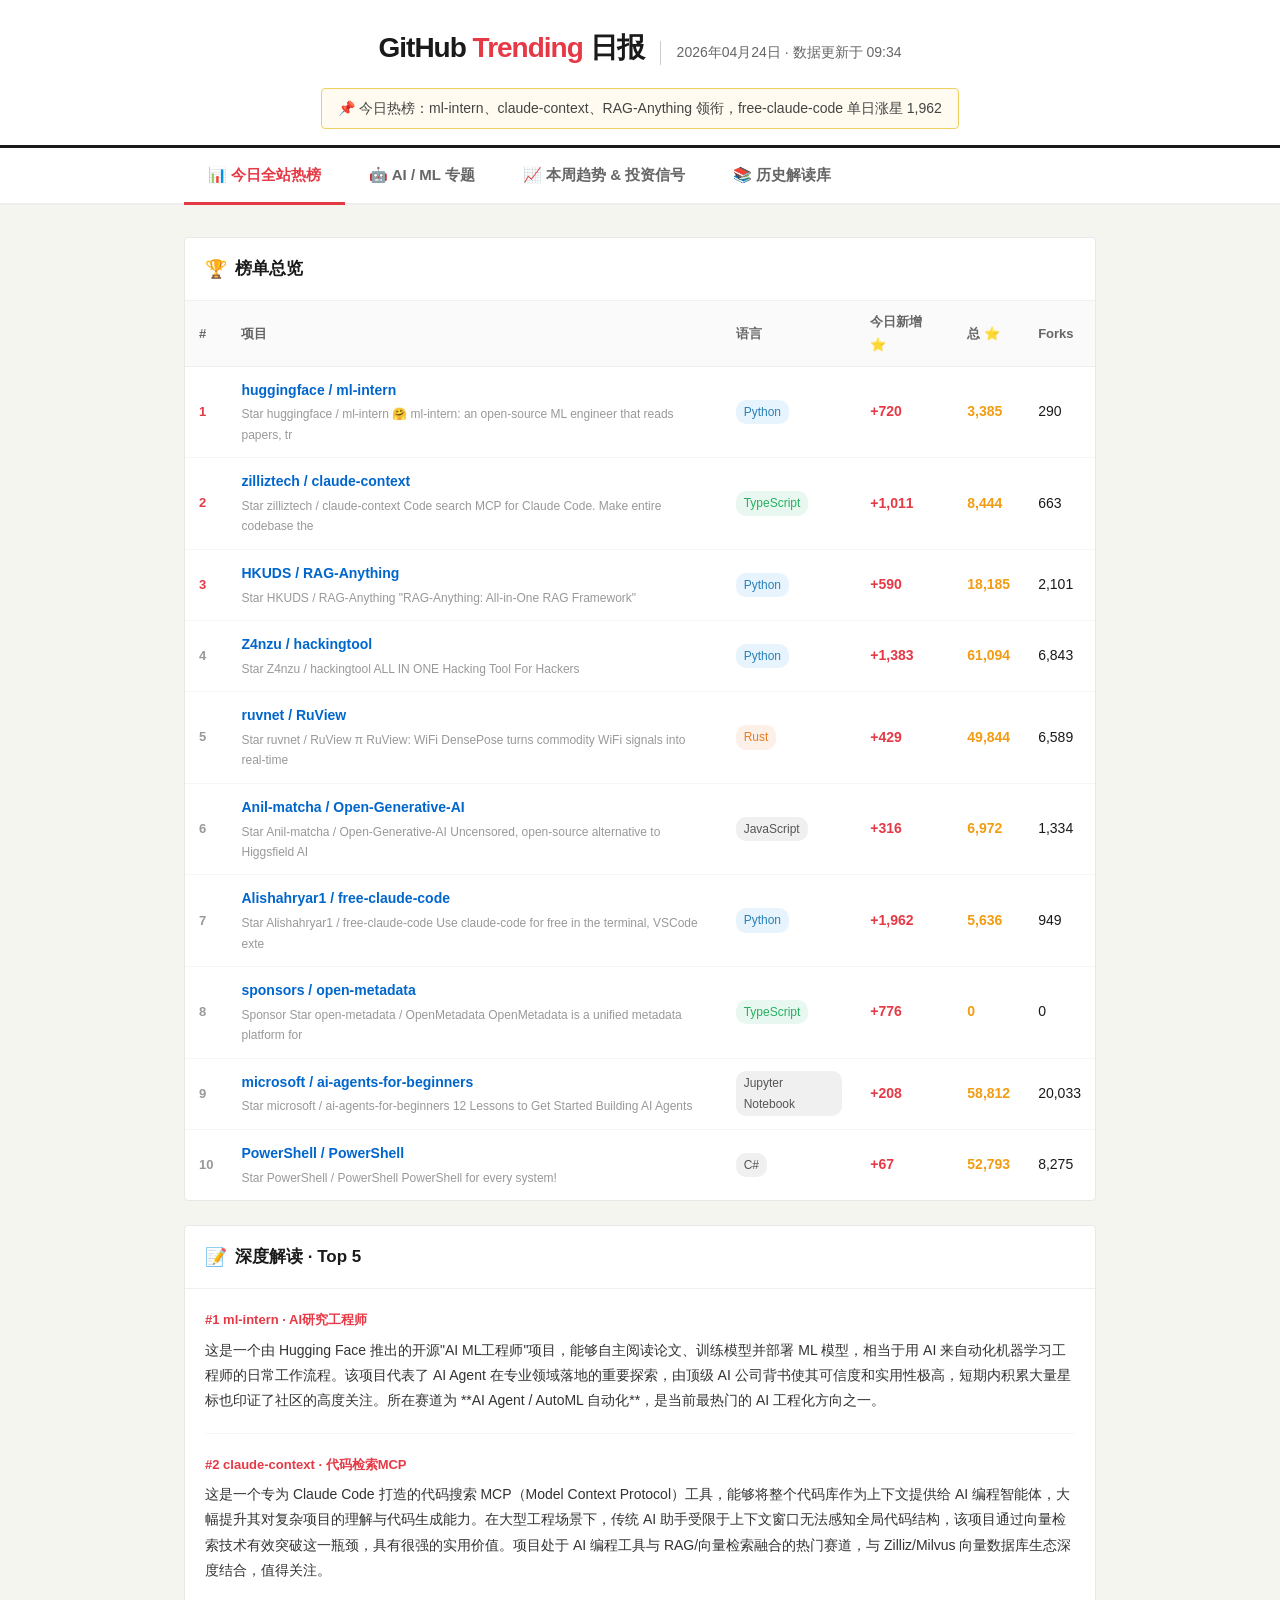
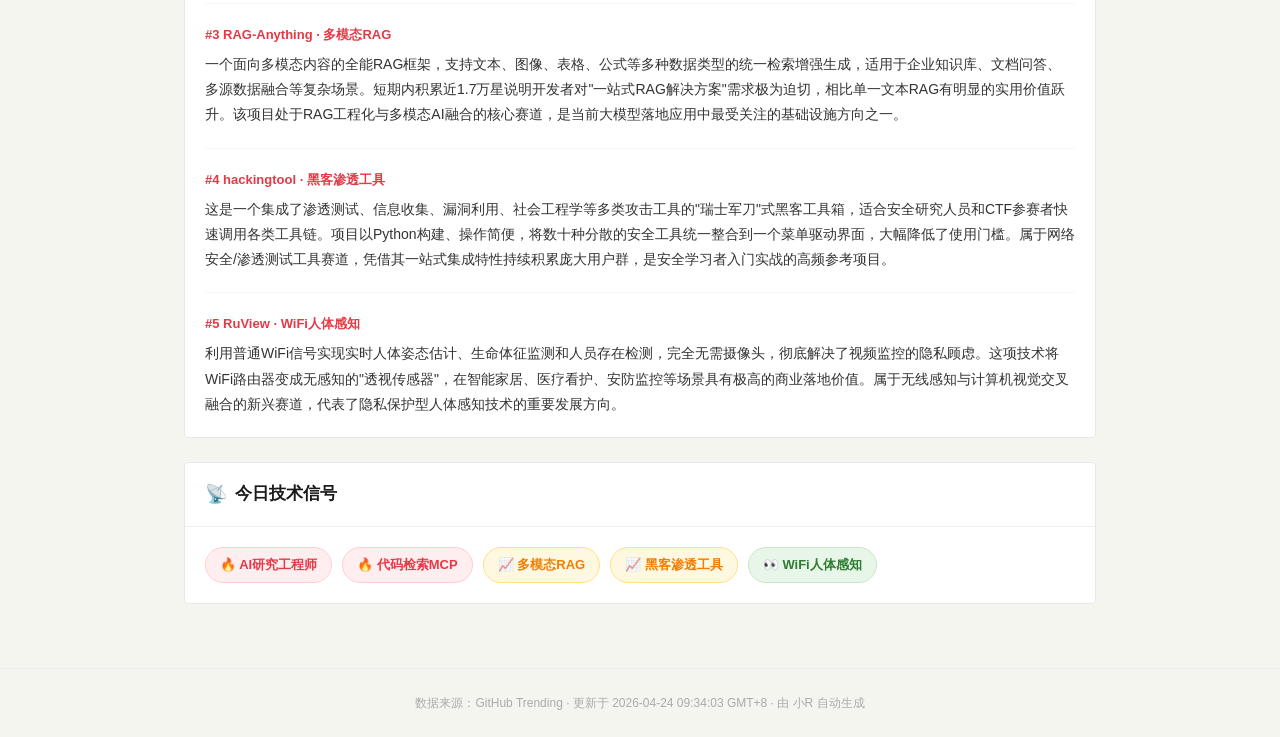
<file: index_trending.html>
<!DOCTYPE html>
<html lang="zh-CN">
<head>
<meta charset="UTF-8">
<meta name="viewport" content="width=device-width,initial-scale=1.0">
<title>GitHub Trending 日报</title>
<style>*{margin:0;padding:0;box-sizing:border-box;}
body{font-family:-apple-system,BlinkMacSystemFont,"PingFang SC","Hiragino Sans GB","Microsoft YaHei",sans-serif;background:#f5f5f0;color:#1a1a1a;line-height:1.7;}
.header{background:#fff;border-bottom:3px solid #1a1a1a;padding:24px 0 16px;text-align:center;}
.header-inner{max-width:960px;margin:0 auto;padding:0 24px;}
.header-top{display:flex;align-items:baseline;justify-content:center;gap:16px;margin-bottom:8px;}
.logo{font-size:28px;font-weight:900;letter-spacing:-1px;color:#1a1a1a;}
.logo span{color:#e63946;}
.date{font-size:14px;color:#666;border-left:1px solid #ccc;padding-left:16px;}
.summary{font-size:14px;color:#444;background:#fffbf0;border:1px solid #f0d060;border-radius:4px;padding:8px 16px;display:inline-block;margin-top:8px;}
.tabs{background:#fff;border-bottom:2px solid #eee;position:sticky;top:0;z-index:10;}
.tabs-inner{max-width:960px;margin:0 auto;padding:0 24px;display:flex;}
.tab{padding:14px 24px;font-size:15px;font-weight:600;color:#666;cursor:pointer;border-bottom:3px solid transparent;margin-bottom:-2px;transition:all .2s;}
.tab:hover{color:#1a1a1a;}
.tab.active{color:#e63946;border-bottom-color:#e63946;}
.content{max-width:960px;margin:0 auto;padding:32px 24px;}
.panel{display:none;}
.panel.active{display:block;}
.section{background:#fff;border:1px solid #e8e8e8;border-radius:4px;margin-bottom:24px;overflow:hidden;}
.section-header{padding:16px 20px;border-bottom:1px solid #f0f0f0;display:flex;align-items:center;gap:8px;}
.section-title{font-size:17px;font-weight:700;}
.section-icon{font-size:18px;}
table{width:100%;border-collapse:collapse;}
th{background:#fafafa;padding:10px 14px;text-align:left;font-size:13px;font-weight:600;color:#666;border-bottom:1px solid #eee;}
td{padding:12px 14px;font-size:14px;border-bottom:1px solid #f5f5f5;vertical-align:middle;}
tr:last-child td{border-bottom:none;}
tr:hover td{background:#fafffe;}
.rank{font-weight:700;color:#999;font-size:13px;width:36px;}
.rank.top3{color:#e63946;}
.proj-name{font-weight:600;color:#0066cc;text-decoration:none;}
.proj-name:hover{text-decoration:underline;}
.proj-sub{font-size:12px;color:#999;margin-top:2px;}
.lang-tag{display:inline-block;padding:2px 8px;border-radius:10px;font-size:12px;font-weight:500;background:#f0f0f0;color:#555;}
.lang-Python{background:#e8f4fd;color:#2980b9;}
.lang-TypeScript{background:#e8f8f0;color:#27ae60;}
.lang-Rust{background:#fdf0e8;color:#e67e22;}
.lang-Kotlin{background:#f0e8fd;color:#8e44ad;}
.stars{font-weight:600;color:#f39c12;}
.stars-new{color:#e63946;font-weight:700;}
.insight-list{padding:20px;}
.insight-item{margin-bottom:20px;padding-bottom:20px;border-bottom:1px solid #f5f5f5;}
.insight-item:last-child{border-bottom:none;margin-bottom:0;padding-bottom:0;}
.insight-repo{font-size:13px;font-weight:700;color:#e63946;margin-bottom:6px;}
.insight-date{font-weight:400;color:#aaa;font-size:12px;}
.insight-text{font-size:14px;color:#333;line-height:1.8;}
.signal-tags{padding:20px;display:flex;flex-wrap:wrap;gap:10px;}
.signal-tag{padding:6px 14px;border-radius:20px;font-size:13px;font-weight:600;}
.tag-hot{background:#ffeef0;color:#e63946;border:1px solid #ffcdd2;}
.tag-rising{background:#fff8e1;color:#f57c00;border:1px solid #ffe082;}
.tag-watch{background:#e8f5e9;color:#2e7d32;border:1px solid #c8e6c9;}
.invest-cards{padding:20px;display:grid;grid-template-columns:repeat(2,1fr);gap:16px;}
.invest-card{border:1px solid #e8e8e8;border-radius:6px;padding:16px;}
.invest-dir{font-size:15px;font-weight:700;margin-bottom:8px;}
.invest-proj{font-size:12px;color:#666;margin-bottom:8px;}
.invest-bar-wrap{background:#f0f0f0;border-radius:4px;height:6px;margin-bottom:10px;}
.invest-bar{height:6px;border-radius:4px;}
.bar-strong{background:#e63946;width:90%;}
.bar-mid{background:#f39c12;width:60%;}
.bar-watch{background:#27ae60;width:35%;}
.invest-strength{font-size:12px;margin-bottom:4px;}
.str-strong{color:#e63946;font-weight:700;}
.str-mid{color:#f39c12;font-weight:700;}
.str-watch{color:#27ae60;font-weight:700;}
.footer{text-align:center;padding:24px;color:#aaa;font-size:12px;border-top:1px solid #eee;margin-top:8px;}
@media(max-width:640px){.invest-cards{grid-template-columns:1fr;}.tab{padding:10px 14px;font-size:13px;}}</style>
</head>
<body>
<div class="header">
<div class="header-inner">
  <div class="header-top">
    <div class="logo">GitHub <span>Trending</span> 日报</div>
    <div class="date">2026年04月24日 · 数据更新于 09:34</div>
  </div>
  <div class="summary">📌 今日热榜：ml-intern、claude-context、RAG-Anything 领衔，free-claude-code 单日涨星 1,962</div>
</div>
</div>
<div class="tabs">
<div class="tabs-inner">
  <div class="tab active" onclick="showTab(0)">📊 今日全站热榜</div>
  <div class="tab" onclick="showTab(1)">🤖 AI / ML 专题</div>
  <div class="tab" onclick="showTab(2)">📈 本周趋势 &amp; 投资信号</div>
  <div class="tab" onclick="showTab(3)">📚 历史解读库</div>
</div>
</div>
<div class="content">

<div class="panel active" id="panel-0">
  <div class="section">
    <div class="section-header"><span class="section-icon">🏆</span><span class="section-title">榜单总览</span></div>
    <table><thead><tr><th>#</th><th>项目</th><th>语言</th><th>今日新增 ⭐</th><th>总 ⭐</th><th>Forks</th></tr></thead>
    <tbody><tr><td class="rank top3">1</td><td><a class="proj-name" href="https://github.com/huggingface/ml-intern" target="_blank">huggingface / ml-intern</a><div class="proj-sub">Star huggingface / ml-intern 🤗 ml-intern: an open-source ML engineer that reads papers, tr</div></td><td><span class="lang-tag lang-Python">Python</span></td><td class="stars-new">+720</td><td class="stars">3,385</td><td>290</td></tr>
<tr><td class="rank top3">2</td><td><a class="proj-name" href="https://github.com/zilliztech/claude-context" target="_blank">zilliztech / claude-context</a><div class="proj-sub">Star zilliztech / claude-context Code search MCP for Claude Code. Make entire codebase the</div></td><td><span class="lang-tag lang-TypeScript">TypeScript</span></td><td class="stars-new">+1,011</td><td class="stars">8,444</td><td>663</td></tr>
<tr><td class="rank top3">3</td><td><a class="proj-name" href="https://github.com/HKUDS/RAG-Anything" target="_blank">HKUDS / RAG-Anything</a><div class="proj-sub">Star HKUDS / RAG-Anything "RAG-Anything: All-in-One RAG Framework"</div></td><td><span class="lang-tag lang-Python">Python</span></td><td class="stars-new">+590</td><td class="stars">18,185</td><td>2,101</td></tr>
<tr><td class="rank">4</td><td><a class="proj-name" href="https://github.com/Z4nzu/hackingtool" target="_blank">Z4nzu / hackingtool</a><div class="proj-sub">Star Z4nzu / hackingtool ALL IN ONE Hacking Tool For Hackers</div></td><td><span class="lang-tag lang-Python">Python</span></td><td class="stars-new">+1,383</td><td class="stars">61,094</td><td>6,843</td></tr>
<tr><td class="rank">5</td><td><a class="proj-name" href="https://github.com/ruvnet/RuView" target="_blank">ruvnet / RuView</a><div class="proj-sub">Star ruvnet / RuView π RuView: WiFi DensePose turns commodity WiFi signals into real-time </div></td><td><span class="lang-tag lang-Rust">Rust</span></td><td class="stars-new">+429</td><td class="stars">49,844</td><td>6,589</td></tr>
<tr><td class="rank">6</td><td><a class="proj-name" href="https://github.com/Anil-matcha/Open-Generative-AI" target="_blank">Anil-matcha / Open-Generative-AI</a><div class="proj-sub">Star Anil-matcha / Open-Generative-AI Uncensored, open-source alternative to Higgsfield AI</div></td><td><span class="lang-tag">JavaScript</span></td><td class="stars-new">+316</td><td class="stars">6,972</td><td>1,334</td></tr>
<tr><td class="rank">7</td><td><a class="proj-name" href="https://github.com/Alishahryar1/free-claude-code" target="_blank">Alishahryar1 / free-claude-code</a><div class="proj-sub">Star Alishahryar1 / free-claude-code Use claude-code for free in the terminal, VSCode exte</div></td><td><span class="lang-tag lang-Python">Python</span></td><td class="stars-new">+1,962</td><td class="stars">5,636</td><td>949</td></tr>
<tr><td class="rank">8</td><td><a class="proj-name" href="https://github.com/sponsors/open-metadata" target="_blank">sponsors / open-metadata</a><div class="proj-sub">Sponsor Star open-metadata / OpenMetadata OpenMetadata is a unified metadata platform for </div></td><td><span class="lang-tag lang-TypeScript">TypeScript</span></td><td class="stars-new">+776</td><td class="stars">0</td><td>0</td></tr>
<tr><td class="rank">9</td><td><a class="proj-name" href="https://github.com/microsoft/ai-agents-for-beginners" target="_blank">microsoft / ai-agents-for-beginners</a><div class="proj-sub">Star microsoft / ai-agents-for-beginners 12 Lessons to Get Started Building AI Agents</div></td><td><span class="lang-tag">Jupyter Notebook</span></td><td class="stars-new">+208</td><td class="stars">58,812</td><td>20,033</td></tr>
<tr><td class="rank">10</td><td><a class="proj-name" href="https://github.com/PowerShell/PowerShell" target="_blank">PowerShell / PowerShell</a><div class="proj-sub">Star PowerShell / PowerShell PowerShell for every system!</div></td><td><span class="lang-tag">C#</span></td><td class="stars-new">+67</td><td class="stars">52,793</td><td>8,275</td></tr>
</tbody></table>
  </div>
  <div class="section">
    <div class="section-header"><span class="section-icon">📝</span><span class="section-title">深度解读 · Top 5</span></div>
    <div class="insight-list"><div class="insight-item"><div class="insight-repo">#1 ml-intern  · AI研究工程师</div><div class="insight-text">这是一个由 Hugging Face 推出的开源"AI ML工程师"项目，能够自主阅读论文、训练模型并部署 ML 模型，相当于用 AI 来自动化机器学习工程师的日常工作流程。该项目代表了 AI Agent 在专业领域落地的重要探索，由顶级 AI 公司背书使其可信度和实用性极高，短期内积累大量星标也印证了社区的高度关注。所在赛道为 **AI Agent / AutoML 自动化**，是当前最热门的 AI 工程化方向之一。</div></div>
<div class="insight-item"><div class="insight-repo">#2 claude-context  · 代码检索MCP</div><div class="insight-text">这是一个专为 Claude Code 打造的代码搜索 MCP（Model Context Protocol）工具，能够将整个代码库作为上下文提供给 AI 编程智能体，大幅提升其对复杂项目的理解与代码生成能力。在大型工程场景下，传统 AI 助手受限于上下文窗口无法感知全局代码结构，该项目通过向量检索技术有效突破这一瓶颈，具有很强的实用价值。项目处于 AI 编程工具与 RAG/向量检索融合的热门赛道，与 Zilliz/Milvus 向量数据库生态深度结合，值得关注。</div></div>
<div class="insight-item"><div class="insight-repo">#3 RAG-Anything  · 多模态RAG</div><div class="insight-text">一个面向多模态内容的全能RAG框架，支持文本、图像、表格、公式等多种数据类型的统一检索增强生成，适用于企业知识库、文档问答、多源数据融合等复杂场景。短期内积累近1.7万星说明开发者对"一站式RAG解决方案"需求极为迫切，相比单一文本RAG有明显的实用价值跃升。该项目处于RAG工程化与多模态AI融合的核心赛道，是当前大模型落地应用中最受关注的基础设施方向之一。</div></div>
<div class="insight-item"><div class="insight-repo">#4 hackingtool  · 黑客渗透工具</div><div class="insight-text">这是一个集成了渗透测试、信息收集、漏洞利用、社会工程学等多类攻击工具的"瑞士军刀"式黑客工具箱，适合安全研究人员和CTF参赛者快速调用各类工具链。项目以Python构建、操作简便，将数十种分散的安全工具统一整合到一个菜单驱动界面，大幅降低了使用门槛。属于网络安全/渗透测试工具赛道，凭借其一站式集成特性持续积累庞大用户群，是安全学习者入门实战的高频参考项目。</div></div>
<div class="insight-item"><div class="insight-repo">#5 RuView  · WiFi人体感知</div><div class="insight-text">利用普通WiFi信号实现实时人体姿态估计、生命体征监测和人员存在检测，完全无需摄像头，彻底解决了视频监控的隐私顾虑。这项技术将WiFi路由器变成无感知的"透视传感器"，在智能家居、医疗看护、安防监控等场景具有极高的商业落地价值。属于无线感知与计算机视觉交叉融合的新兴赛道，代表了隐私保护型人体感知技术的重要发展方向。</div></div>
</div>
  </div>
  <div class="section">
    <div class="section-header"><span class="section-icon">📡</span><span class="section-title">今日技术信号</span></div>
    <div class="signal-tags"><span class="signal-tag tag-hot">🔥 AI研究工程师</span>
<span class="signal-tag tag-hot">🔥 代码检索MCP</span>
<span class="signal-tag tag-rising">📈 多模态RAG</span>
<span class="signal-tag tag-rising">📈 黑客渗透工具</span>
<span class="signal-tag tag-watch">👀 WiFi人体感知</span>
</div>
  </div>
</div>

<div class="panel" id="panel-1">
  <div class="section">
    <div class="section-header"><span class="section-icon">🤖</span><span class="section-title">AI / ML 今日热榜</span></div>
    <table><thead><tr><th>#</th><th>项目</th><th>语言</th><th>今日新增 ⭐</th><th>总 ⭐</th><th>Forks</th></tr></thead>
    <tbody><tr><td class="rank top3">1</td><td><a class="proj-name" href="https://github.com/huggingface/ml-intern" target="_blank">huggingface / ml-intern</a><div class="proj-sub">Star huggingface / ml-intern 🤗 ml-intern: an open-source ML engineer that reads papers, tr</div></td><td><span class="lang-tag lang-Python">Python</span></td><td class="stars-new">+720</td><td class="stars">3,385</td><td>290</td></tr>
<tr><td class="rank top3">2</td><td><a class="proj-name" href="https://github.com/zilliztech/claude-context" target="_blank">zilliztech / claude-context</a><div class="proj-sub">Star zilliztech / claude-context Code search MCP for Claude Code. Make entire codebase the</div></td><td><span class="lang-tag lang-TypeScript">TypeScript</span></td><td class="stars-new">+1,011</td><td class="stars">8,444</td><td>663</td></tr>
<tr><td class="rank top3">3</td><td><a class="proj-name" href="https://github.com/HKUDS/RAG-Anything" target="_blank">HKUDS / RAG-Anything</a><div class="proj-sub">Star HKUDS / RAG-Anything "RAG-Anything: All-in-One RAG Framework"</div></td><td><span class="lang-tag lang-Python">Python</span></td><td class="stars-new">+590</td><td class="stars">18,185</td><td>2,101</td></tr>
<tr><td class="rank">4</td><td><a class="proj-name" href="https://github.com/Anil-matcha/Open-Generative-AI" target="_blank">Anil-matcha / Open-Generative-AI</a><div class="proj-sub">Star Anil-matcha / Open-Generative-AI Uncensored, open-source alternative to Higgsfield AI</div></td><td><span class="lang-tag">JavaScript</span></td><td class="stars-new">+316</td><td class="stars">6,972</td><td>1,334</td></tr>
<tr><td class="rank">5</td><td><a class="proj-name" href="https://github.com/Alishahryar1/free-claude-code" target="_blank">Alishahryar1 / free-claude-code</a><div class="proj-sub">Star Alishahryar1 / free-claude-code Use claude-code for free in the terminal, VSCode exte</div></td><td><span class="lang-tag lang-Python">Python</span></td><td class="stars-new">+1,962</td><td class="stars">5,636</td><td>949</td></tr>
<tr><td class="rank">6</td><td><a class="proj-name" href="https://github.com/microsoft/ai-agents-for-beginners" target="_blank">microsoft / ai-agents-for-beginners</a><div class="proj-sub">Star microsoft / ai-agents-for-beginners 12 Lessons to Get Started Building AI Agents</div></td><td><span class="lang-tag">Jupyter Notebook</span></td><td class="stars-new">+208</td><td class="stars">58,812</td><td>20,033</td></tr>
<tr><td class="rank">7</td><td><a class="proj-name" href="https://github.com/cline/cline" target="_blank">cline / cline</a><div class="proj-sub">Star cline / cline Autonomous coding agent right in your IDE, capable of creating/editing </div></td><td><span class="lang-tag lang-TypeScript">TypeScript</span></td><td class="stars-new">+123</td><td class="stars">60,828</td><td>6,256</td></tr>
<tr><td class="rank">8</td><td><a class="proj-name" href="https://github.com/microsoft/onnxruntime" target="_blank">microsoft / onnxruntime</a><div class="proj-sub">Star microsoft / onnxruntime ONNX Runtime: cross-platform, high performance ML inferencing</div></td><td><span class="lang-tag lang-C++">C++</span></td><td class="stars-new">+49</td><td class="stars">20,188</td><td>3,855</td></tr>
<tr><td class="rank">9</td><td><a class="proj-name" href="https://github.com/sponsors/mksglu" target="_blank">sponsors / mksglu</a><div class="proj-sub">Sponsor Star mksglu / context-mode Context window optimization for AI coding agents. Sandb</div></td><td><span class="lang-tag lang-TypeScript">TypeScript</span></td><td class="stars-new">+238</td><td class="stars">0</td><td>0</td></tr>
<tr><td class="rank">10</td><td><a class="proj-name" href="https://github.com/sponsors/coreyhaines31" target="_blank">sponsors / coreyhaines31</a><div class="proj-sub">Sponsor Star coreyhaines31 / marketingskills Marketing skills for Claude Code and AI agent</div></td><td><span class="lang-tag">JavaScript</span></td><td class="stars-new">+285</td><td class="stars">0</td><td>0</td></tr>
</tbody></table>
  </div>
  <div class="section">
    <div class="section-header"><span class="section-icon">🔬</span><span class="section-title">AI 视角深度解读 · Top 5</span></div>
    <div class="insight-list"><div class="insight-item"><div class="insight-repo">#1 ml-intern  · AI研究工程师</div><div class="insight-text">这是一个由 Hugging Face 推出的开源"AI ML工程师"项目，能够自主阅读论文、训练模型并部署 ML 模型，相当于用 AI 来自动化机器学习工程师的日常工作流程。该项目代表了 AI Agent 在专业领域落地的重要探索，由顶级 AI 公司背书使其可信度和实用性极高，短期内积累大量星标也印证了社区的高度关注。所在赛道为 **AI Agent / AutoML 自动化**，是当前最热门的 AI 工程化方向之一。</div></div>
<div class="insight-item"><div class="insight-repo">#2 claude-context  · 代码检索MCP</div><div class="insight-text">这是一个专为 Claude Code 打造的代码搜索 MCP（Model Context Protocol）工具，能够将整个代码库作为上下文提供给 AI 编程智能体，大幅提升其对复杂项目的理解与代码生成能力。在大型工程场景下，传统 AI 助手受限于上下文窗口无法感知全局代码结构，该项目通过向量检索技术有效突破这一瓶颈，具有很强的实用价值。项目处于 AI 编程工具与 RAG/向量检索融合的热门赛道，与 Zilliz/Milvus 向量数据库生态深度结合，值得关注。</div></div>
<div class="insight-item"><div class="insight-repo">#3 RAG-Anything  · 多模态RAG</div><div class="insight-text">一个面向多模态内容的全能RAG框架，支持文本、图像、表格、公式等多种数据类型的统一检索增强生成，适用于企业知识库、文档问答、多源数据融合等复杂场景。短期内积累近1.7万星说明开发者对"一站式RAG解决方案"需求极为迫切，相比单一文本RAG有明显的实用价值跃升。该项目处于RAG工程化与多模态AI融合的核心赛道，是当前大模型落地应用中最受关注的基础设施方向之一。</div></div>
<div class="insight-item"><div class="insight-repo">#4 Open-Generative-AI  · AI创作工具</div><div class="insight-text">这是一个开源的AI图像与视频生成平台，整合了200+主流模型（Flux、Midjourney、Kling、Sora等），主打无内容过滤、可自托管，是Higgsfield、Krea等商业平台的免费替代方案。项目采用MIT协议，适合有隐私需求或希望突破内容限制的开发者和创作者自行部署使用。所在赛道为AIGC多模态生成工具，随着开源生成模型的爆发式增长，此类"模型聚合+无审查"的自托管平台正快速获得社区关注。</div></div>
<div class="insight-item"><div class="insight-repo">#5 free-claude-code  · AI编程助手</div><div class="insight-text">通过巧妙的代理转发机制，让用户无需付费即可在终端、VSCode插件或Discord中使用Claude Code编程助手，极大降低了AI编程工具的使用门槛。该项目在短时间内积累大量关注，折射出开发者对高质量AI编程辅助工具强烈的平民化需求。属于AI开发工具与LLM访问代理赛道，是当前"免费/破限使用AI能力"这一热门方向的典型代表。</div></div>
</div>
  </div>
  <div class="section">
    <div class="section-header"><span class="section-icon">📡</span><span class="section-title">AI 今日核心信号</span></div>
    <div class="signal-tags"><span class="signal-tag tag-hot">🔥 AI研究工程师</span>
<span class="signal-tag tag-hot">🔥 代码检索MCP</span>
<span class="signal-tag tag-rising">📈 多模态RAG</span>
<span class="signal-tag tag-rising">📈 AI创作工具</span>
<span class="signal-tag tag-watch">👀 AI编程助手</span>
</div>
  </div>
</div>

<div class="panel" id="panel-2">
  <div class="section">
    <div class="section-header"><span class="section-icon">📅</span><span class="section-title">本周全站热榜</span></div>
    <table><thead><tr><th>#</th><th>项目</th><th>语言</th><th>本周新增 ⭐</th><th>总 ⭐</th><th>Forks</th></tr></thead>
    <tbody><tr><td class="rank top3">1</td><td><a class="proj-name" href="https://github.com/forrestchang/andrej-karpathy-skills" target="_blank">forrestchang / andrej-karpathy-skills</a><div class="proj-sub">Star forrestchang / andrej-karpathy-skills A single CLAUDE.md file to improve Claude Code </div></td><td><span class="lang-tag">—</span></td><td class="stars-new">+32,115</td><td class="stars">80,616</td><td>7,602</td></tr>
<tr><td class="rank top3">2</td><td><a class="proj-name" href="https://github.com/SimoneAvogadro/android-reverse-engineering-skill" target="_blank">SimoneAvogadro / android-reverse-engineering-skill</a><div class="proj-sub">Star SimoneAvogadro / android-reverse-engineering-skill Claude Code skill to support Andro</div></td><td><span class="lang-tag">Shell</span></td><td class="stars-new">+2,702</td><td class="stars">4,744</td><td>546</td></tr>
<tr><td class="rank top3">3</td><td><a class="proj-name" href="https://github.com/EvoMap/evolver" target="_blank">EvoMap / evolver</a><div class="proj-sub">Star EvoMap / evolver The GEP-powered self-evolving engine for AI agents. Auditable evolut</div></td><td><span class="lang-tag">JavaScript</span></td><td class="stars-new">+3,759</td><td class="stars">6,681</td><td>656</td></tr>
<tr><td class="rank">4</td><td><a class="proj-name" href="https://github.com/openai/openai-agents-python" target="_blank">openai / openai-agents-python</a><div class="proj-sub">Star openai / openai-agents-python A lightweight, powerful framework for multi-agent workf</div></td><td><span class="lang-tag lang-Python">Python</span></td><td class="stars-new">+3,842</td><td class="stars">24,861</td><td>3,799</td></tr>
<tr><td class="rank">5</td><td><a class="proj-name" href="https://github.com/jamiepine/voicebox" target="_blank">jamiepine / voicebox</a><div class="proj-sub">Star jamiepine / voicebox The open-source AI voice studio. Clone, dictate, create.</div></td><td><span class="lang-tag lang-TypeScript">TypeScript</span></td><td class="stars-new">+3,969</td><td class="stars">22,854</td><td>2,673</td></tr>
<tr><td class="rank">6</td><td><a class="proj-name" href="https://github.com/sponsors/thedotmack" target="_blank">sponsors / thedotmack</a><div class="proj-sub">Sponsor Star thedotmack / claude-mem A Claude Code plugin that automatically captures ever</div></td><td><span class="lang-tag lang-TypeScript">TypeScript</span></td><td class="stars-new">+7,562</td><td class="stars">0</td><td>0</td></tr>
<tr><td class="rank">7</td><td><a class="proj-name" href="https://github.com/NousResearch/hermes-agent" target="_blank">NousResearch / hermes-agent</a><div class="proj-sub">Star NousResearch / hermes-agent The agent that grows with you</div></td><td><span class="lang-tag lang-Python">Python</span></td><td class="stars-new">+20,316</td><td class="stars">113,233</td><td>16,496</td></tr>
<tr><td class="rank">8</td><td><a class="proj-name" href="https://github.com/multica-ai/multica" target="_blank">multica-ai / multica</a><div class="proj-sub">Star multica-ai / multica The open-source managed agents platform. Turn coding agents into</div></td><td><span class="lang-tag lang-TypeScript">TypeScript</span></td><td class="stars-new">+5,741</td><td class="stars">20,203</td><td>2,450</td></tr>
<tr><td class="rank">9</td><td><a class="proj-name" href="https://github.com/Lordog/dive-into-llms" target="_blank">Lordog / dive-into-llms</a><div class="proj-sub">Star Lordog / dive-into-llms 《动手学大模型Dive into LLMs》系列编程实践教程</div></td><td><span class="lang-tag">Jupyter Notebook</span></td><td class="stars-new">+3,561</td><td class="stars">34,009</td><td>4,169</td></tr>
<tr><td class="rank">10</td><td><a class="proj-name" href="https://github.com/Tracer-Cloud/opensre" target="_blank">Tracer-Cloud / opensre</a><div class="proj-sub">Star Tracer-Cloud / opensre Build your own AI SRE agents. The open source toolkit for the </div></td><td><span class="lang-tag lang-Python">Python</span></td><td class="stars-new">+1,614</td><td class="stars">2,674</td><td>293</td></tr>
</tbody></table>
  </div>
  <div class="section">
    <div class="section-header"><span class="section-icon">📝</span><span class="section-title">本周深度解读 · Top 5</span></div>
    <div class="insight-list"><div class="insight-item"><div class="insight-repo">#1 andrej-karpathy-skills  · Claude 工具链生态</div><div class="insight-text">一个提升 Claude Code 行为的 CLAUDE.md 配置文件，源自 Andrej Karpathy 对 LLM 编码缺陷的观察整理。这类「提示词工程产品化」的项目持续爆发，验证了 Claude Code 等 AI 编程助手的日活用户已经足够大，周边生态正在快速成形。</div></div>
<div class="insight-item"><div class="insight-repo">#2 android-reverse-engineering-skill  · Android逆向工程</div><div class="insight-text">这是一个专为 Android 应用逆向工程设计的 Claude Code 技能插件，能够辅助安全研究人员自动化完成 APK 反编译、代码分析等逆向工程任务。将 AI 编程助手与移动安全研究深度结合，大幅降低逆向工程的门槛和重复性工作成本，对渗透测试、漏洞挖掘和恶意软件分析场景极具实用价值。该项目处于 AI 赋能安全工具链的新兴赛道，顺应了 Claude Code 生态快速扩张的趋势，值得安全从业者重点关注。</div></div>
<div class="insight-item"><div class="insight-repo">#3 evolver  · AI智能体进化</div><div class="insight-text">这是一个基于基因组进化协议（GEP）的AI智能体自进化引擎，允许AI代理通过类基因演化机制动态优化自身行为与决策逻辑，适用于自适应AI系统、自动化决策优化等场景。项目将生物进化算法与AI Agent架构深度融合，赋予智能体"自我迭代"能力，代表了AI Agent从静态配置向动态自主演化的范式转变。单日新增800+星标的爆发式增长表明该方向正在引发广泛关注，属于AI Agent进化计算与自主学习的前沿技术赛道。</div></div>
<div class="insight-item"><div class="insight-repo">#4 openai-agents-python  · AI Agent框架</div><div class="insight-text">这是 OpenAI 官方推出的 Python 轻量级多智能体工作流框架，支持构建复杂的 Agent 协作系统，适用于自动化任务编排、多步骤推理及工具调用等场景。作为 OpenAI 亲自维护的官方框架，其与 GPT 系列模型的深度集成和长期维护保障使其极具权威性。项目处于当前最热的 AI Agent 编排赛道，是构建生产级多智能体应用的重要基础设施选择。</div></div>
<div class="insight-item"><div class="insight-repo">#5 voicebox  · 语音合成</div><div class="insight-text">一款开源的语音合成工作室工具，支持用户通过可视化界面生成和编辑高质量语音内容，适用于播客制作、有声书、配音等多种场景。在AI语音合成技术快速普及的背景下，其开源特性使开发者可自由部署和定制，极大降低了语音内容生产门槛。项目处于AI语音合成与创意内容生产工具交叉的技术赛道，是TTS（文字转语音）领域值得关注的开源标杆项目。</div></div>
</div>
  </div>
  <div class="section">
    <div class="section-header"><span class="section-icon">💡</span><span class="section-title">本周投资信号拆解</span></div>
    <div class="invest-cards"><div class="invest-card">
  <div class="invest-dir">🤖 Claude 工具链生态</div>
  <div class="invest-proj">代表项目：andrej-karpathy-skills · claude-code-best-practice · seomachine</div>
  <div class="invest-bar-wrap"><div class="invest-bar bar-strong"></div></div>
  <div class="invest-strength str-strong">信号强度：强</div>
</div>
<div class="invest-card">
  <div class="invest-dir">🛠️ AI Agent框架</div>
  <div class="invest-proj">代表项目：obra · GenericAgent · openai-agents-python</div>
  <div class="invest-bar-wrap"><div class="invest-bar bar-strong"></div></div>
  <div class="invest-strength str-strong">信号强度：强</div>
</div>
<div class="invest-card">
  <div class="invest-dir">📱 金融 AI 量化</div>
  <div class="invest-proj">代表项目：Kronos · ai-hedge-fund</div>
  <div class="invest-bar-wrap"><div class="invest-bar bar-mid"></div></div>
  <div class="invest-strength str-mid">信号强度：中</div>
</div>
<div class="invest-card">
  <div class="invest-dir">🎓 边端推理 On-device AI</div>
  <div class="invest-proj">代表项目：gallery · LiteRT-LM</div>
  <div class="invest-bar-wrap"><div class="invest-bar bar-watch"></div></div>
  <div class="invest-strength str-watch">信号强度：观察中</div>
</div>
</div>
  </div>
</div>

<div class="panel" id="panel-3">
  <div class="section">
    <div class="section-header"><span class="section-icon">📚</span><span class="section-title">历史解读库 · 按首次上榜时间倒序</span></div>
    <div class="insight-list"><div class="insight-item"><div class="insight-repo">ml-intern  · AI研究工程师  <span class="insight-date">首次上榜 2026-04-24</span></div><div class="insight-text">这是一个由 Hugging Face 推出的开源"AI ML工程师"项目，能够自主阅读论文、训练模型并部署 ML 模型，相当于用 AI 来自动化机器学习工程师的日常工作流程。该项目代表了 AI Agent 在专业领域落地的重要探索，由顶级 AI 公司背书使其可信度和实用性极高，短期内积累大量星标也印证了社区的高度关注。所在赛道为 **AI Agent / AutoML 自动化**，是当前最热门的 AI 工程化方向之一。</div></div>
<div class="insight-item"><div class="insight-repo">hackingtool  · 黑客渗透工具  <span class="insight-date">首次上榜 2026-04-24</span></div><div class="insight-text">这是一个集成了渗透测试、信息收集、漏洞利用、社会工程学等多类攻击工具的"瑞士军刀"式黑客工具箱，适合安全研究人员和CTF参赛者快速调用各类工具链。项目以Python构建、操作简便，将数十种分散的安全工具统一整合到一个菜单驱动界面，大幅降低了使用门槛。属于网络安全/渗透测试工具赛道，凭借其一站式集成特性持续积累庞大用户群，是安全学习者入门实战的高频参考项目。</div></div>
<div class="insight-item"><div class="insight-repo">Open-Generative-AI  · AI创作工具  <span class="insight-date">首次上榜 2026-04-24</span></div><div class="insight-text">这是一个开源的AI图像与视频生成平台，整合了200+主流模型（Flux、Midjourney、Kling、Sora等），主打无内容过滤、可自托管，是Higgsfield、Krea等商业平台的免费替代方案。项目采用MIT协议，适合有隐私需求或希望突破内容限制的开发者和创作者自行部署使用。所在赛道为AIGC多模态生成工具，随着开源生成模型的爆发式增长，此类"模型聚合+无审查"的自托管平台正快速获得社区关注。</div></div>
<div class="insight-item"><div class="insight-repo">free-claude-code  · AI编程助手  <span class="insight-date">首次上榜 2026-04-24</span></div><div class="insight-text">通过巧妙的代理转发机制，让用户无需付费即可在终端、VSCode插件或Discord中使用Claude Code编程助手，极大降低了AI编程工具的使用门槛。该项目在短时间内积累大量关注，折射出开发者对高质量AI编程辅助工具强烈的平民化需求。属于AI开发工具与LLM访问代理赛道，是当前"免费/破限使用AI能力"这一热门方向的典型代表。</div></div>
<div class="insight-item"><div class="insight-repo">PowerShell  · 跨平台Shell  <span class="insight-date">首次上榜 2026-04-24</span></div><div class="insight-text">微软开源的跨平台命令行脚本框架，支持 Windows、Linux 和 macOS，广泛应用于系统自动化运维、DevOps 流水线和云资源管理场景。作为企业级 IT 自动化的事实标准工具，其强大的管道机制与丰富的模块生态使其在复杂运维任务中极具优势。该项目处于系统自动化与 DevOps 工具链赛道，是运维工程师和平台工程师的核心基础设施之一。</div></div>
<div class="insight-item"><div class="insight-repo">cline  · AI编程助手  <span class="insight-date">首次上榜 2026-04-24</span></div><div class="insight-text">这是一款深度集成于IDE的自主编程代理工具，能够在用户授权下自动完成创建/编辑文件、执行命令、操控浏览器等复杂开发任务，极大提升编码效率。凭借"每步征得许可"的设计理念，在保持开发者掌控感的同时实现真正的自动化编程体验，是目前最具实用性的AI编程助手之一。处于AI Agent与开发者工具融合的核心赛道，代表了IDE智能化演进的重要方向。</div></div>
<div class="insight-item"><div class="insight-repo">onnxruntime  · 跨平台推理  <span class="insight-date">首次上榜 2026-04-24</span></div><div class="insight-text">ONNX Runtime 是微软开源的跨平台高性能机器学习推理与训练加速引擎，支持将 PyTorch、TensorFlow 等主流框架训练的模型统一转换为 ONNX 格式并高效部署，广泛应用于云端、边缘和移动端的 AI 推理场景。作为业界 MLOps 和模型部署的核心基础设施之一，它对硬件加速（CPU/GPU/NPU）有深度优化，是大模型落地工程化不可绕过的关键组件。所在赛道为 AI 推理引擎与模型部署优化，随着端侧 AI 和大模型推理需求爆发，持续保持高度关注价值。</div></div>
<div class="insight-item"><div class="insight-repo">mksglu  · AI编码优化  <span class="insight-date">首次上榜 2026-04-24</span></div><div class="insight-text">这是一个专为 AI 编程助手设计的上下文窗口优化工具，通过沙箱化工具输出实现高达 98% 的上下文压缩率，并支持 12 个主流平台。在 LLM 上下文窗口成本居高不下的背景下，此类优化方案能显著降低 Token 消耗、提升代理效率，具有很强的实用价值。属于 AI 编程工具链 / LLM 效率优化赛道，随着 Agentic 编程模式的普及，关注度持续攀升。</div></div>
<div class="insight-item"><div class="insight-repo">coreyhaines31  · AI营销技能  <span class="insight-date">首次上榜 2026-04-24</span></div><div class="insight-text">这是一个为 Claude Code 和 AI Agent 提供营销技能增强的提示词/工具库，涵盖 CRO（转化率优化）、文案写作、SEO、数据分析和增长工程等核心营销能力。随着 AI 编程助手的普及，将专业营销知识注入 AI Agent 的需求正在快速增长，该项目填补了 AI 工具在商业化落地场景中的能力空白。属于 **AI Agent 能力扩展** 与 **营销自动化** 交叉赛道，值得关注。</div></div>
<div class="insight-item"><div class="insight-repo">langfuse  · LLM可观测性  <span class="insight-date">首次上榜 2026-04-23</span></div><div class="insight-text">面向LLM应用开发的开源工程化平台，覆盖可观测性监控、指标评估、Prompt管理、数据集管理等全链路能力，并深度集成OpenTelemetry、LangChain、OpenAI SDK等主流生态。在AI应用落地愈发复杂的背景下，它填补了LLM从实验到生产环境所需的工程化基础设施空白，是构建可靠AI产品的关键工具链。属于LLMOps赛道的核心项目，YC W23背书且持续高速增长，值得重点关注。</div></div>
<div class="insight-item"><div class="insight-repo">shannon  · AI渗透测试  <span class="insight-date">首次上榜 2026-04-23</span></div><div class="insight-text">Shannon Lite 是一款面向 Web 应用和 API 的白盒自动化渗透测试工具，通过直接分析源代码来识别攻击向量并执行真实漏洞利用，帮助团队在代码上线前主动发现安全问题。与传统黑盒扫描器不同，其白盒+自主执行的方式大幅提升了漏洞发现的准确性和深度，极具实战价值。这一项目处于 AI Security / DevSecOps 赛道，代表了 AI Agent 在网络安全自动化领域的前沿探索，值得安全工程师和开发团队重点关注。</div></div>
<div class="insight-item"><div class="insight-repo">open-metadata  · 数据治理平台  <span class="insight-date">首次上榜 2026-04-23</span></div><div class="insight-text">OpenMetadata 是一个统一的元数据管理平台，覆盖数据发现、数据可观测性与数据治理全链路，支持列级别血缘追踪和团队协作，是企业构建数据资产目录的核心基础设施。其集中化的元数据仓库设计使跨系统数据治理变得高效可行，适用于需要管理复杂数据资产的中大型企业和数据团队。项目处于数据治理与数据目录（Data Catalog）赛道，随着数据栈复杂度持续上升，此类工具的需求正快速增长，值得重点关注。</div></div>
<div class="insight-item"><div class="insight-repo">Pixelle-Video  · 短视频生成  <span class="insight-date">首次上榜 2026-04-23</span></div><div class="insight-text">一款基于AI的全自动短视频生成引擎，能够端到端地完成从内容创作到视频合成的完整流程，大幅降低短视频制作的人力成本。在短视频内容爆炸式增长的当下，自动化生产工具具有极强的商业落地价值，适用于电商营销、自媒体批量创作等场景。项目处于AIGC与视频生成的交叉赛道，是当前最热门的AI内容生产基础设施方向之一，值得重点关注。</div></div>
<div class="insight-item"><div class="insight-repo">skills  · AI Agent工具  <span class="insight-date">首次上榜 2026-04-23</span></div><div class="insight-text">这是一个由 Vercel 团队开源的 AI Agent 技能工具，允许开发者通过简单的 `npx skills` 命令快速创建、共享和运行可复用的 Agent 能力模块。它将 AI Agent 的功能单元标准化为可分发的技能包，极大降低了构建复合 AI 应用的门槛，是 Vercel AI 生态的重要基础设施。该项目处于 **AI Agent 工具链与开发者工具**赛道，随着 Agent 应用爆发式增长，此类标准化技能生态有望成为 AI 开发的重要范式。</div></div>
<div class="insight-item"><div class="insight-repo">claude-context  · 代码检索MCP  <span class="insight-date">首次上榜 2026-04-22</span></div><div class="insight-text">这是一个专为 Claude Code 打造的代码搜索 MCP（Model Context Protocol）工具，能够将整个代码库作为上下文提供给 AI 编程智能体，大幅提升其对复杂项目的理解与代码生成能力。在大型工程场景下，传统 AI 助手受限于上下文窗口无法感知全局代码结构，该项目通过向量检索技术有效突破这一瓶颈，具有很强的实用价值。项目处于 AI 编程工具与 RAG/向量检索融合的热门赛道，与 Zilliz/Milvus 向量数据库生态深度结合，值得关注。</div></div>
<div class="insight-item"><div class="insight-repo">ai-agents-for-beginners  · AI Agent教程  <span class="insight-date">首次上榜 2026-04-22</span></div><div class="insight-text">微软官方出品的 AI Agent 入门课程，以 12 节结构化课程带领开发者从零掌握 AI 智能体的构建方法，涵盖主流框架与实战案例，适合希望快速入局 Agent 开发的工程师和学习者。凭借微软背书与高质量内容，短期内积累近 6 万 Star，是当前最具参考价值的 Agent 学习资源之一。所在赛道为 AI Agent / LLM 应用开发，正处于技术爆发期，值得持续关注。</div></div>
<div class="insight-item"><div class="insight-repo">dayanch96  · iOS应用增强  <span class="insight-date">首次上榜 2026-04-22</span></div><div class="insight-text">这是一个专为 iOS 平台 YouTube 应用打造的功能增强工具，通过 Logos（越狱插件开发语言）实现去广告、界面定制、下载视频等扩展功能，大幅提升用户体验。该项目面向 iOS 越狱或免越狱侧载用户群体，填补了 YouTube 官方应用功能限制的空白，具有较强的实用价值。所在赛道为 iOS 逆向工程与应用增强，是移动端 Tweak 插件开发领域的典型代表项目。</div></div>
<div class="insight-item"><div class="insight-repo">RAG-Anything  · 多模态RAG  <span class="insight-date">首次上榜 2026-04-22</span></div><div class="insight-text">一个面向多模态内容的全能RAG框架，支持文本、图像、表格、公式等多种数据类型的统一检索增强生成，适用于企业知识库、文档问答、多源数据融合等复杂场景。短期内积累近1.7万星说明开发者对"一站式RAG解决方案"需求极为迫切，相比单一文本RAG有明显的实用价值跃升。该项目处于RAG工程化与多模态AI融合的核心赛道，是当前大模型落地应用中最受关注的基础设施方向之一。</div></div>
<div class="insight-item"><div class="insight-repo">TrendRadar  · AI舆情监控  <span class="insight-date">首次上榜 2026-04-22</span></div><div class="insight-text">这是一款基于AI驱动的舆情监控与热点聚合工具，能够整合多平台信息源与RSS订阅，通过AI实现新闻筛选、翻译和分析简报，并推送至微信、飞书、Telegram等主流渠道，极大降低信息过载压力。项目支持MCP架构接入，可实现自然语言对话式分析、情感洞察与趋势预测，兼具个人信息管理和企业级舆情监控的双重价值。在AI Agent与信息聚合赛道上，该项目凭借开箱即用的Docker部署、本地/云端数据自持以及超5万星的社区热度，是目前同类工具中功能覆盖最全面的开源方案之一。</div></div>
<div class="insight-item"><div class="insight-repo">worldmonitor  · 地缘情报监控  <span class="insight-date">首次上榜 2026-04-21</span></div><div class="insight-text">一个基于AI的实时全球情报监控平台，集成新闻聚合、地缘政治监测与基础设施追踪，提供统一的态势感知界面，适用于政府机构、安全分析师、企业风险管理等场景。凭借50K+星标的强劲社区认可度，其将AI与多源情报整合的能力使其在信息战略与风险预警领域极具竞争力。项目处于AI驱动的情报分析与地缘政治监控技术赛道，契合当前全球局势复杂化背景下对实时信息感知工具的旺盛需求。</div></div>
<div class="insight-item"><div class="insight-repo">pi-hole  · DNS广告过滤  <span class="insight-date">首次上榜 2026-04-21</span></div><div class="insight-text">这是一款基于 DNS 过滤技术的网络广告拦截工具，可部署在树莓派等设备上作为家庭网关级广告过滤器，覆盖所有连接设备无需单独安装插件。其在网络层面彻底屏蔽广告和追踪器的方案极具实用价值，长期是家庭网络折腾玩家和隐私保护爱好者的首选利器。该项目处于网络隐私安全与自托管（Self-hosted）基础设施赛道，是 DNS 过滤领域的标杆开源项目。</div></div>
<div class="insight-item"><div class="insight-repo">Xray-core  · 网络代理穿透  <span class="insight-date">首次上榜 2026-04-21</span></div><div class="insight-text">基于 Go 语言构建的高性能网络代理核心框架，支持多种传输协议与混淆技术，广泛应用于隐私保护、网络穿透及流量转发等场景。作为 v2ray-core 的超集，引入了 XTLS 等创新协议优化，在性能和隐蔽性上有显著提升，长期保持活跃开发和社区关注。属于网络代理与隐私安全工具赛道的标杆级开源项目。</div></div>
<div class="insight-item"><div class="insight-repo">Fincept-Corporation  · 金融数据分析  <span class="insight-date">首次上榜 2026-04-20</span></div><div class="insight-text">这是一款面向金融专业人士和投资研究者的现代化终端应用，集成了高级市场分析、投资研究和经济数据工具，主打交互式数据探索与数据驱动决策。项目基于Python构建，在命令行/终端金融工具赛道上与Bloomberg Terminal等商业产品形成开源替代竞争关系，极具实用价值。对量化投资者、金融分析师及个人投资者而言，这类兼顾专业性与易用性的开源金融基础设施工具正获得越来越广泛的关注。</div></div>
<div class="insight-item"><div class="insight-repo">t3code  · 代码模板工具  <span class="insight-date">首次上榜 2026-04-20</span></div><div class="insight-text">一个面向 T3 技术栈（Next.js + tRPC + Tailwind + Prisma）的代码片段与最佳实践集合，帮助开发者快速上手和规范化全栈 TypeScript 项目开发。随着 T3 生态在全栈开发社区的持续火热，该项目成为众多开发者的参考标准，具有较高的学习和工程化参考价值。属于 **全栈 TypeScript / 现代 Web 开发工具链** 赛道，适合追求类型安全与开发效率的团队关注。</div></div>
<div class="insight-item"><div class="insight-repo">paperless-ngx  · 文档管理系统  <span class="insight-date">首次上榜 2026-04-20</span></div><div class="insight-text">一款基于 Python 的开源文档管理系统，支持扫描、OCR识别、自动索引和归档，帮助个人或团队彻底告别纸质文档混乱的困境，实现无纸化办公。项目拥有近4万星且保持活跃社区维护，功能成熟、部署便捷（支持Docker），是自托管文档管理领域的标杆项目。所在赛道为个人/企业知识管理与自托管（Self-hosted）工具，契合当前数据隐私保护和本地化部署的强烈需求。</div></div>
<div class="insight-item"><div class="insight-repo">RuView  · WiFi人体感知  <span class="insight-date">首次上榜 2026-04-20</span></div><div class="insight-text">利用普通WiFi信号实现实时人体姿态估计、生命体征监测和人员存在检测，完全无需摄像头，彻底解决了视频监控的隐私顾虑。这项技术将WiFi路由器变成无感知的"透视传感器"，在智能家居、医疗看护、安防监控等场景具有极高的商业落地价值。属于无线感知与计算机视觉交叉融合的新兴赛道，代表了隐私保护型人体感知技术的重要发展方向。</div></div>
<div class="insight-item"><div class="insight-repo">thunderbird  · 隐私AI助手  <span class="insight-date">首次上榜 2026-04-19</span></div><div class="insight-text">一款强调用户数据主权和模型自由选择的 AI 客户端工具，支持接入多种模型并避免厂商锁定，适合注重隐私和灵活性的开发者与企业用户。在 AI 基础设施与本地化部署赛道中，这类"去中心化 AI 助手"正成为对抗大厂垄断的重要选项。TypeScript 技术栈也保障了良好的跨平台扩展能力，值得关注其在开源 AI 工具链中的发展潜力。</div></div>
<div class="insight-item"><div class="insight-repo">DeepGEMM  · 矩阵乘优化  <span class="insight-date">首次上榜 2026-04-19</span></div><div class="insight-text">专注于FP8精度的矩阵乘法（GEMM）高性能CUDA内核实现，通过细粒度缩放技术在保持数值精度的同时大幅提升计算效率，是DeepSeek大模型训练与推理底层加速的核心组件。FP8训练正成为降低AI算力成本的关键路径，该项目的开源为社区提供了生产级参考实现。属于AI基础设施与GPU算子优化赛道，对LLM训练加速有直接价值。</div></div>
<div class="insight-item"><div class="insight-repo">aaddrick  · Debian桌面适配  <span class="insight-date">首次上榜 2026-04-19</span></div><div class="insight-text">这是一个将 Claude Desktop 移植到基于 Debian 的 Linux 发行版（如 Ubuntu）的 Shell 脚本项目，填补了 Anthropic 官方未提供 Linux 版本的空白，让 Linux 用户也能原生运行 Claude 桌面客户端。对于大量使用 Linux 作为主力开发环境的工程师来说具有实际价值，无需依赖 Web 端或 Wine 等兼容层。该项目处于 AI 客户端工具与 Linux 桌面适配的交叉赛道，随着 Claude 用户群扩大，此类社区移植方案的关注度持续攀升。</div></div>
<div class="insight-item"><div class="insight-repo">rustdesk  · 远程桌面  <span class="insight-date">首次上榜 2026-04-19</span></div><div class="insight-text">基于Rust开发的开源远程桌面工具，支持自托管部署，可作为TeamViewer的私有化替代方案，兼顾数据安全与隐私控制。在企业IT运维和个人远程办公场景中极具实用价值，自托管特性让用户完全掌控数据流向，规避第三方服务的隐私风险。该项目处于远程访问与基础设施安全赛道，凭借Rust的高性能与内存安全优势持续吸引开发者关注。</div></div>
<div class="insight-item"><div class="insight-repo">arc-kit  · 企业架构治理  <span class="insight-date">首次上榜 2026-04-19</span></div><div class="insight-text">一套面向企业架构治理与供应商采购场景的工具包，帮助架构师和采购团队规范化决策流程、评估供应商选型，适合需要建立技术标准体系的中大型组织使用。在AI工具泛滥、企业技术债务与治理挑战日益突出的背景下，这类结构化的架构决策框架显得尤为稀缺和实用。属于企业架构管理（EAM）与IT治理赛道，与TOGAF等框架理念高度契合。</div></div>
<div class="insight-item"><div class="insight-repo">andrej-karpathy-skills  · AI编码规范  <span class="insight-date">首次上榜 2026-04-19</span></div><div class="insight-text">这是一个将 Andrej Karpathy 对 LLM 编码陷阱的深度洞察浓缩成单一 `CLAUDE.md` 配置文件的实用项目，帮助开发者显著提升 Claude Code 的代码生成质量与行为规范。它的价值在于将顶级 AI 研究者的经验直接转化为可即插即用的工程实践，极大降低了 AI 辅助编程中的常见错误成本。所在赛道为 **AI 编程助手优化 / Prompt Engineering**，在 Vibe Coding 浪潮下，此类"最佳实践配置文件"正成为开发者工作流中不可忽视的生产力杠杆。</div></div>
<div class="insight-item"><div class="insight-repo">android-reverse-engineering-skill  · Android逆向工程  <span class="insight-date">首次上榜 2026-04-18</span></div><div class="insight-text">这是一个专为 Android 应用逆向工程设计的 Claude Code 技能插件，能够辅助安全研究人员自动化完成 APK 反编译、代码分析等逆向工程任务。将 AI 编程助手与移动安全研究深度结合，大幅降低逆向工程的门槛和重复性工作成本，对渗透测试、漏洞挖掘和恶意软件分析场景极具实用价值。该项目处于 AI 赋能安全工具链的新兴赛道，顺应了 Claude Code 生态快速扩张的趋势，值得安全从业者重点关注。</div></div>
<div class="insight-item"><div class="insight-repo">BasedHardware  · 穿戴AI助手  <span class="insight-date">首次上榜 2026-04-18</span></div><div class="insight-text">一款基于 AI 的智能助手项目，能够实时分析屏幕内容、监听对话并提供行动建议，结合硬件设备打造沉浸式 AI 伴侣体验。在 AI Agent 与可穿戴硬件融合的赛道上颇具前瞻性，代表了下一代人机交互的发展方向。使用 Dart 开发意味着其具备跨平台移动端能力，适合构建面向消费者的 AI 硬件配套应用，值得关注 AI+硬件生态布局的开发者持续跟踪。</div></div>
<div class="insight-item"><div class="insight-repo">craft-agents-oss  · AI Agent框架  <span class="insight-date">首次上榜 2026-04-18</span></div><div class="insight-text">这是一个基于 TypeScript 构建的 AI 智能体（Agents）开源框架，专注于帮助开发者快速构建和编排多智能体工作流，适用于自动化任务、代码生成、内容创作等场景。在 AI Agent 工程化浪潮持续升温的背景下，该项目提供了结构清晰的开源实现，对希望深入理解 Agent 架构的开发者极具参考价值。所在赛道为当前最热门的 AI Agent / 多智能体协作领域，与 LangGraph、AutoGen 等框架同台竞技。</div></div>
<div class="insight-item"><div class="insight-repo">opensre  · AI SRE智能体  <span class="insight-date">首次上榜 2026-04-18</span></div><div class="insight-text">面向AI时代的开源SRE（站点可靠性工程）智能体构建工具包，帮助工程团队快速搭建自己的AI运维代理，实现故障自动检测、诊断与处理。随着AI Native运维成为行业趋势，该项目填补了开源生态中AI SRE工具链的空白，具备较强的工程落地价值。所在赛道为AIOps与AI Agent基础设施，是当前DevOps智能化转型的重要方向之一。</div></div>
<div class="insight-item"><div class="insight-repo">steipete  · 命令行工具  <span class="insight-date">首次上榜 2026-04-17</span></div><div class="insight-text">这是一个基于 Go 语言开发的 WhatsApp 命令行工具，允许用户通过终端直接发送和管理 WhatsApp 消息，适合自动化脚本、服务器通知推送等场景。其背后的作者 steipete 是知名 iOS 开发者和开源贡献者，项目因其实用性和作者影响力获得大量关注。该项目属于 **即时通讯 CLI 工具** 赛道，契合开发者对轻量级自动化通知方案的需求。</div></div>
<div class="insight-item"><div class="insight-repo">topoteretes  · AI记忆引擎  <span class="insight-date">首次上榜 2026-04-17</span></div><div class="insight-text">这是一个专为 AI Agent 设计的知识记忆引擎，仅需 6 行代码即可为智能体赋予结构化长期记忆能力，极大降低了 AI 记忆管理的开发门槛。随着 AI Agent 应用爆发式增长，记忆与上下文管理成为核心痛点，该项目提供了轻量且优雅的解决方案值得重点关注。项目处于 AI Agent 基础设施与 RAG/知识图谱技术赛道的交叉地带，是构建复杂多轮对话和持续学习型 Agent 的重要工具。</div></div>
<div class="insight-item"><div class="insight-repo">dflash  · 扩散推理加速  <span class="insight-date">首次上榜 2026-04-17</span></div><div class="insight-text">DFlash 是一种基于块扩散（Block Diffusion）的推测解码加速技术，专为提升大语言模型推理速度而设计，能够在不损失生成质量的前提下显著降低推理延迟。它将扩散模型的并行生成能力与推测解码的草稿-验证范式相结合，是当前 LLM 推理加速领域的新颖探索方向。随着大模型部署成本持续受到关注，该项目在推理优化赛道具有较高的工程价值和研究前景，值得 AI 基础设施开发者重点关注。</div></div>
<div class="insight-item"><div class="insight-repo">openai-agents-python  · AI Agent框架  <span class="insight-date">首次上榜 2026-04-17</span></div><div class="insight-text">这是 OpenAI 官方推出的 Python 轻量级多智能体工作流框架，支持构建复杂的 Agent 协作系统，适用于自动化任务编排、多步骤推理及工具调用等场景。作为 OpenAI 亲自维护的官方框架，其与 GPT 系列模型的深度集成和长期维护保障使其极具权威性。项目处于当前最热的 AI Agent 编排赛道，是构建生产级多智能体应用的重要基础设施选择。</div></div>
<div class="insight-item"><div class="insight-repo">evolver  · AI智能体进化  <span class="insight-date">首次上榜 2026-04-17</span></div><div class="insight-text">这是一个基于基因组进化协议（GEP）的AI智能体自进化引擎，允许AI代理通过类基因演化机制动态优化自身行为与决策逻辑，适用于自适应AI系统、自动化决策优化等场景。项目将生物进化算法与AI Agent架构深度融合，赋予智能体"自我迭代"能力，代表了AI Agent从静态配置向动态自主演化的范式转变。单日新增800+星标的爆发式增长表明该方向正在引发广泛关注，属于AI Agent进化计算与自主学习的前沿技术赛道。</div></div>
<div class="insight-item"><div class="insight-repo">dive-into-llms  · LLM教学实践  <span class="insight-date">首次上榜 2026-04-16</span></div><div class="insight-text">这是一套面向中文开发者的大模型实战编程教程，通过 Jupyter Notebook 形式系统讲解 LLM 的核心原理与落地应用，极适合从零上手大模型开发的工程师和研究者。项目以"动手实践"为核心理念，内容覆盖预训练、微调、推理等关键环节，兼具教学深度与工程可操作性，是国内 LLM 学习资源中的高质量标杆。处于当前最热门的大语言模型/AIGC 技术赛道，近三万星的体量印证了其在社区中的广泛认可度。</div></div>
<div class="insight-item"><div class="insight-repo">public-apis  · 公共API集合  <span class="insight-date">首次上榜 2026-04-16</span></div><div class="insight-text">这是一个收录了海量免费公开 API 的精选列表项目，涵盖天气、金融、娱乐、AI等几乎所有主流类别，是开发者构建原型、学习项目或快速集成第三方服务的必备参考手册。凭借超42万星的庞大社区认可度，它已成为 GitHub 上最具影响力的开发者资源库之一，每天仍保持高速增长足见其持久价值。该项目处于开发者工具与API生态赛道，是连接开发者与互联网数据资源的重要入口。</div></div>
<div class="insight-item"><div class="insight-repo">open-agents  · 云端Agent框架  <span class="insight-date">首次上榜 2026-04-16</span></div><div class="insight-text">这是 Vercel 官方实验室开源的云端 Agent 构建模板，基于 TypeScript 提供了一套标准化的脚手架，帮助开发者快速搭建可部署于云端的 AI Agent 应用。由 Vercel 官方背书使其在工程化和部署体验上具有天然优势，单日近千星的增速也印证了开发者社区对标准化 Agent 开发范式的强烈需求。该项目处于当前最热门的 AI Agent 基础设施赛道，是连接 LLM 能力与生产级云部署的重要桥梁。</div></div>
<div class="insight-item"><div class="insight-repo">GenericAgent  · AI Agent框架  <span class="insight-date">首次上榜 2026-04-16</span></div><div class="insight-text">一个具备自我进化能力的AI智能体框架，从3300行种子代码出发，通过动态生长技能树来扩展能力边界，可实现对系统的全面控制，且token消耗降低6倍，极具工程效率优势。其"种子生长"的设计理念打破了传统Agent依赖大量预设工具的范式，让Agent真正具备自主学习和能力积累的特性，值得关注。属于AI Agent与自主系统控制赛道，是当前LLM应用落地中最受热议的方向之一。</div></div>
<div class="insight-item"><div class="insight-repo">magika  · AI文件检测  <span class="insight-date">首次上榜 2026-04-16</span></div><div class="insight-text">由Google开源的AI驱动文件类型检测工具，利用深度学习模型实现对文件内容的高精度识别，准确率和速度均超越传统基于魔数（magic bytes）的检测方案。在安全扫描、文件处理管道、恶意软件分析等场景中具有重要实用价值，已被Google内部大规模部署于VirusTotal等产品。属于AI+网络安全/文件系统工具赛道，凭借Google背书与出色的性能表现，值得安全工程师和基础工具开发者重点关注。</div></div>
<div class="insight-item"><div class="insight-repo">Donchitos  · AI游戏开发  <span class="insight-date">首次上榜 2026-04-16</span></div><div class="insight-text">将Claude Code转化为一个完整的游戏开发工作室，内置49个AI智能体和72种工作流技能，模拟真实游戏工作室的层级协作体系，覆盖从策划、美术到编程的全流程。这一项目将多智能体协同框架与垂直行业深度结合，为AI辅助游戏开发提供了系统化的工程实践范本。处于AI Agent编排与游戏开发工具链融合的前沿赛道，对探索大模型在复杂创意工程中落地应用的开发者极具参考价值。</div></div>
<div class="insight-item"><div class="insight-repo">agent-skills  · AI编程智能体  <span class="insight-date">首次上榜 2026-04-16</span></div><div class="insight-text">专为 AI 编程智能体打造的生产级工程技能集合，涵盖代码质量、调试、架构设计等核心开发能力，帮助 AI Agent 在真实工程场景中表现更稳定可靠。由 Chrome DevRel 负责人 Addy Osmani 主导，结合其深厚的工程实践经验，内容权威性极高，短期内爆发式增长说明开发者社区对 AI Agent 落地能力的强烈需求。属于当前最热门的 **AI Agent / LLM 工程化**技术赛道，是构建高质量 AI 编程助手不可忽视的参考资源。</div></div>
<div class="insight-item"><div class="insight-repo">voicebox  · 语音合成  <span class="insight-date">首次上榜 2026-04-15</span></div><div class="insight-text">一款开源的语音合成工作室工具，支持用户通过可视化界面生成和编辑高质量语音内容，适用于播客制作、有声书、配音等多种场景。在AI语音合成技术快速普及的背景下，其开源特性使开发者可自由部署和定制，极大降低了语音内容生产门槛。项目处于AI语音合成与创意内容生产工具交叉的技术赛道，是TTS（文字转语音）领域值得关注的开源标杆项目。</div></div>
<div class="insight-item"><div class="insight-repo">editor  · 3D建筑设计  <span class="insight-date">首次上榜 2026-04-15</span></div><div class="insight-text">这是一个基于浏览器的3D建筑项目创作与分享平台，允许用户在线设计、展示和协作建筑方案，无需安装专业软件即可实现3D建模与可视化。凭借820颗今日新增星标的爆发式增长，表明其在建筑设计民主化方向击中了市场痛点，极大降低了3D建筑设计的使用门槛。该项目处于**WebGL/3D可视化与建筑科技（AEC Tech）**的交叉赛道，是将专业设计工具Web化这一趋势的典型代表。</div></div>
<div class="insight-item"><div class="insight-repo">obra  · AI Agent框架  <span class="insight-date">首次上榜 2026-04-15</span></div><div class="insight-text">这是一个以Shell为核心构建的智能体技能框架，专注于提供真正可落地的软件开发方法论，帮助开发者以结构化的方式赋能AI代理完成复杂编程任务。它在AI辅助开发工具爆发的当下，以"实际可用"为核心卖点切入市场，主打开发工作流与Agentic能力的深度融合，极具实践价值。所在赛道为**AI Coding Agent / 开发者工具**，是当前最热门的技术方向之一，值得密切跟踪。</div></div>
<div class="insight-item"><div class="insight-repo">chrislgarry  · 航天历史代码  <span class="insight-date">首次上榜 2026-04-15</span></div><div class="insight-text">这是阿波罗11号登月任务中，指令舱与登月舱导航计算机（AGC）的原始汇编源代码归档项目，具有极高的历史与工程价值。对于计算机科学史研究者、嵌入式系统工程师以及航天爱好者而言，这份代码是人类首次登月背后技术智慧的第一手见证。该项目属于**历史计算机科学与底层系统**赛道，其持续受到关注充分说明了开发者社区对经典工程遗产的浓厚兴趣。</div></div>
<div class="insight-item"><div class="insight-repo">ChinaTextbook  · 教材资源库  <span class="insight-date">首次上榜 2026-04-15</span></div><div class="insight-text">收录了中国中小学及大学阶段全套PDF版教材的开源资源库，覆盖从小学到高校的完整教育体系，为学生、教育工作者及自学者提供免费获取正版教材的渠道。在教育资源数字化和知识普惠的背景下，该项目填补了优质教材获取门槛高的空白，具有显著的公益价值。属于**教育资源开放共享**赛道，契合当前知识开放获取（Open Access）的全球趋势。</div></div>
<div class="insight-item"><div class="insight-repo">camofox-browser  · 浏览器自动化  <span class="insight-date">首次上榜 2026-04-15</span></div><div class="insight-text">专为 AI 智能体设计的无头浏览器自动化服务器，核心价值在于突破传统爬虫常见的反爬封锁，让 AI Agent 能够顺畅访问通常被屏蔽的网站，适用于数据采集、自动化测试和 AI 工作流集成等场景。随着 AI Agent 生态的爆发式增长，"如何让 Agent 稳定访问真实 Web 环境"成为关键基础设施问题，该项目直击这一痛点。属于 **AI Agent 工具链 + 浏览器自动化**赛道，与 Playwright、Puppeteer 同类但定位更聚焦于 AI Agent 的实际部署需求。</div></div>
<div class="insight-item"><div class="insight-repo">ralph  · AI Agent自动化  <span class="insight-date">首次上榜 2026-04-14</span></div><div class="insight-text">Ralph 是一个基于 TypeScript 构建的自主 AI 代理循环系统，能够持续运行直到完成产品需求文档（PRD）中的所有任务项，非常适合自动化软件开发流程和需求驱动的任务执行场景。它代表了 AI Agent 从单次对话走向持续自主执行的关键演进方向，对于希望用 AI 替代部分研发流程的团队具有极高实用价值。该项目处于当前最热门的 AI Agent / 自主智能体技术赛道，与 AutoGPT、Devin 等同属新一代自主执行型 AI 工具浪潮。</div></div>
<div class="insight-item"><div class="insight-repo">claude-cookbooks  · AI应用示例  <span class="insight-date">首次上榜 2026-04-14</span></div><div class="insight-text">这是 Anthropic 官方维护的 Claude API 使用示例合集，通过 Jupyter Notebook 形式展示了各类实用的 AI 应用场景和最佳实践，涵盖代码生成、文档处理、多模态交互等典型用例。对于希望快速上手 Claude API 的开发者而言，这是最权威的参考资料库，可显著降低学习曲线。该项目处于 LLM 应用开发与 Prompt Engineering 赛道的核心位置，随着 Claude 模型能力持续迭代，其参考价值也在不断提升。</div></div>
<div class="insight-item"><div class="insight-repo">hermes-agent  · AI Agent 基础设施  <span class="insight-date">首次上榜 2026-04-13</span></div><div class="insight-text">今日绝对主角，单日涨星 7454，总星数已逼近 7 万。定位「会成长的 Agent」，底层走自适应工具调用路线，社区把它对标 OpenAI Operator 的开源替代。AI Agent 基础设施的竞争已从模型能力转向「编排可靠性」，hermes 的爆发说明市场对能落地的 Agent 框架极度饥渴。</div></div>
<div class="insight-item"><div class="insight-repo">markitdown  · 文档 RAG 标准化  <span class="insight-date">首次上榜 2026-04-13</span></div><div class="insight-text">微软出品的文档转 Markdown 工具，总星数突破 10 万大关，今日仍增 2513 星，说明「非结构化文档入 RAG 管道」的需求持续旺盛。随着企业 AI 采购加速，markitdown 成为数据预处理标配工具的概率极高。</div></div>
<div class="insight-item"><div class="insight-repo">andrej-karpathy-skills  · Claude 工具链生态  <span class="insight-date">首次上榜 2026-04-13</span></div><div class="insight-text">一个提升 Claude Code 行为的 CLAUDE.md 配置文件，源自 Andrej Karpathy 对 LLM 编码缺陷的观察整理。这类「提示词工程产品化」的项目持续爆发，验证了 Claude Code 等 AI 编程助手的日活用户已经足够大，周边生态正在快速成形。</div></div>
<div class="insight-item"><div class="insight-repo">Kronos  · 金融 AI 量化  <span class="insight-date">首次上榜 2026-04-13</span></div><div class="insight-text">金融市场语言的基础模型，定位「金融领域的 Foundation Model」，今日涨 1985 星。AI + 金融量化的交叉赛道正在从学术走向工程化，Kronos 是这一趋势的典型代表，值得量化研究和 FinTech 产品同学重点关注。</div></div>
<div class="insight-item"><div class="insight-repo">multica  · AI Agent 管理平台  <span class="insight-date">首次上榜 2026-04-13</span></div><div class="insight-text">开源的 Managed Agents 平台，把 Coding Agent 变成「真正的队友」，支持任务分配、进度追踪、技能复用。这是 AI 编程生态从「单点工具」向「团队协作平台」跃升的标志性项目，商业化潜力极高，可类比为 AI 时代的 Jira + GitHub Actions 合体。</div></div>
<div class="insight-item"><div class="insight-repo">Archon  · AI 编码可靠性  <span class="insight-date">首次上榜 2026-04-13</span></div><div class="insight-text">让 AI 编码过程「确定性可重复」，本质是 Agent 编排的测试基础设施。随着 AI 代码生成进入生产环境，可靠性和可测性变得和功能同等重要，Archon 填补了这一空白。TypeScript 生态，CI/CD 集成友好。</div></div>
<div class="insight-item"><div class="insight-repo">claude-code-best-practice  · Claude 工具链生态  <span class="insight-date">首次上榜 2026-04-13</span></div><div class="insight-text">Claude Code 使用最佳实践合集，社区共建的提示词和工作流规范。Claude Code 日活用户体量已足够大，围绕「使用规范 + 工作流」的工具市场正在快速成形，这类项目是生态健康的标志。</div></div>
<div class="insight-item"><div class="insight-repo">VoxCPM  · 多语言 TTS 无 Tokenizer  <span class="insight-date">首次上榜 2026-04-13</span></div><div class="insight-text">VoxCPM2 走 Tokenizer-Free 路线，直接在语音层面支持多语言生成，避免了传统 TTS 在多语言切换时的分词歧义问题。OpenBMB 出品，工程化成熟度较高，适合对接多语言客服、语音助手场景。</div></div>
<div class="insight-item"><div class="insight-repo">DeepTutor  · Agent 原生教育  <span class="insight-date">首次上榜 2026-04-13</span></div><div class="insight-text">Agent-Native 个性化学习助手，港大出品，本周增 5873 星。教育 AI 是最早能看到 ROI 的 Agent 应用场景之一，DeepTutor 的特点在于把 Agent 能力融入学习流程而非仅做答疑。商业化路径仍待验证。</div></div>
<div class="insight-item"><div class="insight-repo">gallery  · 边端推理 On-device AI  <span class="insight-date">首次上榜 2026-04-13</span></div><div class="insight-text">Google 官方展示端侧 ML/GenAI 应用案例的 Gallery，Kotlin 实现，本周增 4148 星。边端 AI 推理的工程化正在提速，Google 持续投入端侧生态说明移动端 AI 应用的基础设施正在换代。</div></div>
<div class="insight-item"><div class="insight-repo">LiteRT-LM  · 边端推理 On-device AI  <span class="insight-date">首次上榜 2026-04-13</span></div><div class="insight-text">Google LiteRT 的语言模型运行时，TFLite 的继任者方向，C++ 实现，本周增 2164 星。配合 gallery 项目，Google 在端侧 AI 推理上的布局已形成完整工具链，值得移动端和嵌入式 AI 开发者重点关注。</div></div>
<div class="insight-item"><div class="insight-repo">personaplex  · AI 人格/角色扮演  <span class="insight-date">首次上榜 2026-04-13</span></div><div class="insight-text">NVIDIA 出品的 PersonaPlex，聚焦 AI 角色人格的构建与管理，本周增 2331 星。随着对话 AI 向垂直场景渗透，角色一致性和人格稳定性成为关键能力，NVIDIA 此举意在为企业级 AI 助手提供人格层基础设施。</div></div>
<div class="insight-item"><div class="insight-repo">rustfs  · 对象存储  <span class="insight-date">首次上榜 2026-04-13</span></div><div class="insight-text">基于Rust语言构建的高性能S3兼容对象存储系统，针对小对象（4KB）场景实现了比MinIO快2.3倍的性能突破，适用于云原生存储、私有化部署及数据密集型应用场景。凭借与MinIO、Ceph等主流平台的无缝迁移兼容能力，大幅降低了企业切换存储方案的成本和风险。处于对象存储与云基础设施赛道，正是Rust语言在系统软件领域替代传统方案的典型代表，值得基础设施工程师重点关注。</div></div>
<div class="insight-item"><div class="insight-repo">ai-hedge-fund  · 金融 AI 量化  <span class="insight-date">首次上榜 2026-04-13</span></div><div class="insight-text">AI 驱动的对冲基金团队模拟框架，总星超 5 万，Python 实现。作为「AI + 量化金融」方向的代表性开源项目，它已成为该领域的入门标杆，持续吸引金融 + AI 交叉方向的研究者。</div></div>
<div class="insight-item"><div class="insight-repo">seomachine  · Claude 工具链生态  <span class="insight-date">首次上榜 2026-04-13</span></div><div class="insight-text">基于 Claude Code 的 SEO 长文内容生成工作区，专为企业博客优化设计。Claude Code 生态正在从「编程助手」向「内容生产工具」延伸，seomachine 是这一趋势的典型案例。</div></div>
<div class="insight-item"><div class="insight-repo">thedotmack  · Claude 工具链生态  <span class="insight-date">首次上榜 2026-04-13</span></div><div class="insight-text">Claude Code 会话记忆插件，自动压缩编码会话上下文并注入未来会话，解决长项目记忆衰减问题。是 Claude Code 生态中「记忆增强」方向的早期探索，有较高实用价值。</div></div>
</div>
  </div>
</div>

</div>
<div class="footer">数据来源：GitHub Trending · 更新于 2026-04-24 09:34:03 GMT+8 · 由 小R 自动生成</div>
<script>
function showTab(idx){
  document.querySelectorAll(".tab").forEach((t,i)=>t.classList.toggle("active",i===idx));
  document.querySelectorAll(".panel").forEach((p,i)=>p.classList.toggle("active",i===idx));
}
</script>
</body></html>
</file>
